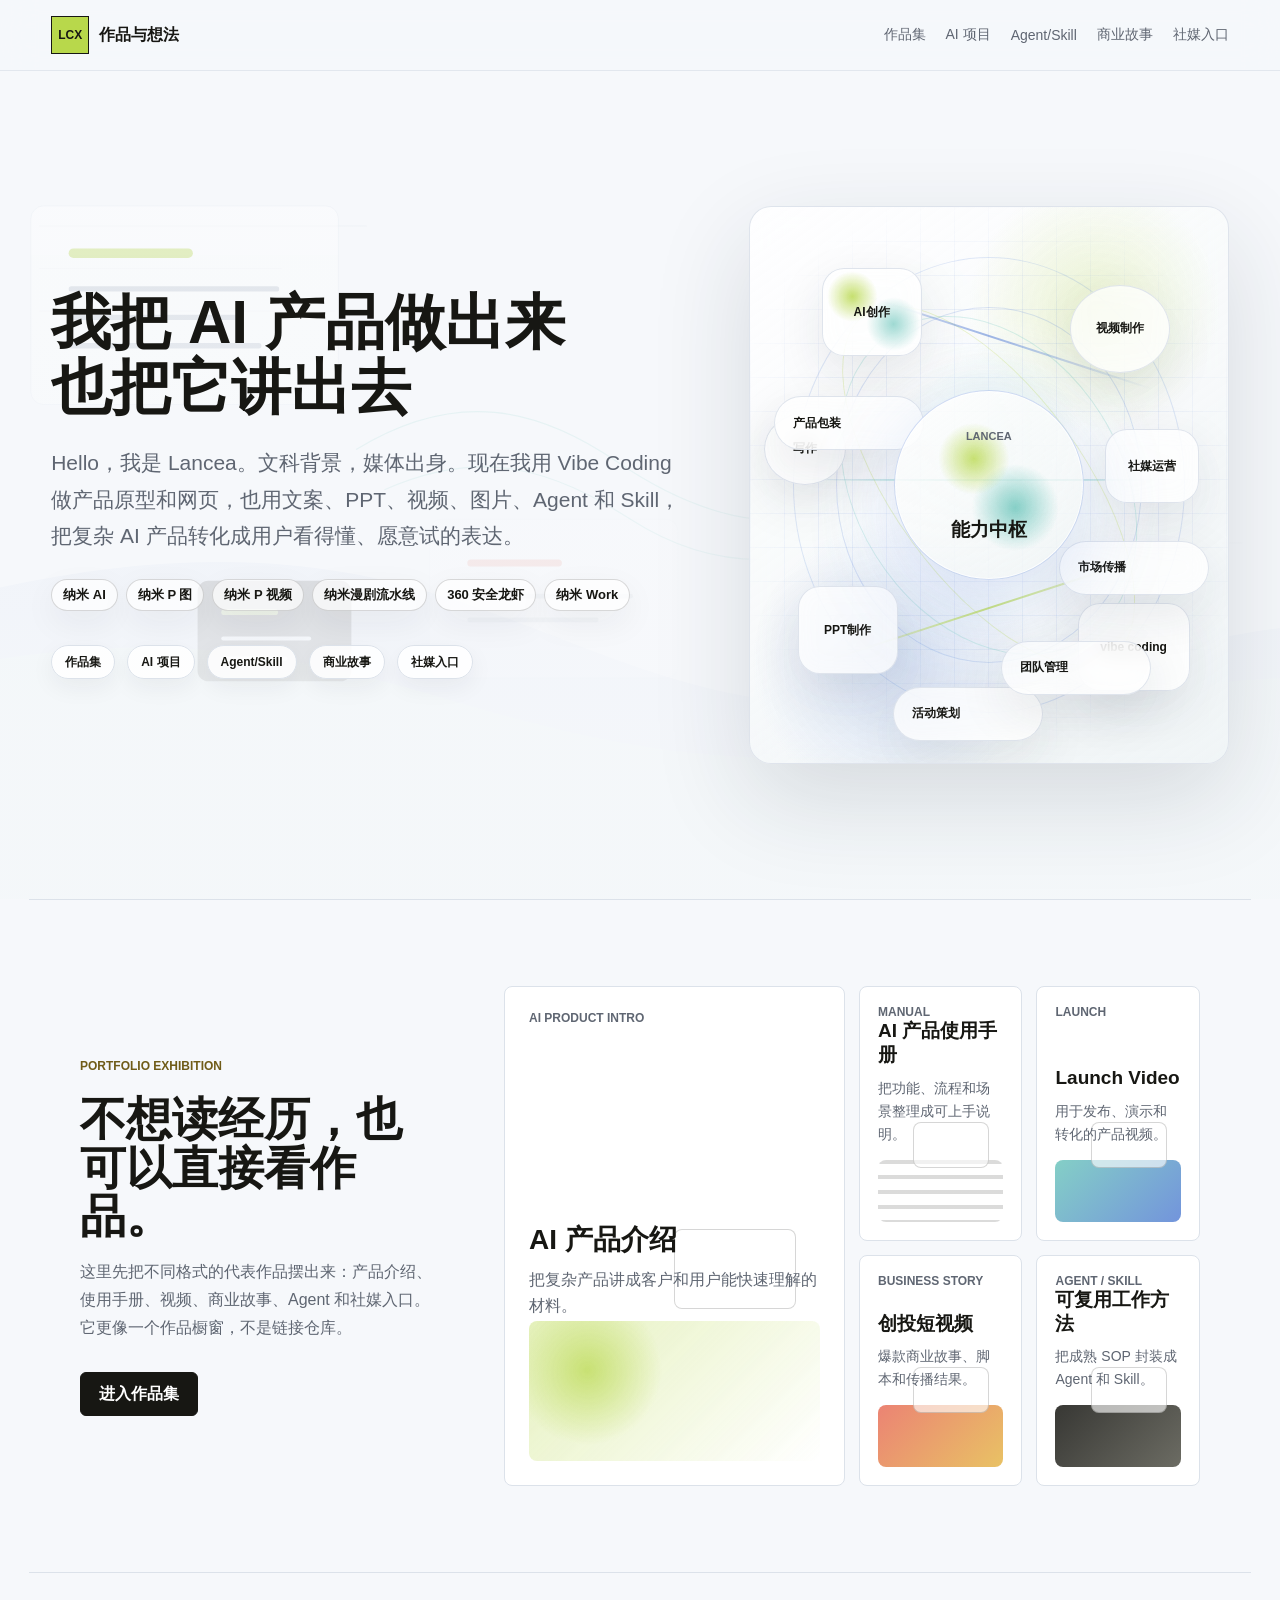
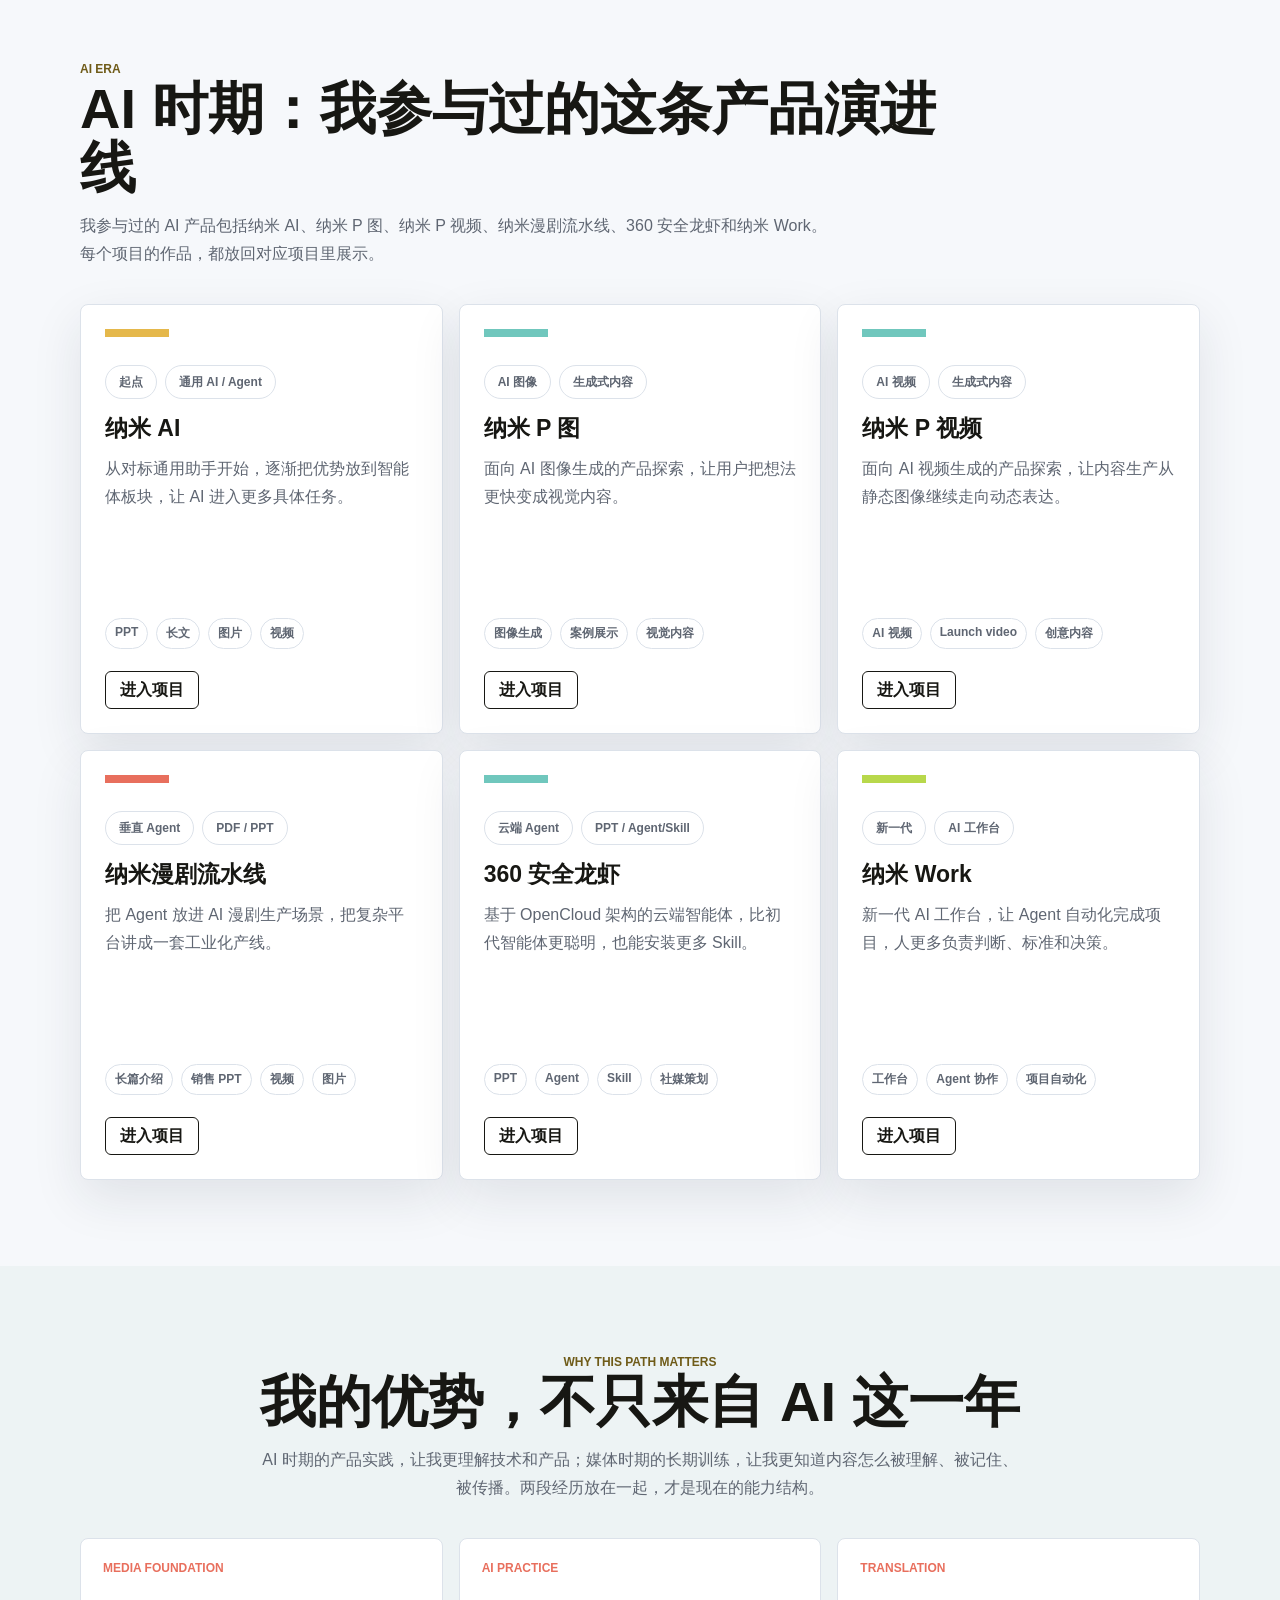
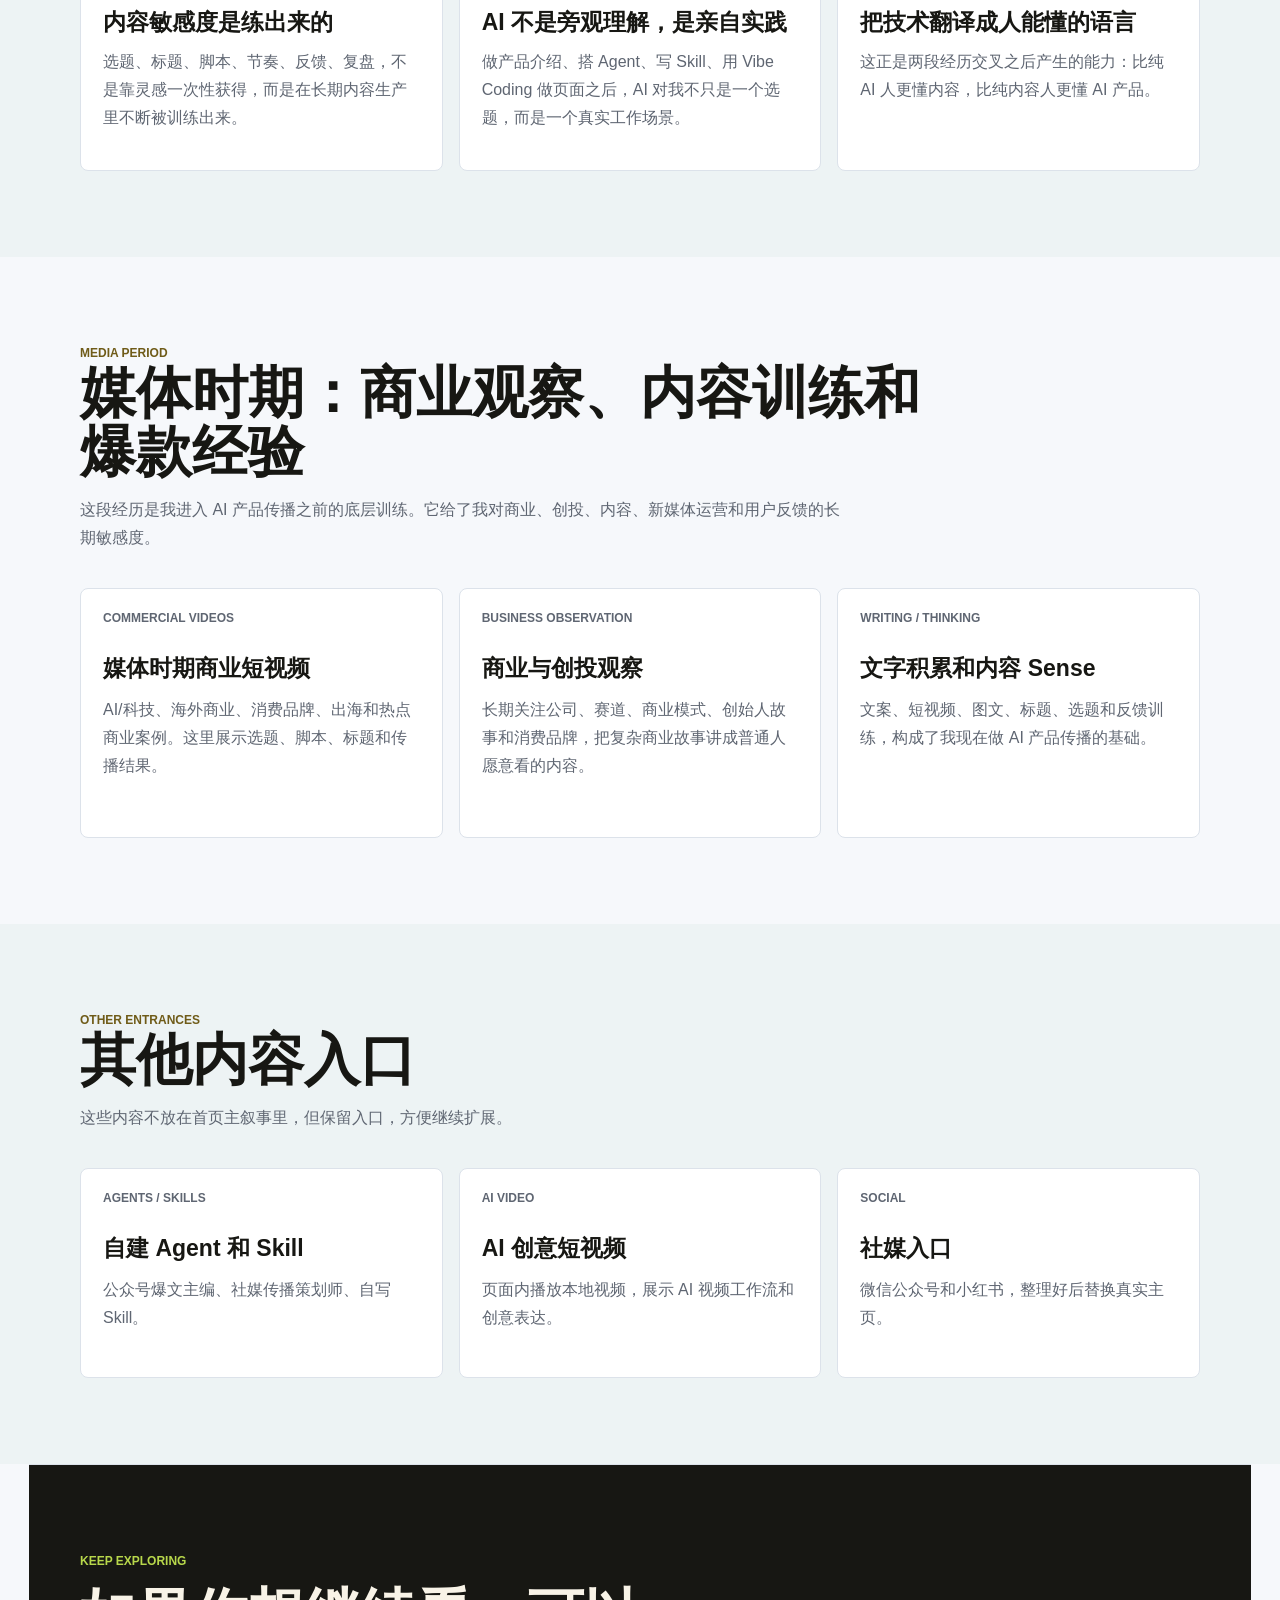
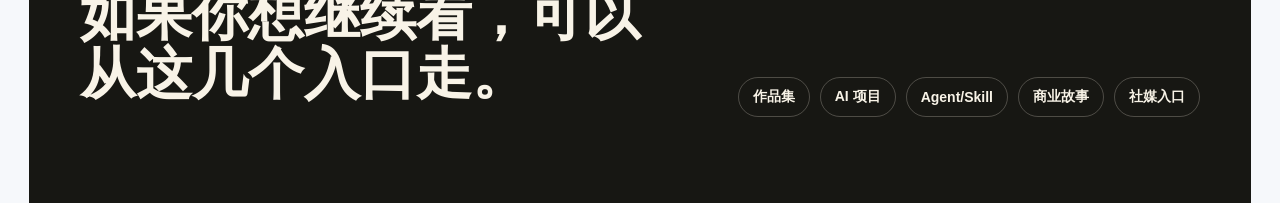
<file: index.html>
<!doctype html>
<html lang="zh-CN">
  <head>
    <meta charset="utf-8" />
    <meta name="viewport" content="width=device-width, initial-scale=1" />
    <title>作品与想法 | 我把 AI 产品做出来 也把它讲出去</title>
    <meta
      name="description"
      content="一个展示 AI 产品传播、Vibe Coding、短视频、文案、PPT、Agent、Skill 和个人想法的作品中枢。"
    />
    <meta property="og:type" content="website" />
    <meta property="og:title" content="作品与想法 | 我把 AI 产品做出来 也把它讲出去" />
    <meta property="og:description" content="AI 产品传播、Vibe Coding、商业短视频、Agent/Skill 和个人作品集。" />
    <meta property="og:image" content="./assets/images/og-card.svg" />
    <meta name="twitter:card" content="summary_large_image" />
    <meta name="twitter:title" content="作品与想法 | 我把 AI 产品做出来 也把它讲出去" />
    <meta name="twitter:description" content="AI 产品传播、Vibe Coding、商业短视频、Agent/Skill 和个人作品集。" />
    <meta name="twitter:image" content="./assets/images/og-card.svg" />
    <link rel="stylesheet" href="./styles.css?v=20260629-trim-video" />
  </head>
  <body>
    <header class="site-header">
      <a class="brand" href="./index.html" aria-label="回到首页">
        <span class="brand-mark">LCX</span>
        <span class="brand-text">作品与想法</span>
      </a>
      <nav class="nav" aria-label="主导航">
        <a href="./portfolio.html">作品集</a>
        <a href="#ai-era">AI 项目</a>
        <a href="./systems.html">Agent/Skill</a>
        <a href="#media-foundation">商业故事</a>
        <a href="./social.html">社媒入口</a>
      </nav>
    </header>

    <main id="top">
      <section class="hero section-band hero-simple" data-home-hero>
        <div class="hero-copy">
          <h1 data-title></h1>
          <p class="hero-subtitle" data-subtitle></p>
          <div class="hero-projects" aria-label="参与过的 AI 产品">
            <span>纳米 AI</span>
            <span>纳米 P 图</span>
            <span>纳米 P 视频</span>
            <span>纳米漫剧流水线</span>
            <span>360 安全龙虾</span>
            <span>纳米 Work</span>
          </div>
          <div class="signal-row" aria-label="能力标签" data-home-signals></div>
        </div>
        <aside class="hero-ai-motion" aria-label="AI 动态视觉背景">
          <div class="ai-orbit orbit-one"></div>
          <div class="ai-orbit orbit-two"></div>
          <div class="ai-orbit orbit-three"></div>
          <div class="ai-core">
            <span>LANCEA</span>
            <strong>能力中枢</strong>
          </div>
          <div class="ai-flow flow-one"></div>
          <div class="ai-flow flow-two"></div>
          <div class="ai-flow flow-three"></div>
          <div class="ai-node node-image"><span>AI创作</span></div>
          <div class="ai-node node-video"><span>视频制作</span></div>
          <div class="ai-node node-doc"><span>PPT制作</span></div>
          <div class="ai-node node-agent"><span>vibe coding</span></div>
          <div class="ai-node node-writing"><span>写作</span></div>
          <div class="ai-node node-social"><span>社媒运营</span></div>
          <div class="ai-panel panel-one"><span>产品包装</span></div>
          <div class="ai-panel panel-two"><span>市场传播</span></div>
          <div class="ai-panel panel-three"><span>活动策划</span></div>
          <div class="ai-panel panel-four"><span>团队管理</span></div>
        </aside>
      </section>

      <section class="section portfolio-callout" data-home-callout>
        <div class="callout-copy">
          <p class="eyebrow" data-eyebrow></p>
          <h2 data-title></h2>
          <p data-text></p>
          <a class="button primary" data-link href="./portfolio.html"></a>
        </div>
        <div class="portfolio-preview-grid" data-home-portfolio-visuals></div>
      </section>

      <section id="ai-era" class="section">
        <div class="section-heading" data-home-ai-heading>
          <p class="eyebrow" data-eyebrow></p>
          <h2 data-title></h2>
          <p data-text></p>
        </div>
        <div class="project-grid" data-home-ai-grid></div>
      </section>

      <section class="section section-band subtle bridge-section">
        <div class="section-heading split" data-home-bridge-heading>
          <div>
            <p class="eyebrow" data-eyebrow></p>
            <h2 data-title></h2>
          </div>
          <p data-text></p>
        </div>
        <div class="bridge-grid" data-home-bridge-grid></div>
      </section>

      <section id="media-foundation" class="section">
        <div class="section-heading" data-home-media-heading>
          <p class="eyebrow" data-eyebrow></p>
          <h2 data-title></h2>
          <p data-text></p>
        </div>
        <div class="entry-grid media-grid" data-home-media-grid></div>
      </section>

      <section class="section section-band subtle">
        <div class="section-heading" data-home-other-heading>
          <p class="eyebrow" data-eyebrow></p>
          <h2 data-title></h2>
          <p data-text></p>
        </div>
        <div class="entry-grid" data-home-other-grid></div>
      </section>
    </main>

    <script src="./content.js?v=20260629-trim-video"></script>
    <script src="./render.js?v=20260629-trim-video"></script>
  </body>
</html>
</file>
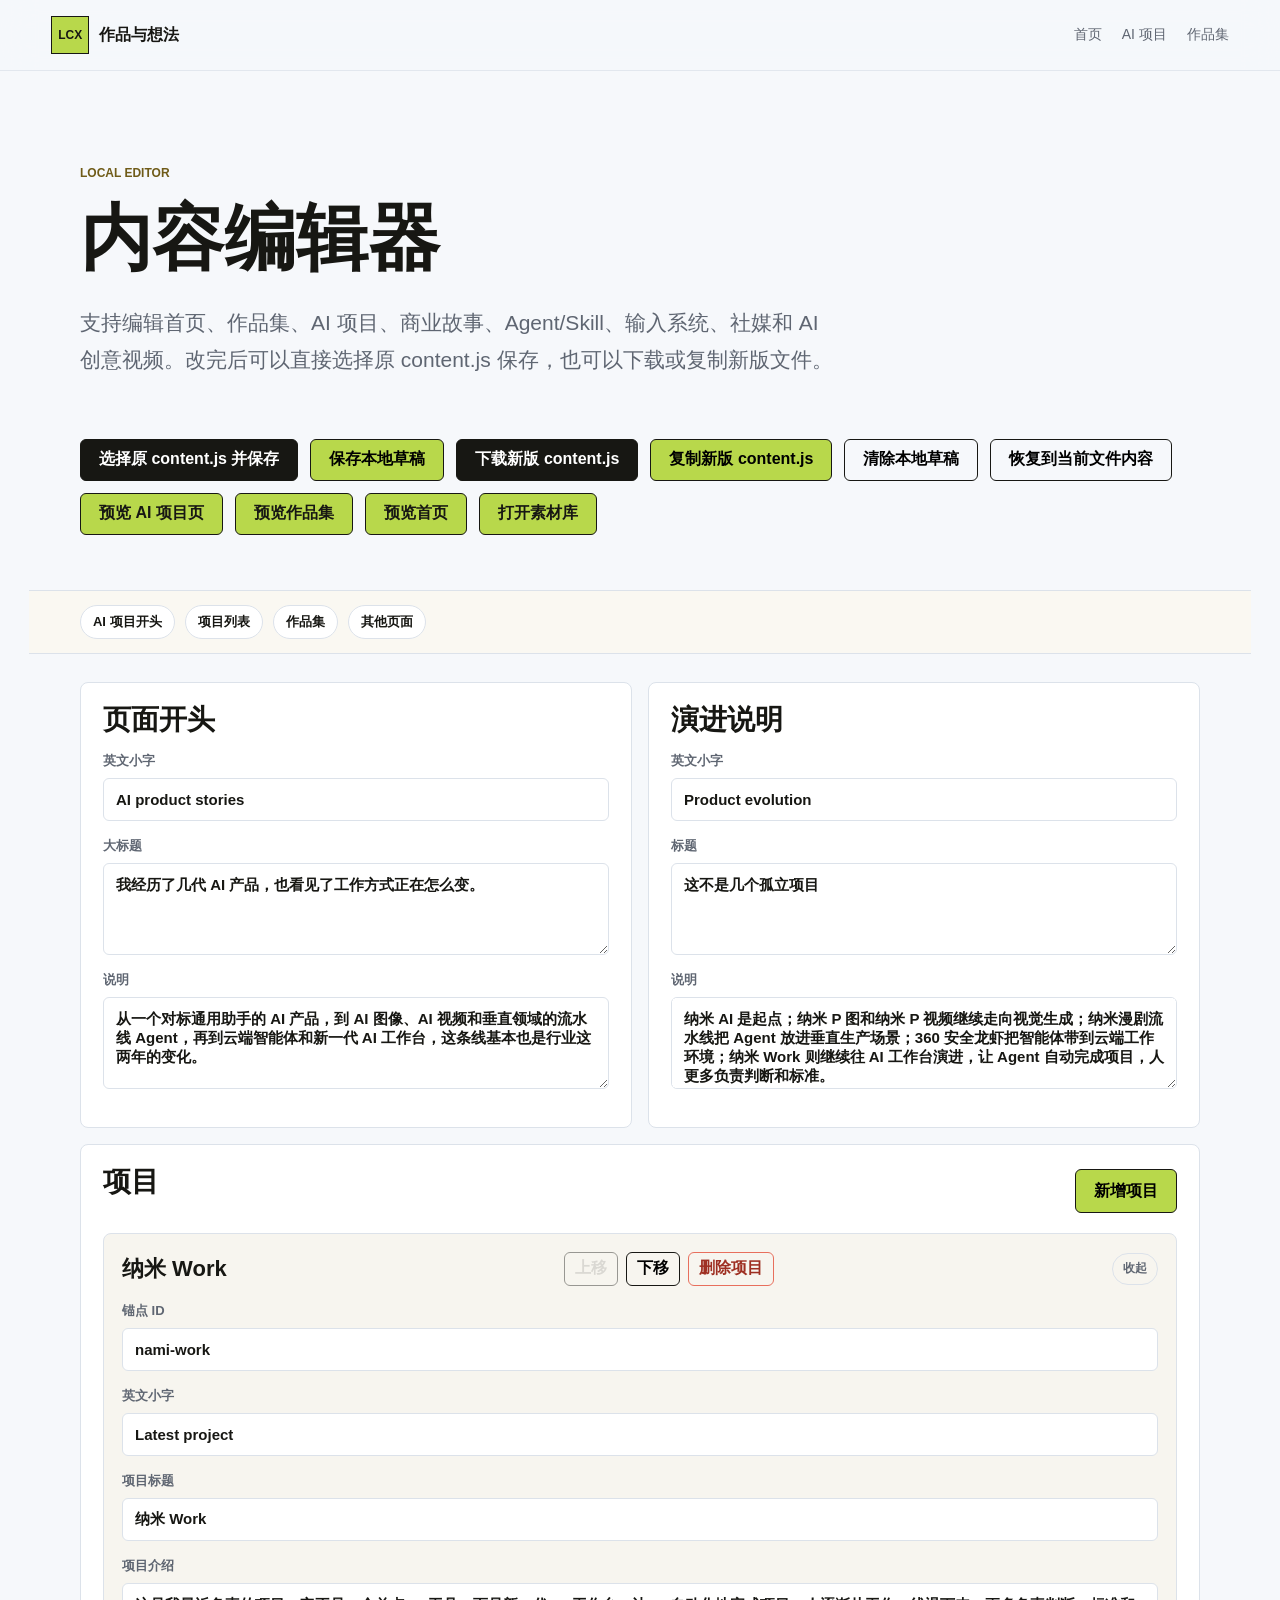
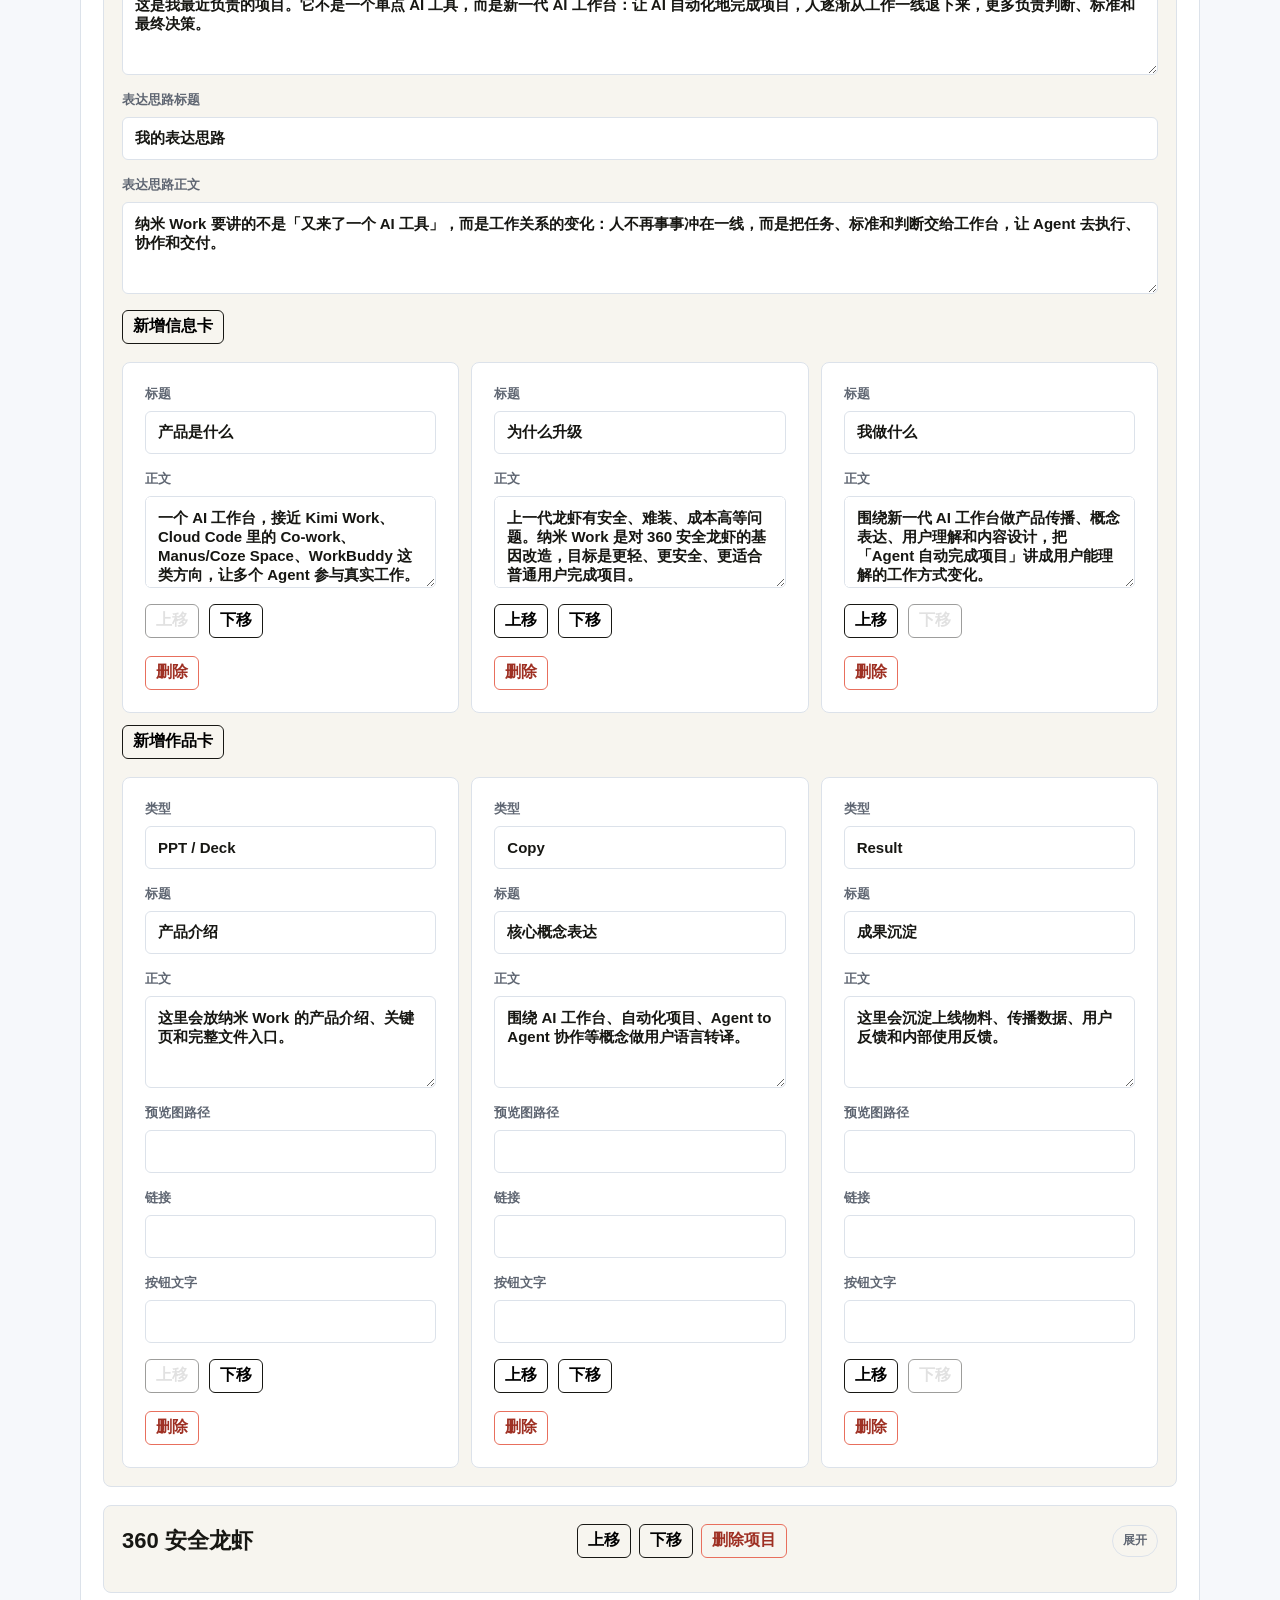
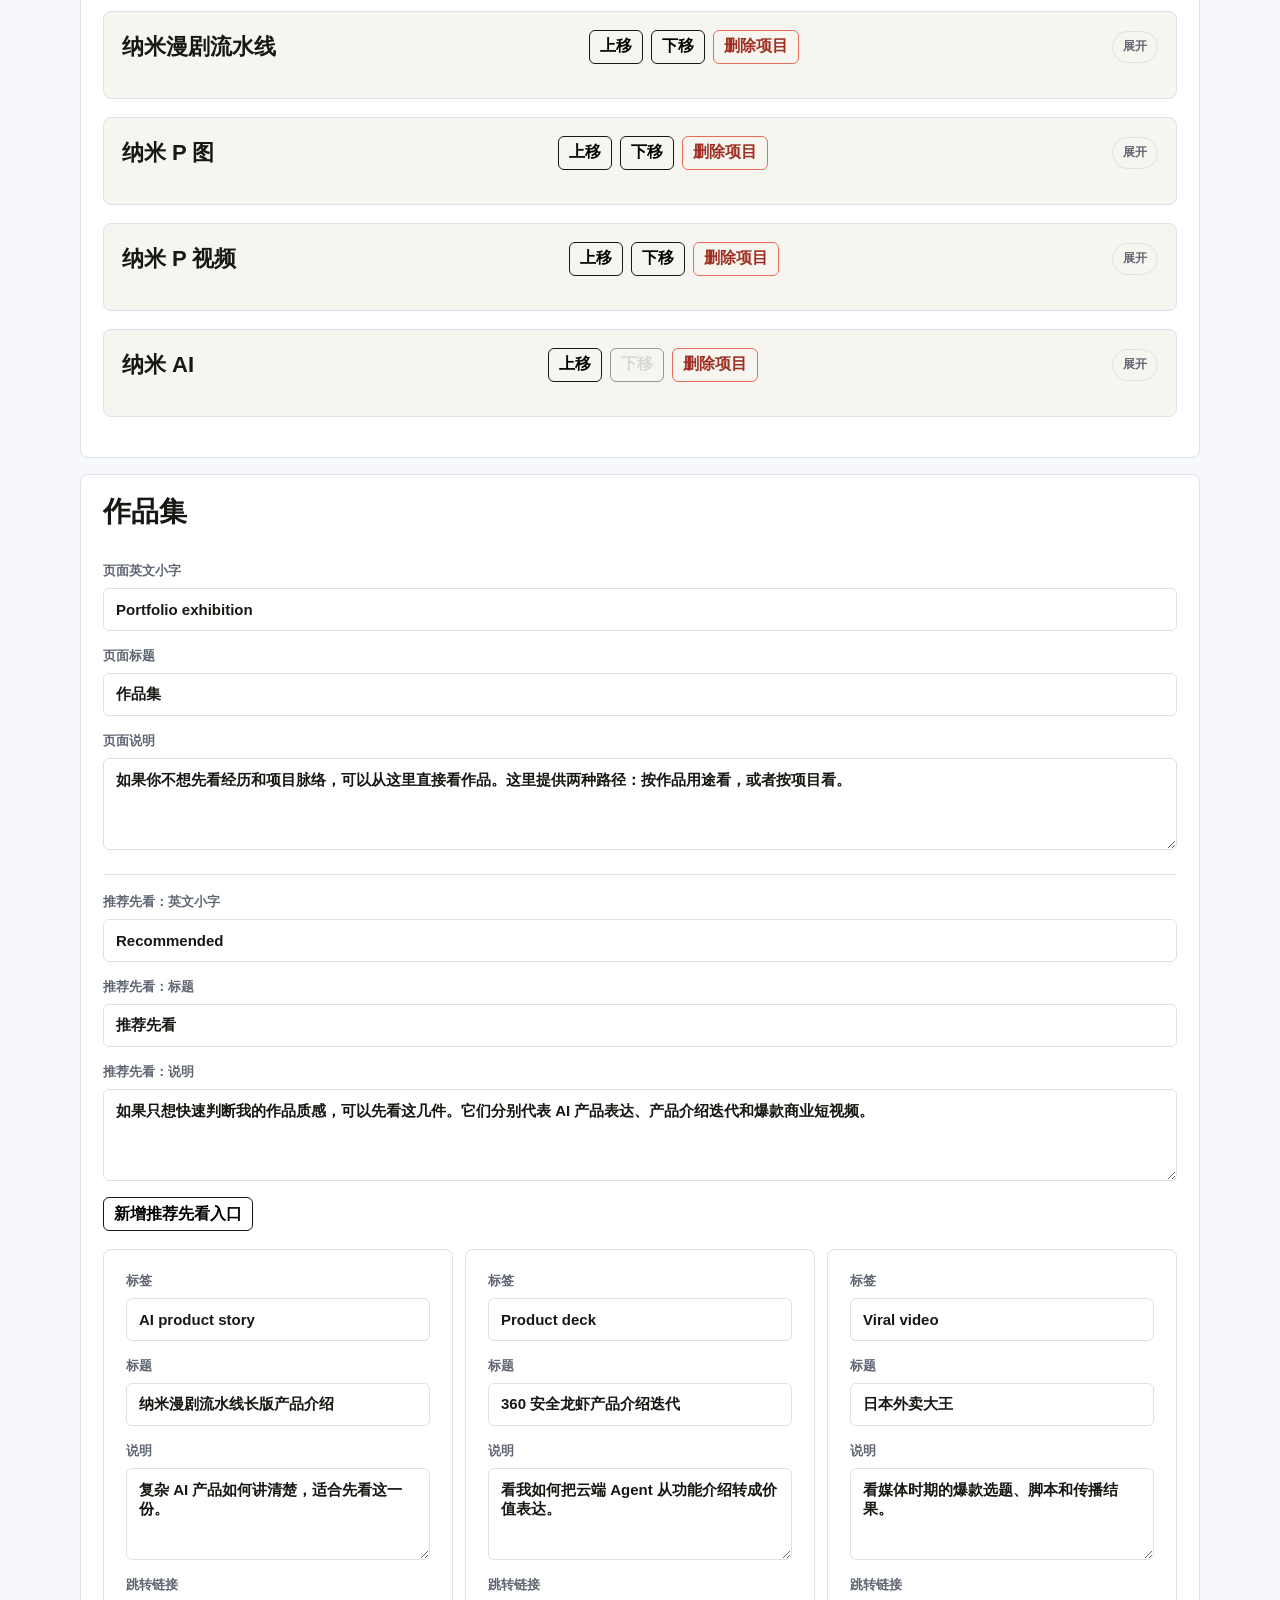
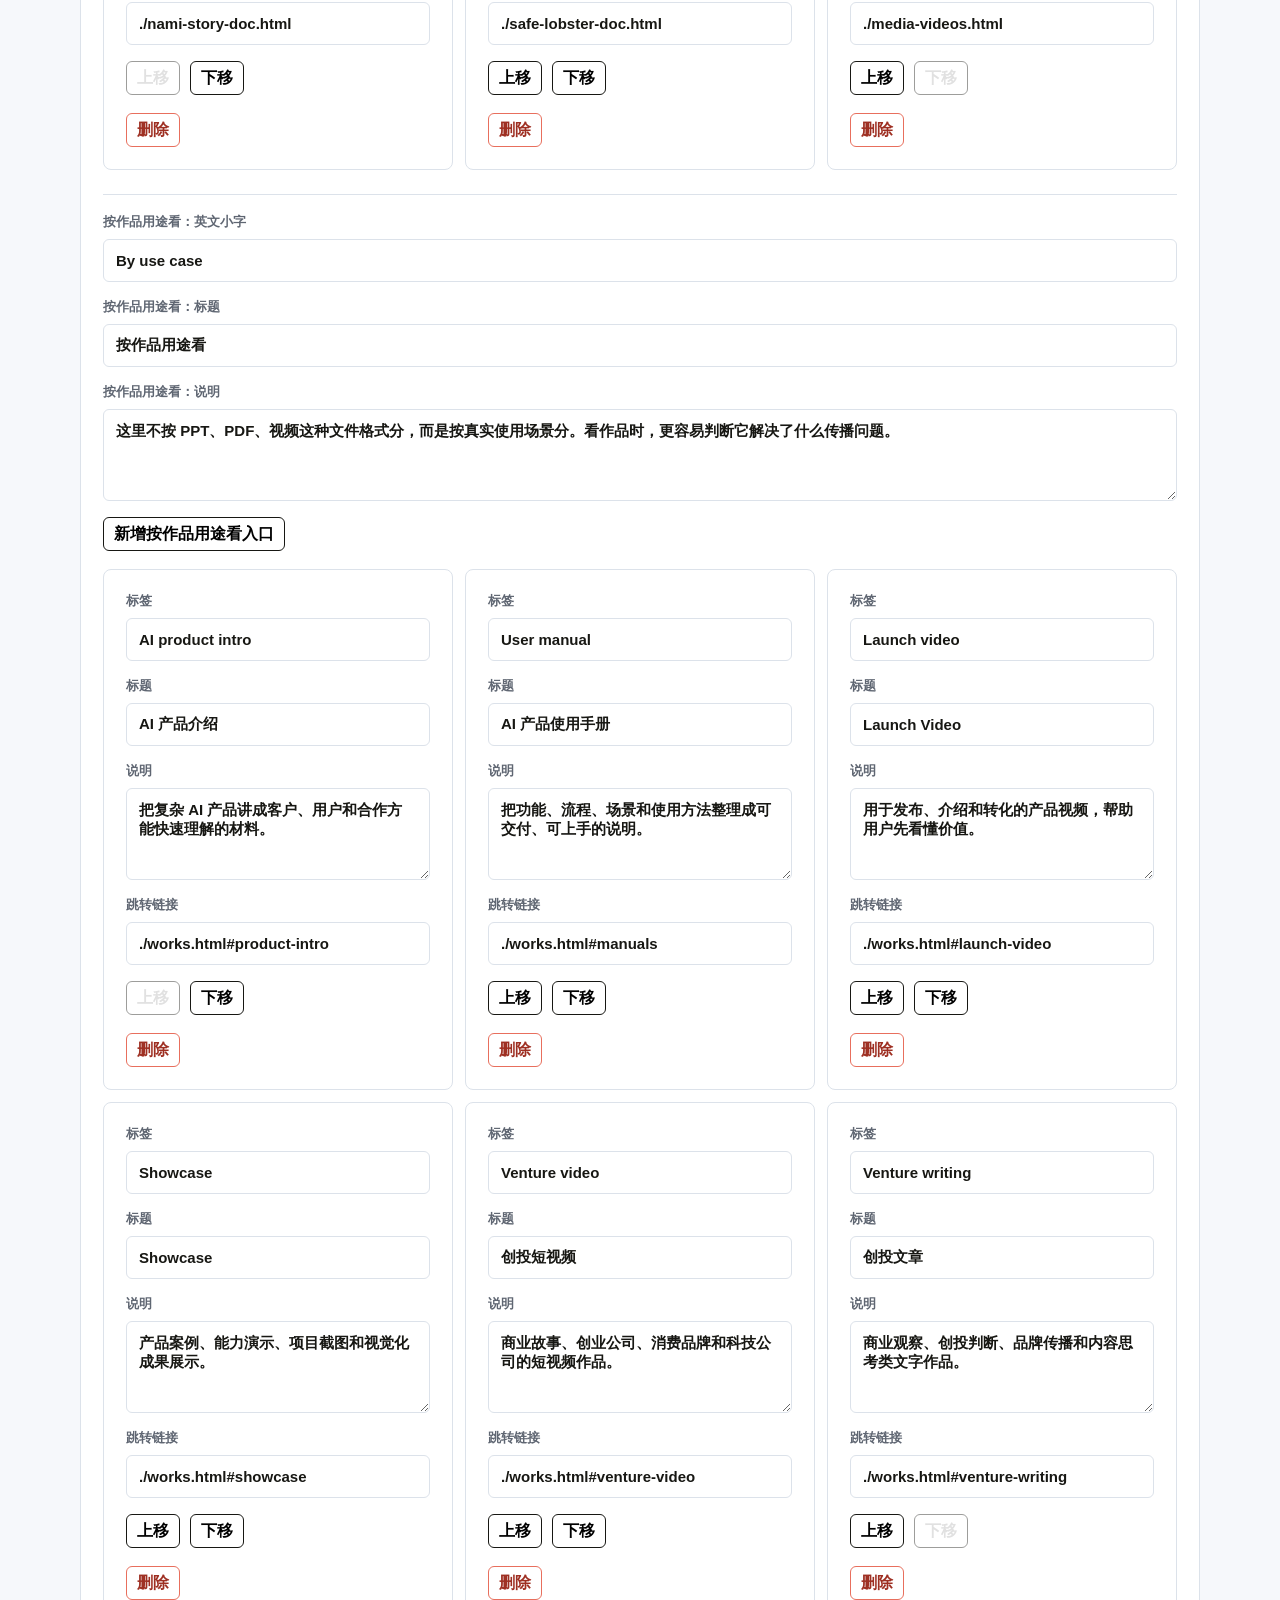
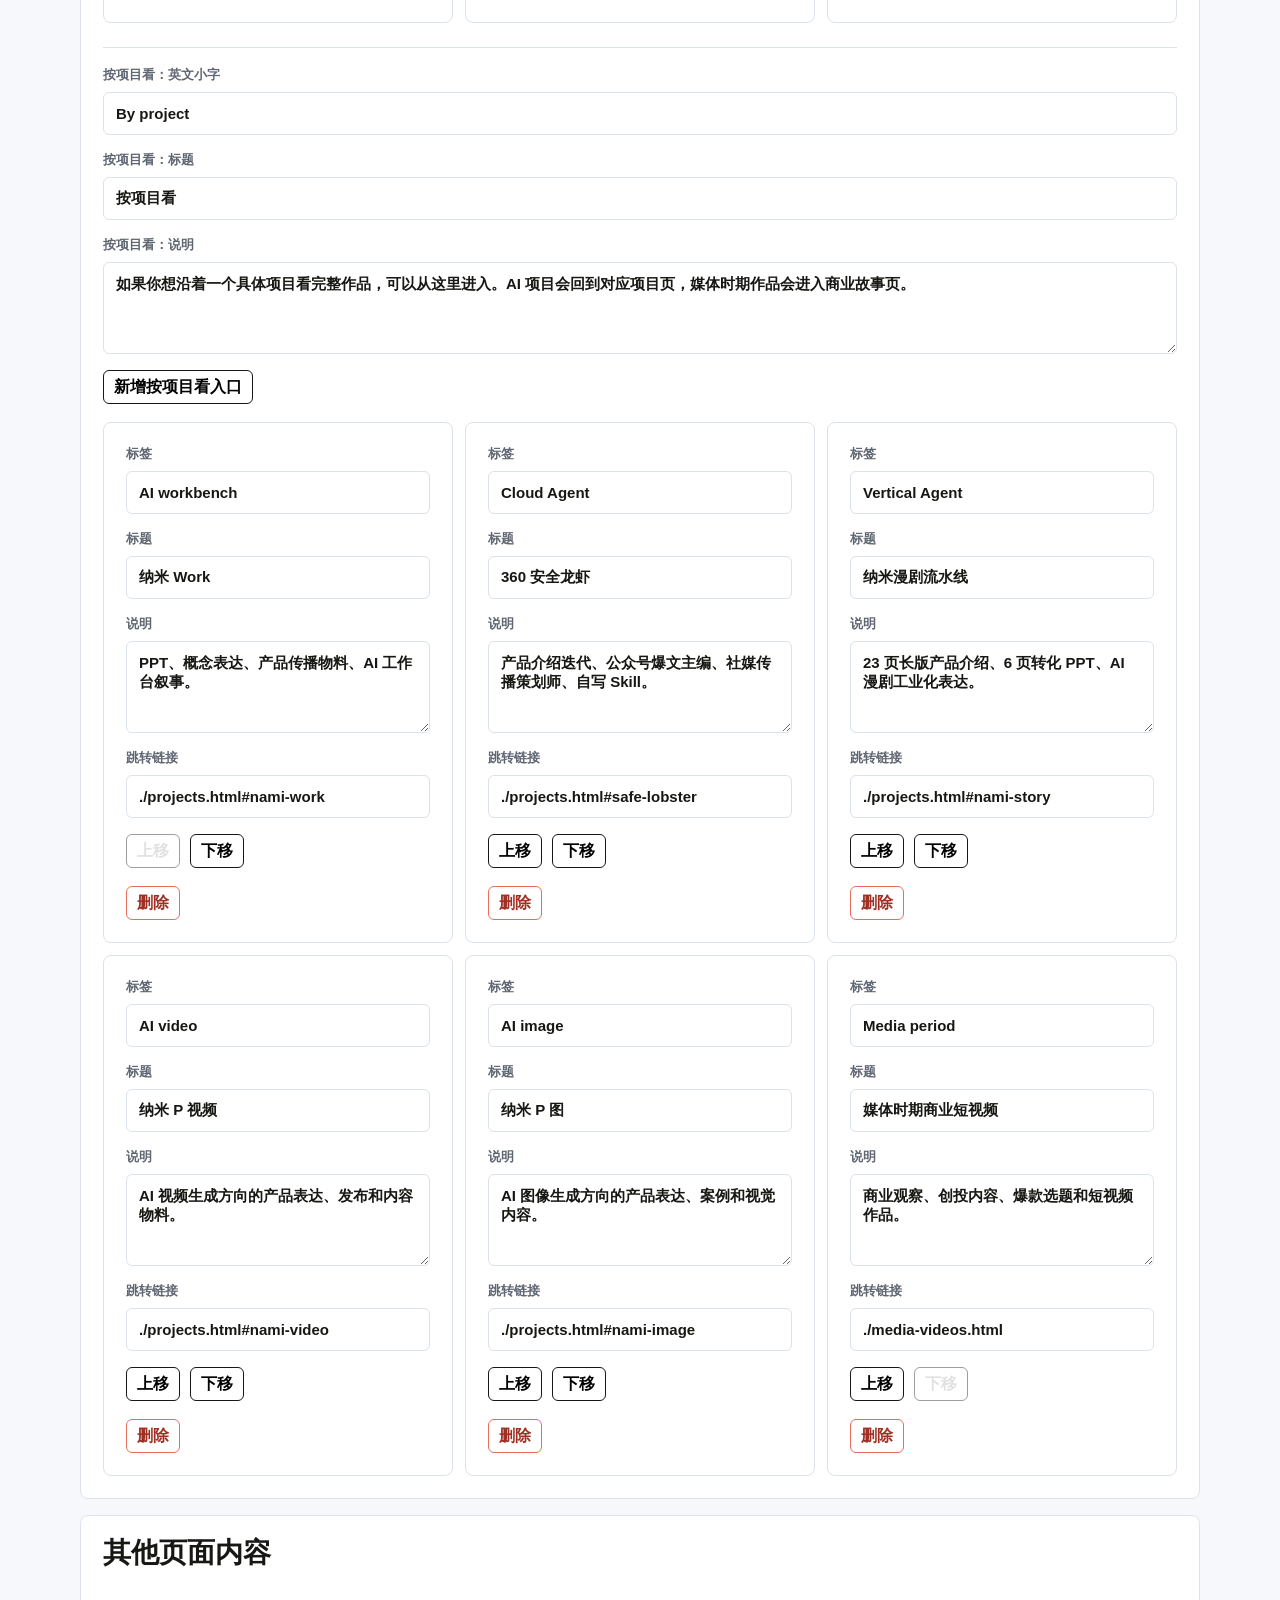
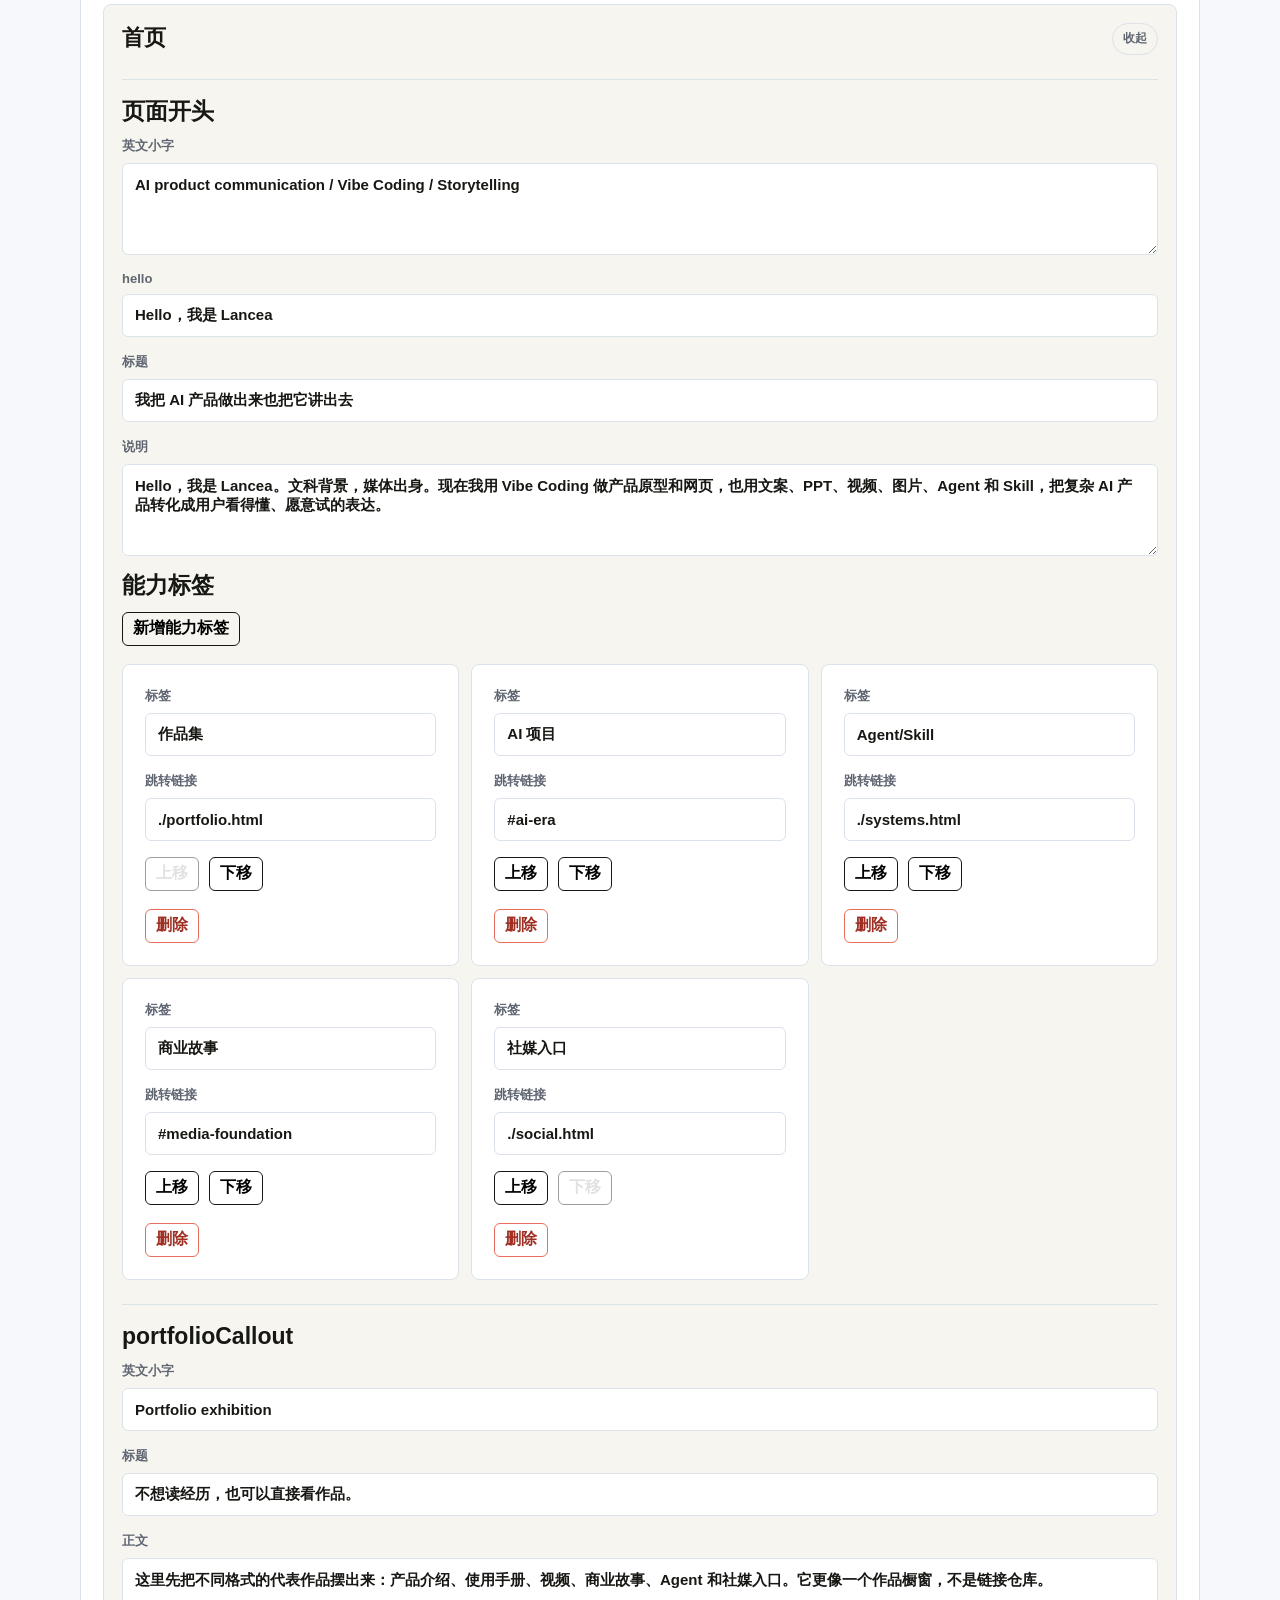
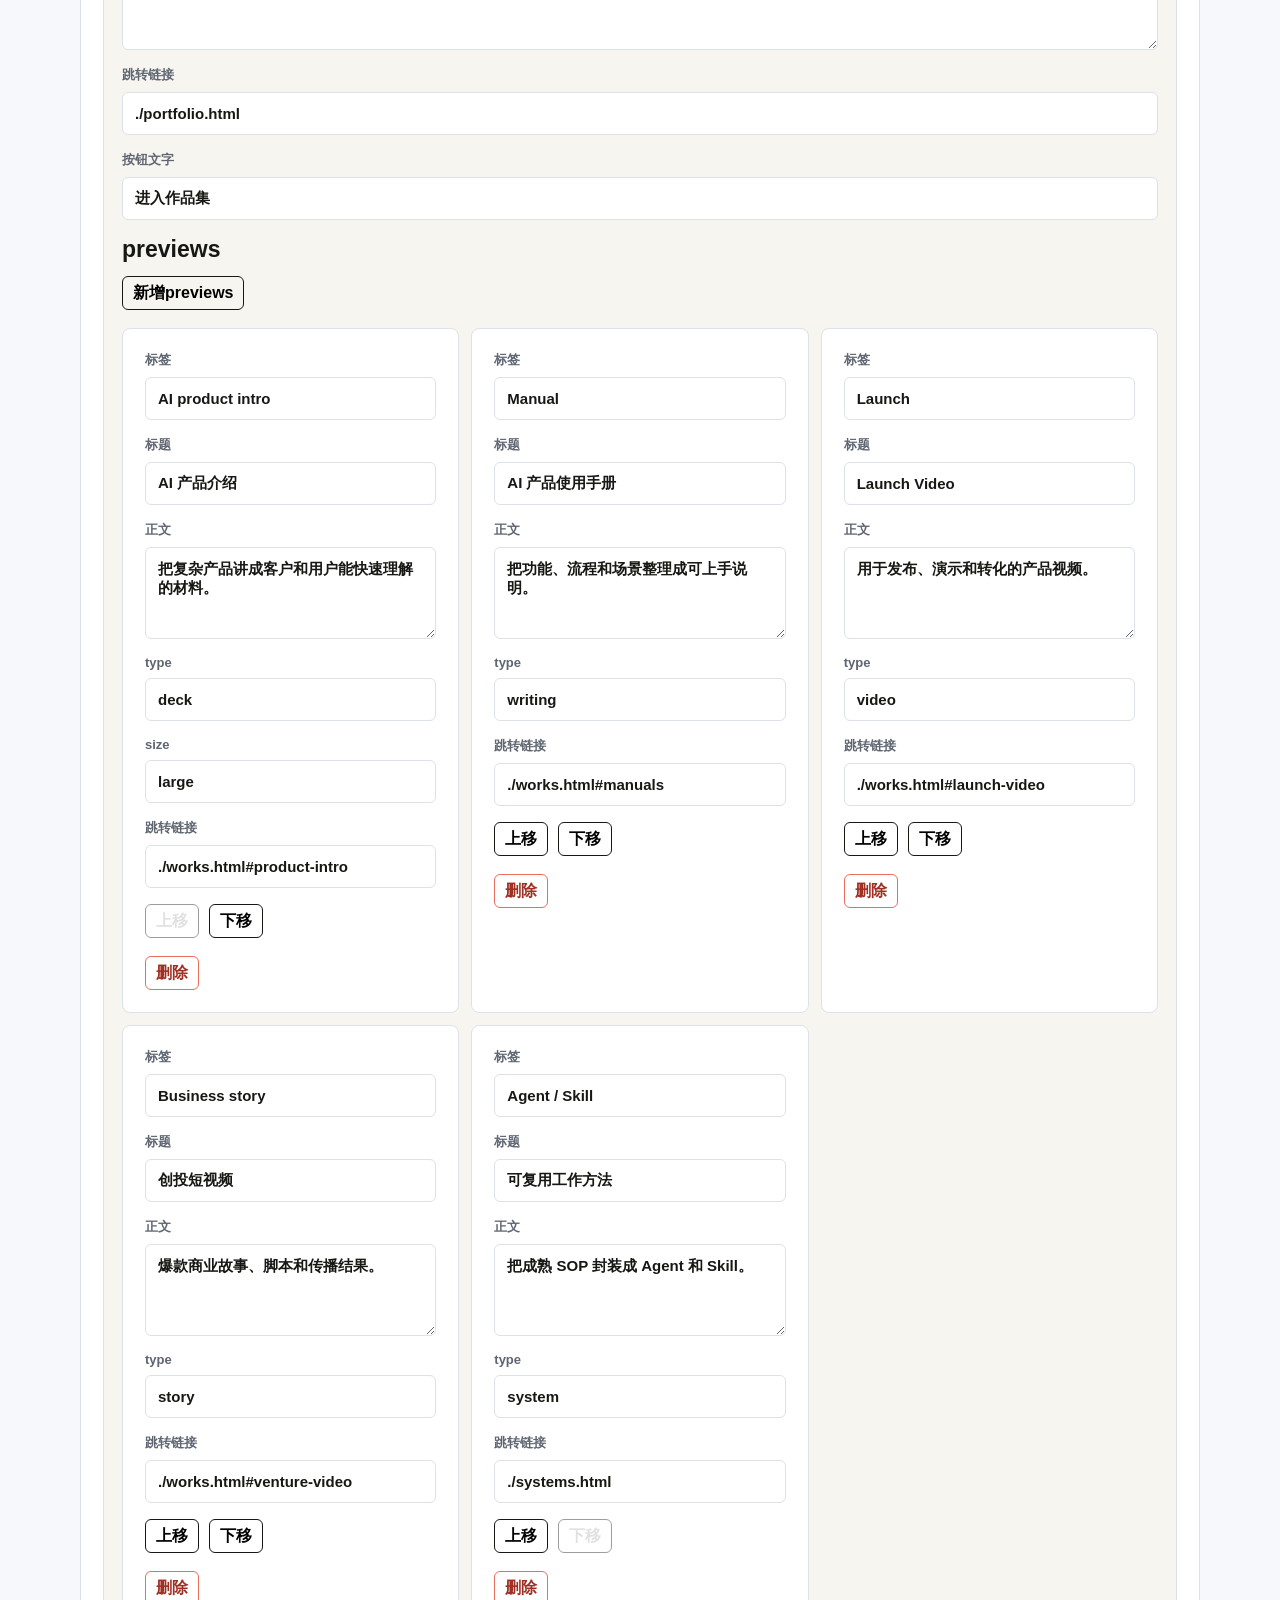
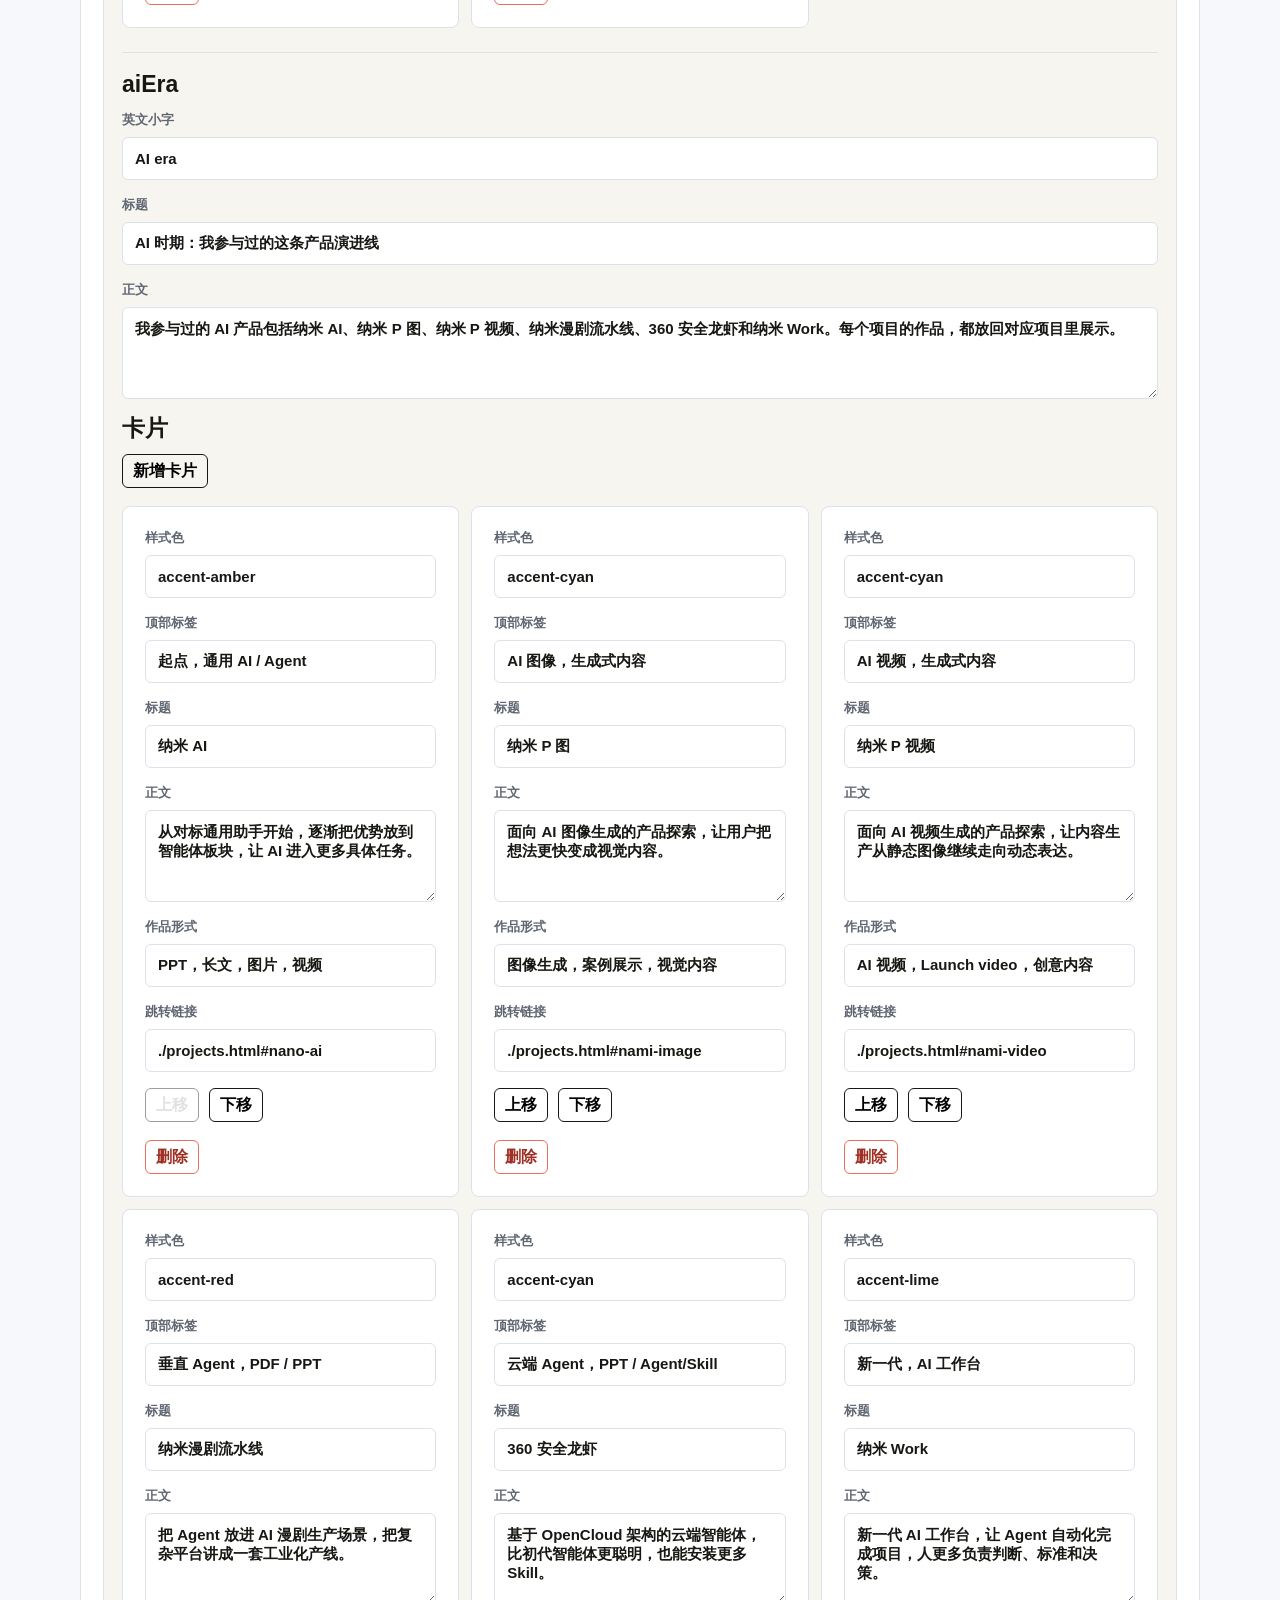
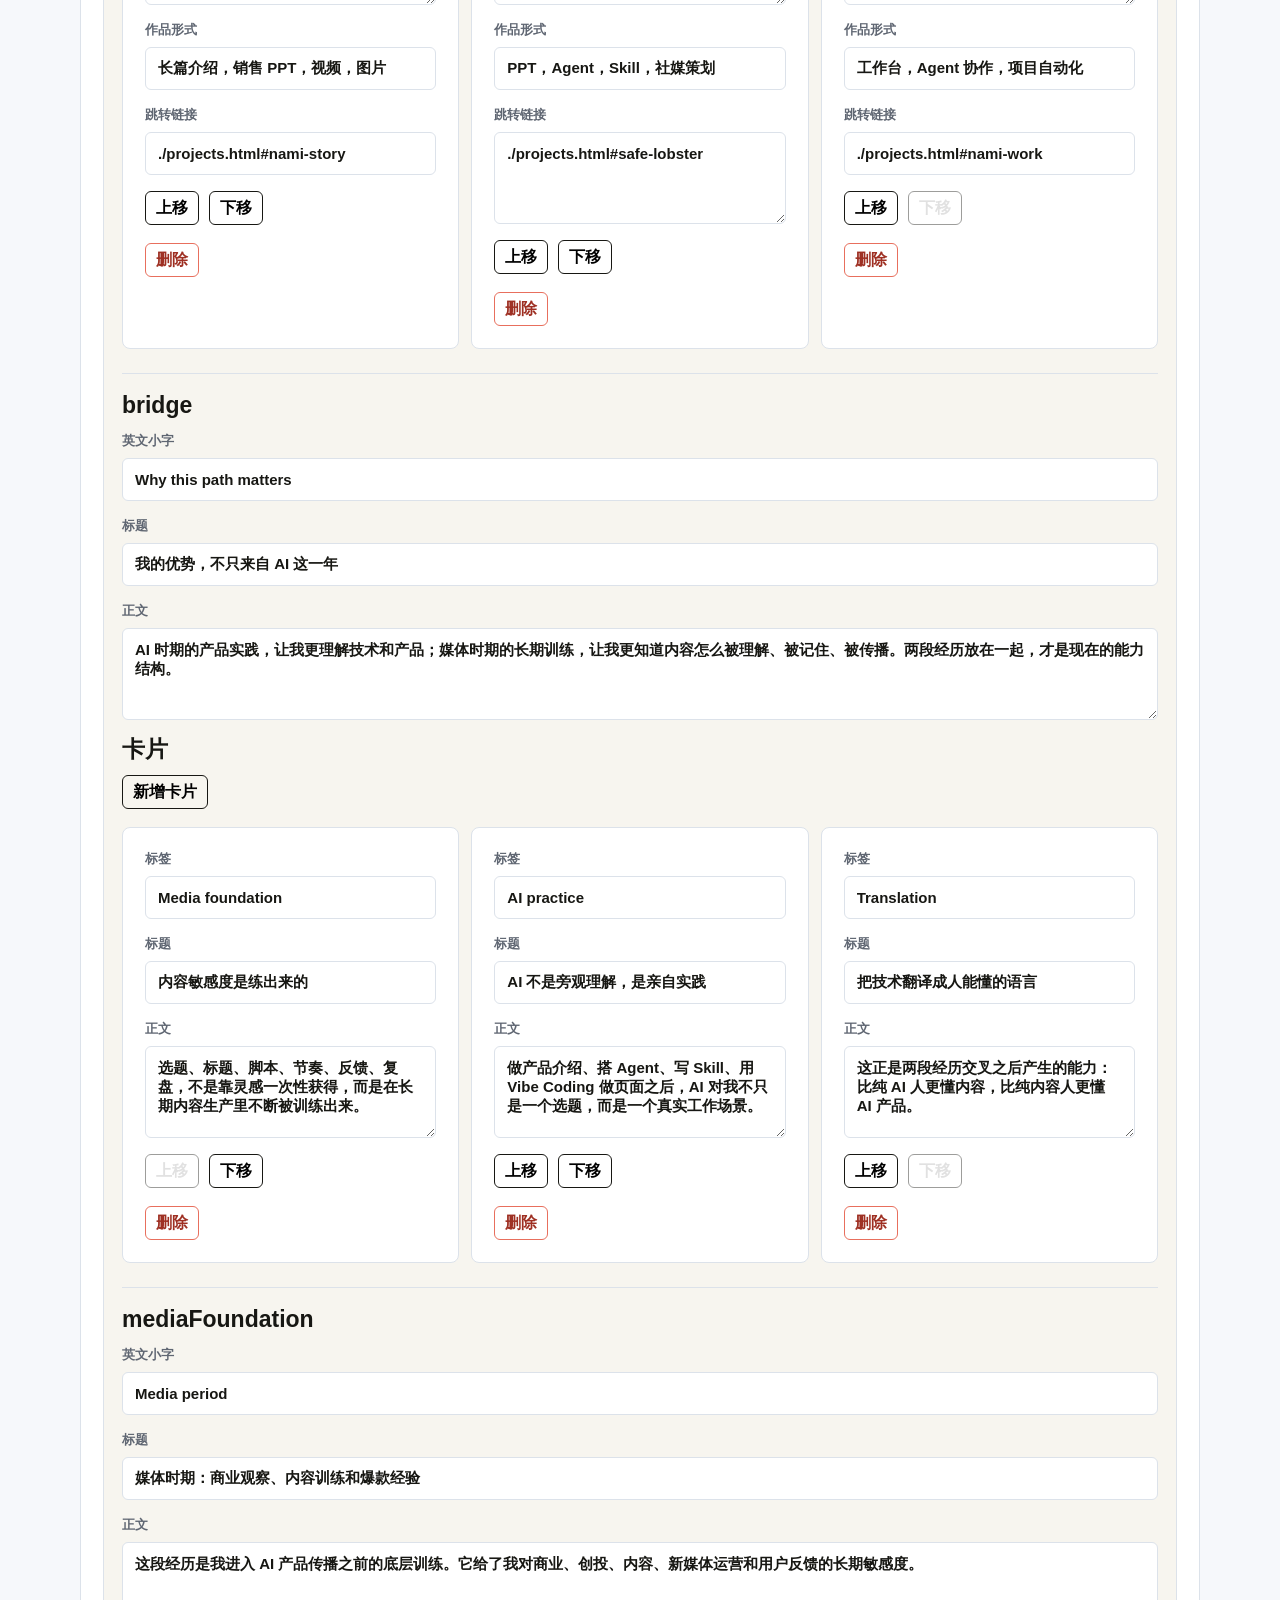
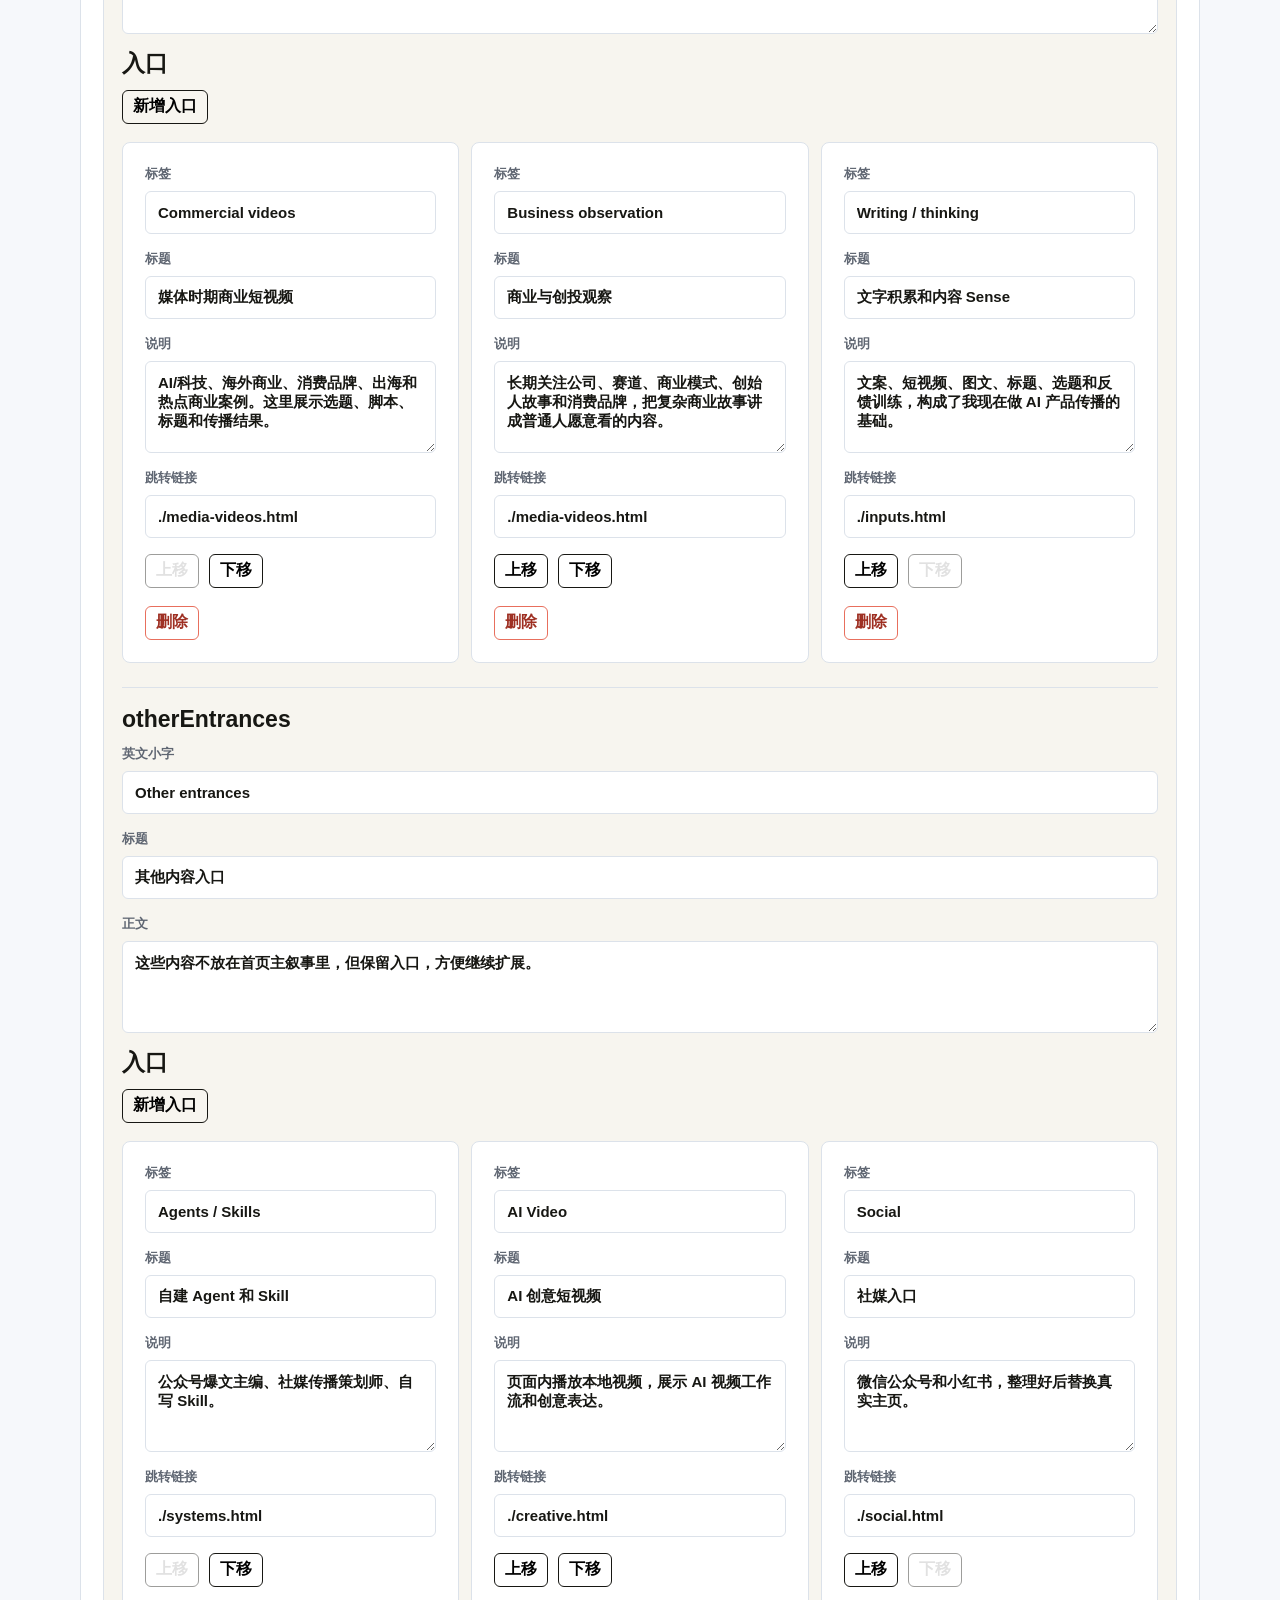
<file: admin.html>
<!doctype html>
<html lang="zh-CN">
  <head>
    <meta charset="utf-8" />
    <meta name="viewport" content="width=device-width, initial-scale=1" />
    <title>内容编辑器 | 作品与想法</title>
    <link rel="stylesheet" href="./styles.css?v=20260629-trim-video" />
    <link rel="stylesheet" href="./admin.css" />
  </head>
  <body>
    <header class="site-header">
      <a class="brand" href="./index.html"><span class="brand-mark">LCX</span><span class="brand-text">作品与想法</span></a>
      <nav class="nav"><a href="./index.html">首页</a><a href="./projects.html">AI 项目</a><a href="./portfolio.html">作品集</a></nav>
    </header>

    <main class="admin-shell">
      <section class="page-hero section">
        <p class="eyebrow">Local editor</p>
        <h1>内容编辑器</h1>
        <p class="hero-subtitle">支持编辑首页、作品集、AI 项目、商业故事、Agent/Skill、输入系统、社媒和 AI 创意视频。改完后可以直接选择原 content.js 保存，也可以下载或复制新版文件。</p>
      </section>

      <section class="section admin-actions">
        <button class="button primary" id="saveToContent">选择原 content.js 并保存</button>
        <button class="button secondary" id="saveDraft">保存本地草稿</button>
        <button class="button primary" id="downloadContent">下载新版 content.js</button>
        <button class="button secondary" id="copyContent">复制新版 content.js</button>
        <button class="button ghost" id="clearDraft">清除本地草稿</button>
        <button class="button ghost" id="resetContent">恢复到当前文件内容</button>
        <a class="button secondary" href="./projects.html" target="_blank" rel="noreferrer">预览 AI 项目页</a>
        <a class="button secondary" href="./portfolio.html" target="_blank" rel="noreferrer">预览作品集</a>
        <a class="button secondary" href="./index.html" target="_blank" rel="noreferrer">预览首页</a>
        <a class="button secondary" href="./assets.html" target="_blank" rel="noreferrer">打开素材库</a>
        <p id="adminStatus" class="admin-status"></p>
      </section>

      <section class="section admin-toc" aria-label="编辑区导航">
        <a href="#edit-project-hero">AI 项目开头</a>
        <a href="#edit-project-list">项目列表</a>
        <a href="#edit-portfolio">作品集</a>
        <a href="#edit-pages">其他页面</a>
      </section>

      <section class="section admin-editor">
        <div class="admin-panel" id="edit-project-hero">
          <h2>页面开头</h2>
          <label>英文小字<input data-path="projectsPage.hero.eyebrow" /></label>
          <label>大标题<textarea data-path="projectsPage.hero.title"></textarea></label>
          <label>说明<textarea data-path="projectsPage.hero.subtitle"></textarea></label>
        </div>

        <div class="admin-panel">
          <h2>演进说明</h2>
          <label>英文小字<input data-path="projectsPage.evolution.eyebrow" /></label>
          <label>标题<textarea data-path="projectsPage.evolution.title"></textarea></label>
          <label>说明<textarea data-path="projectsPage.evolution.description"></textarea></label>
        </div>

        <div class="admin-panel wide" id="edit-project-list">
          <div class="admin-panel-head">
            <h2>项目</h2>
            <button class="button secondary" id="addProject">新增项目</button>
          </div>
          <div id="projectEditor"></div>
        </div>

        <div class="admin-panel wide" id="edit-portfolio">
          <div class="admin-panel-head">
            <h2>作品集</h2>
          </div>
          <div id="portfolioEditor"></div>
        </div>

        <div class="admin-panel wide" id="edit-pages">
          <div class="admin-panel-head">
            <h2>其他页面内容</h2>
          </div>
          <div id="pageContentEditor"></div>
        </div>
      </section>
    </main>

    <script src="./content.js"></script>
    <script src="./admin.js"></script>
  </body>
</html>
</file>
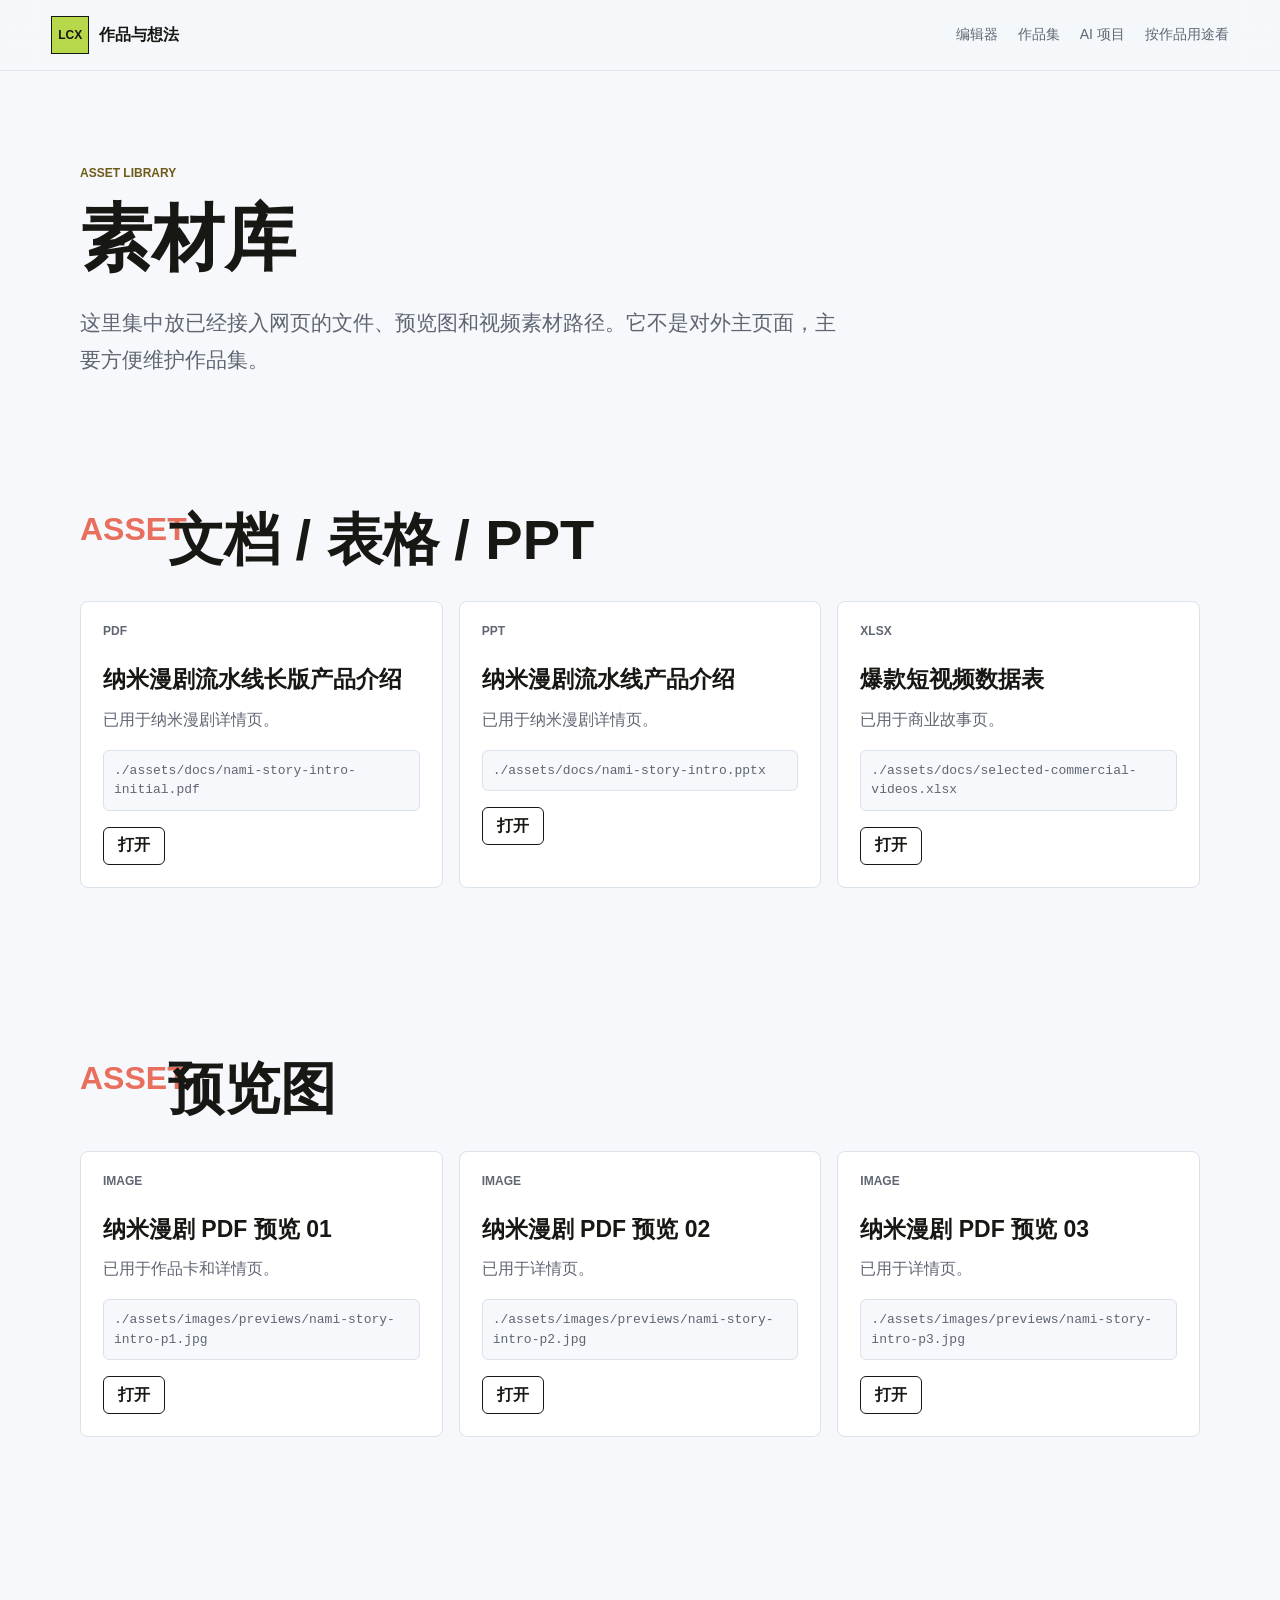
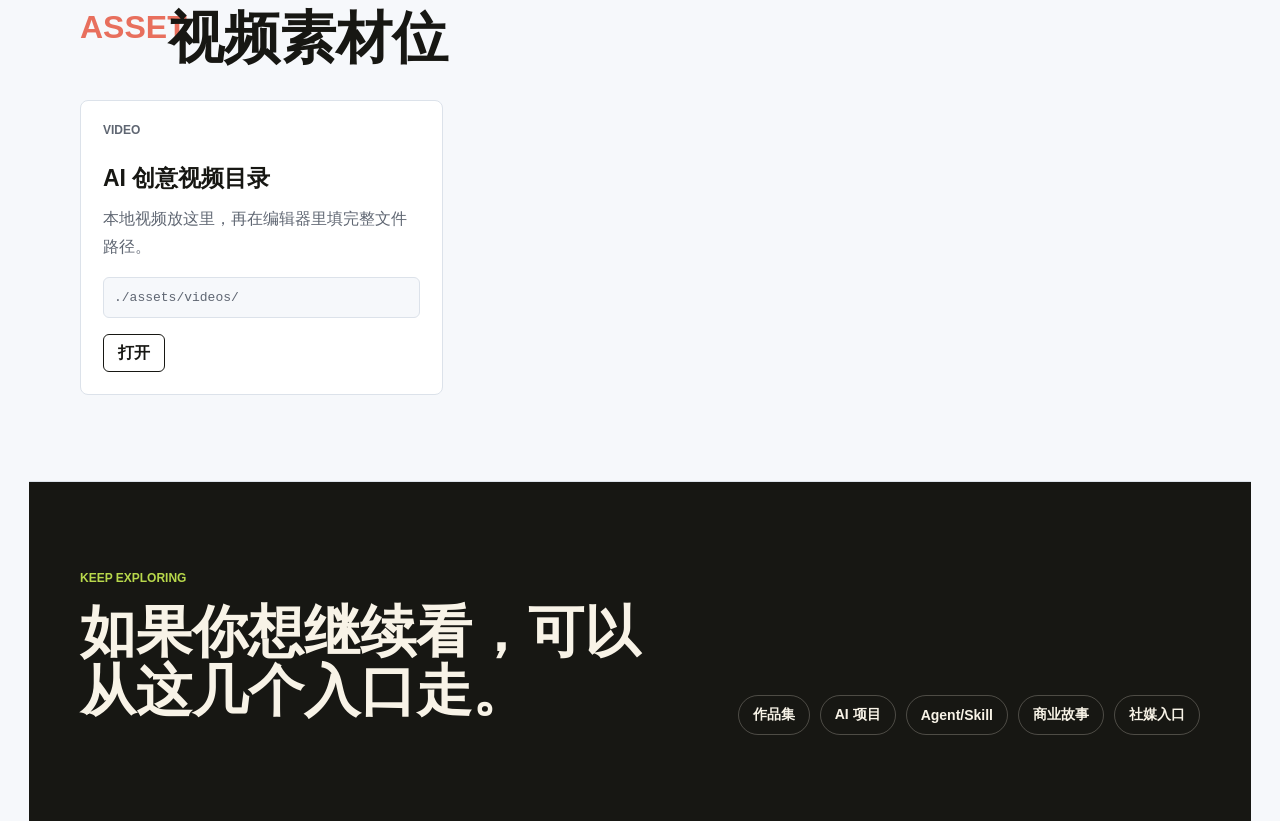
<file: assets.html>
<!doctype html>
<html lang="zh-CN">
  <head>
    <meta charset="utf-8" />
    <meta name="viewport" content="width=device-width, initial-scale=1" />
    <title>素材库 | 作品与想法</title>
    <link rel="stylesheet" href="./styles.css?v=20260629-trim-video" />
  </head>
  <body>
    <header class="site-header">
      <a class="brand" href="./index.html"><span class="brand-mark">LCX</span><span class="brand-text">作品与想法</span></a>
      <nav class="nav"><a href="./admin.html">编辑器</a><a href="./portfolio.html">作品集</a><a href="./projects.html">AI 项目</a><a href="./works.html">按作品用途看</a></nav>
    </header>

    <main>
      <section class="page-hero section" data-assets-hero>
        <p class="eyebrow" data-eyebrow></p>
        <h1 data-title></h1>
        <p class="hero-subtitle" data-subtitle></p>
      </section>

      <div data-assets-list></div>
    </main>
    <script src="./content.js?v=20260629-trim-video"></script>
    <script src="./render.js?v=20260629-trim-video"></script>
  </body>
</html>
</file>
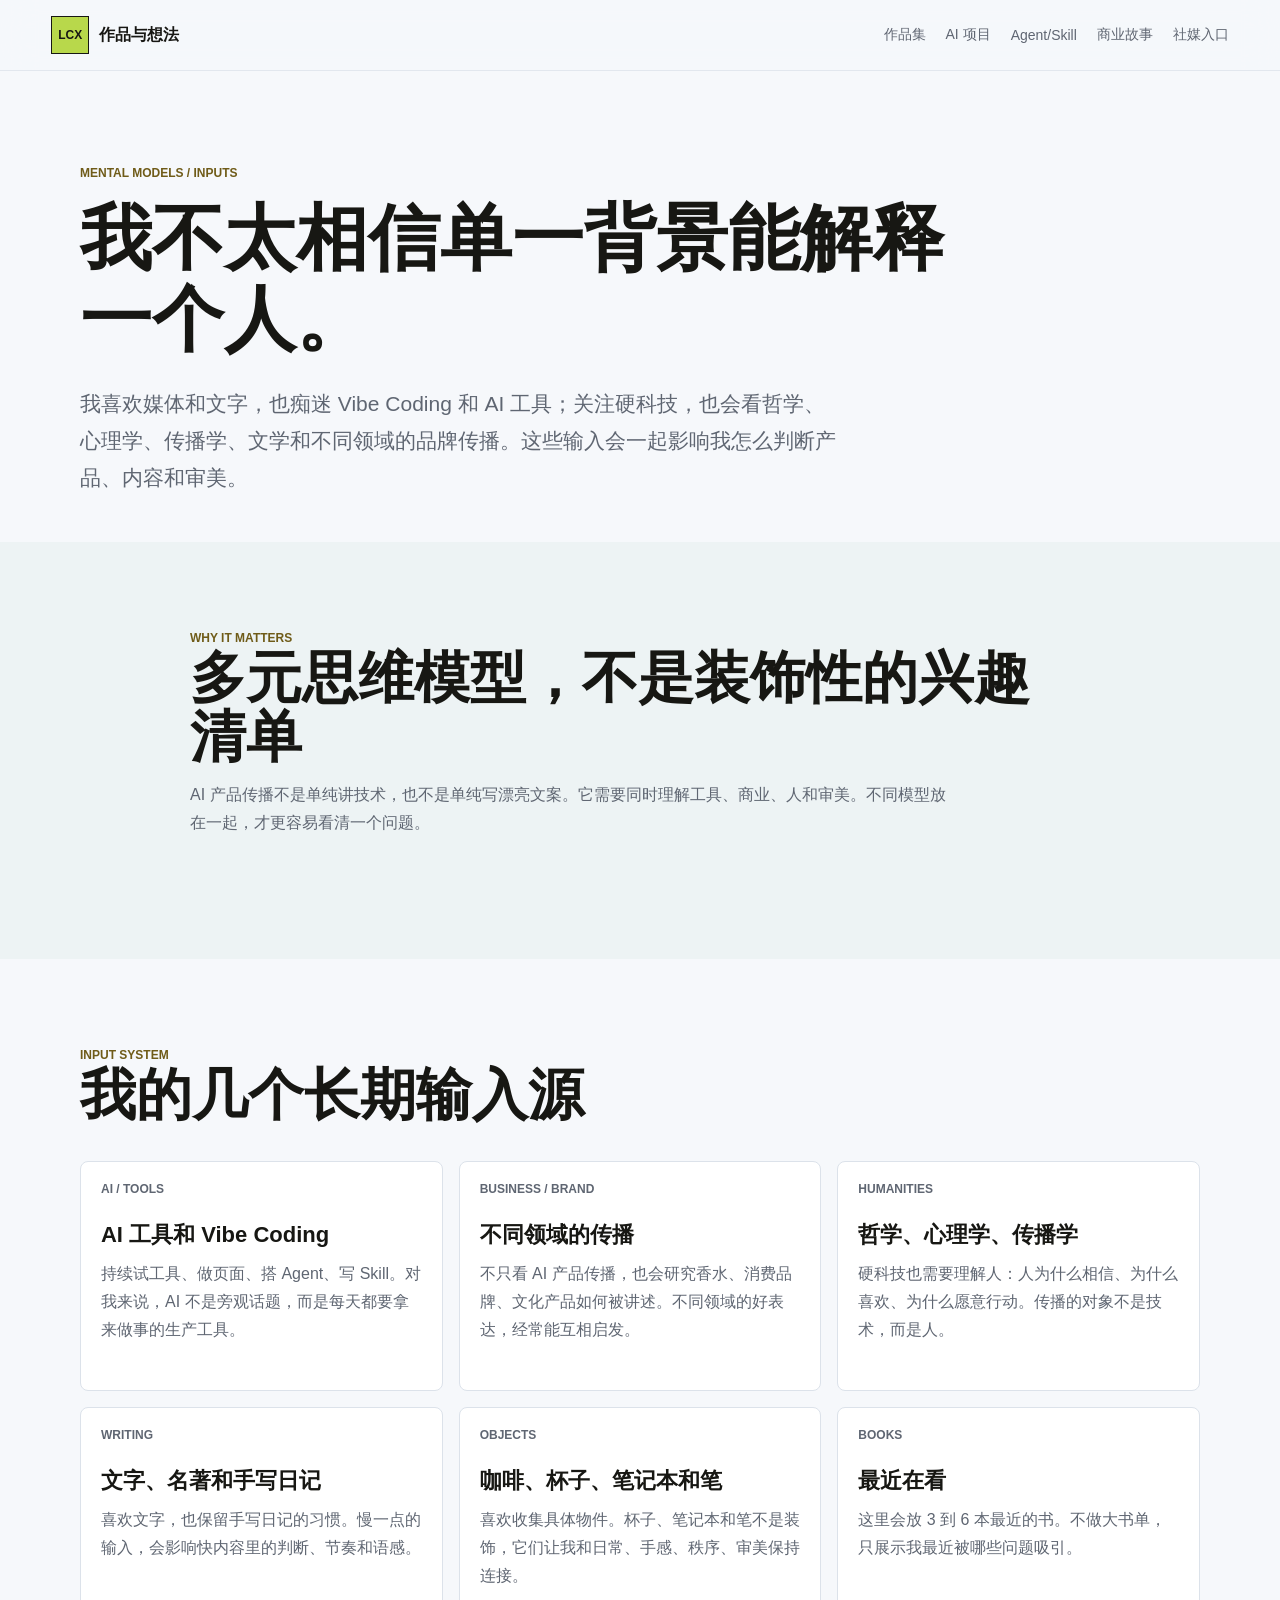
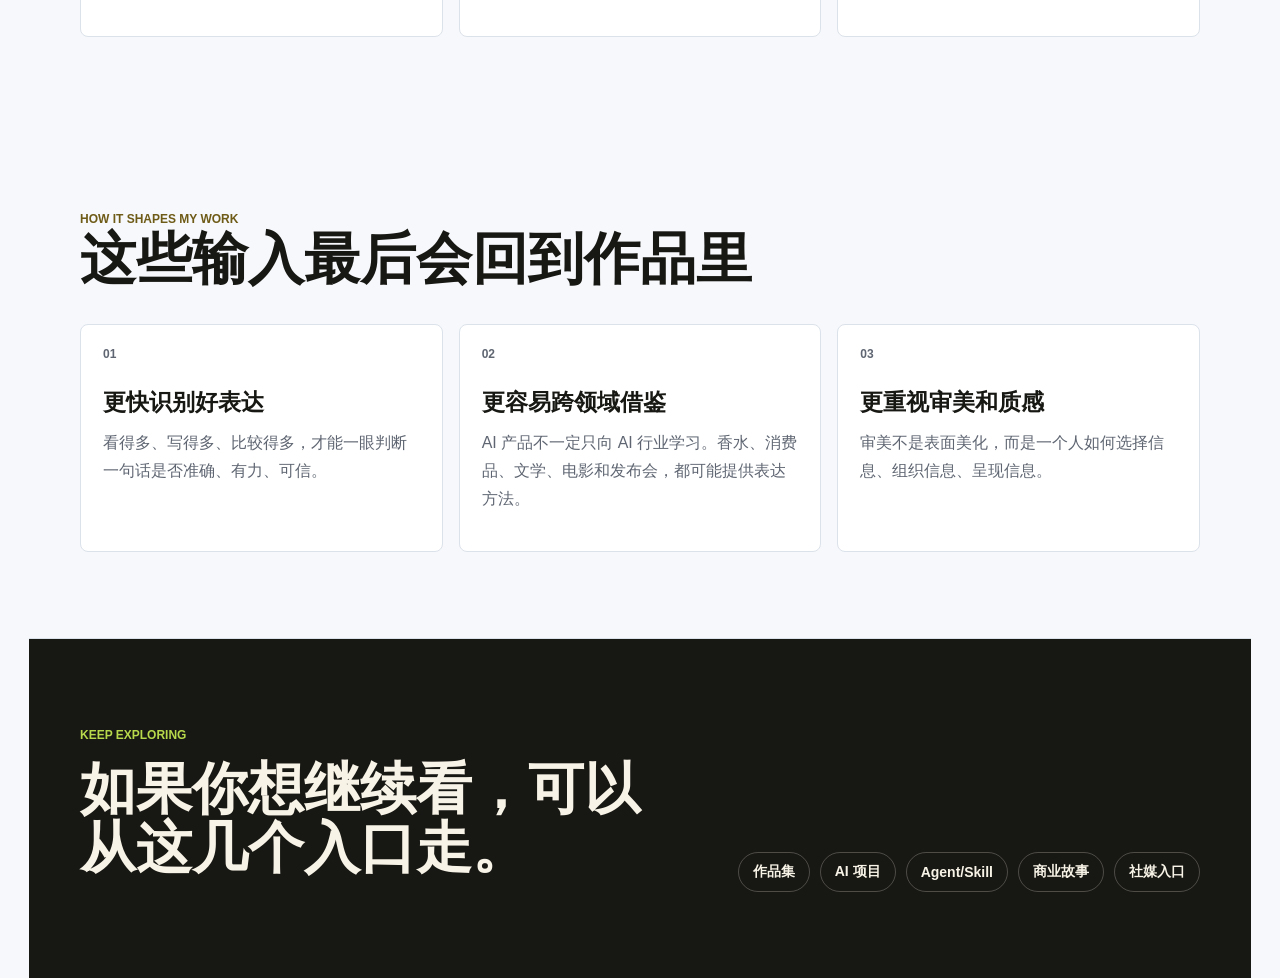
<file: inputs.html>
<!doctype html>
<html lang="zh-CN">
  <head>
    <meta charset="utf-8" />
    <meta name="viewport" content="width=device-width, initial-scale=1" />
    <title>多元思维模型和审美系统 | 作品与想法</title>
    <link rel="stylesheet" href="./styles.css?v=20260629-trim-video" />
  </head>
  <body>
    <header class="site-header">
      <a class="brand" href="./index.html"><span class="brand-mark">LCX</span><span class="brand-text">作品与想法</span></a>
      <nav class="nav"><a href="./portfolio.html">作品集</a><a href="./projects.html">AI 项目</a><a href="./systems.html">Agent/Skill</a><a href="./media-videos.html">商业故事</a><a href="./social.html">社媒入口</a></nav>
    </header>

    <main>
      <section class="page-hero section" data-inputs-hero>
        <p class="eyebrow" data-eyebrow></p>
        <h1 data-title></h1>
        <p class="hero-subtitle" data-subtitle></p>
      </section>

      <section class="section section-band subtle">
        <div class="section-heading split" data-inputs-why-heading>
          <div>
            <p class="eyebrow" data-eyebrow></p>
            <h2 data-title></h2>
          </div>
          <p data-text></p>
        </div>
      </section>

      <section class="section">
        <div class="section-heading" data-inputs-sources-heading>
          <p class="eyebrow" data-eyebrow></p>
          <h2 data-title></h2>
        </div>
        <div class="cross-grid" data-inputs-sources-grid></div>
      </section>

      <section class="section">
        <div class="section-heading" data-inputs-impact-heading>
          <p class="eyebrow" data-eyebrow></p>
          <h2 data-title></h2>
        </div>
        <div class="format-grid" data-inputs-impact-grid></div>
      </section>
    </main>
    <script src="./content.js?v=20260629-trim-video"></script>
    <script src="./render.js?v=20260629-trim-video"></script>
  </body>
</html>
</file>
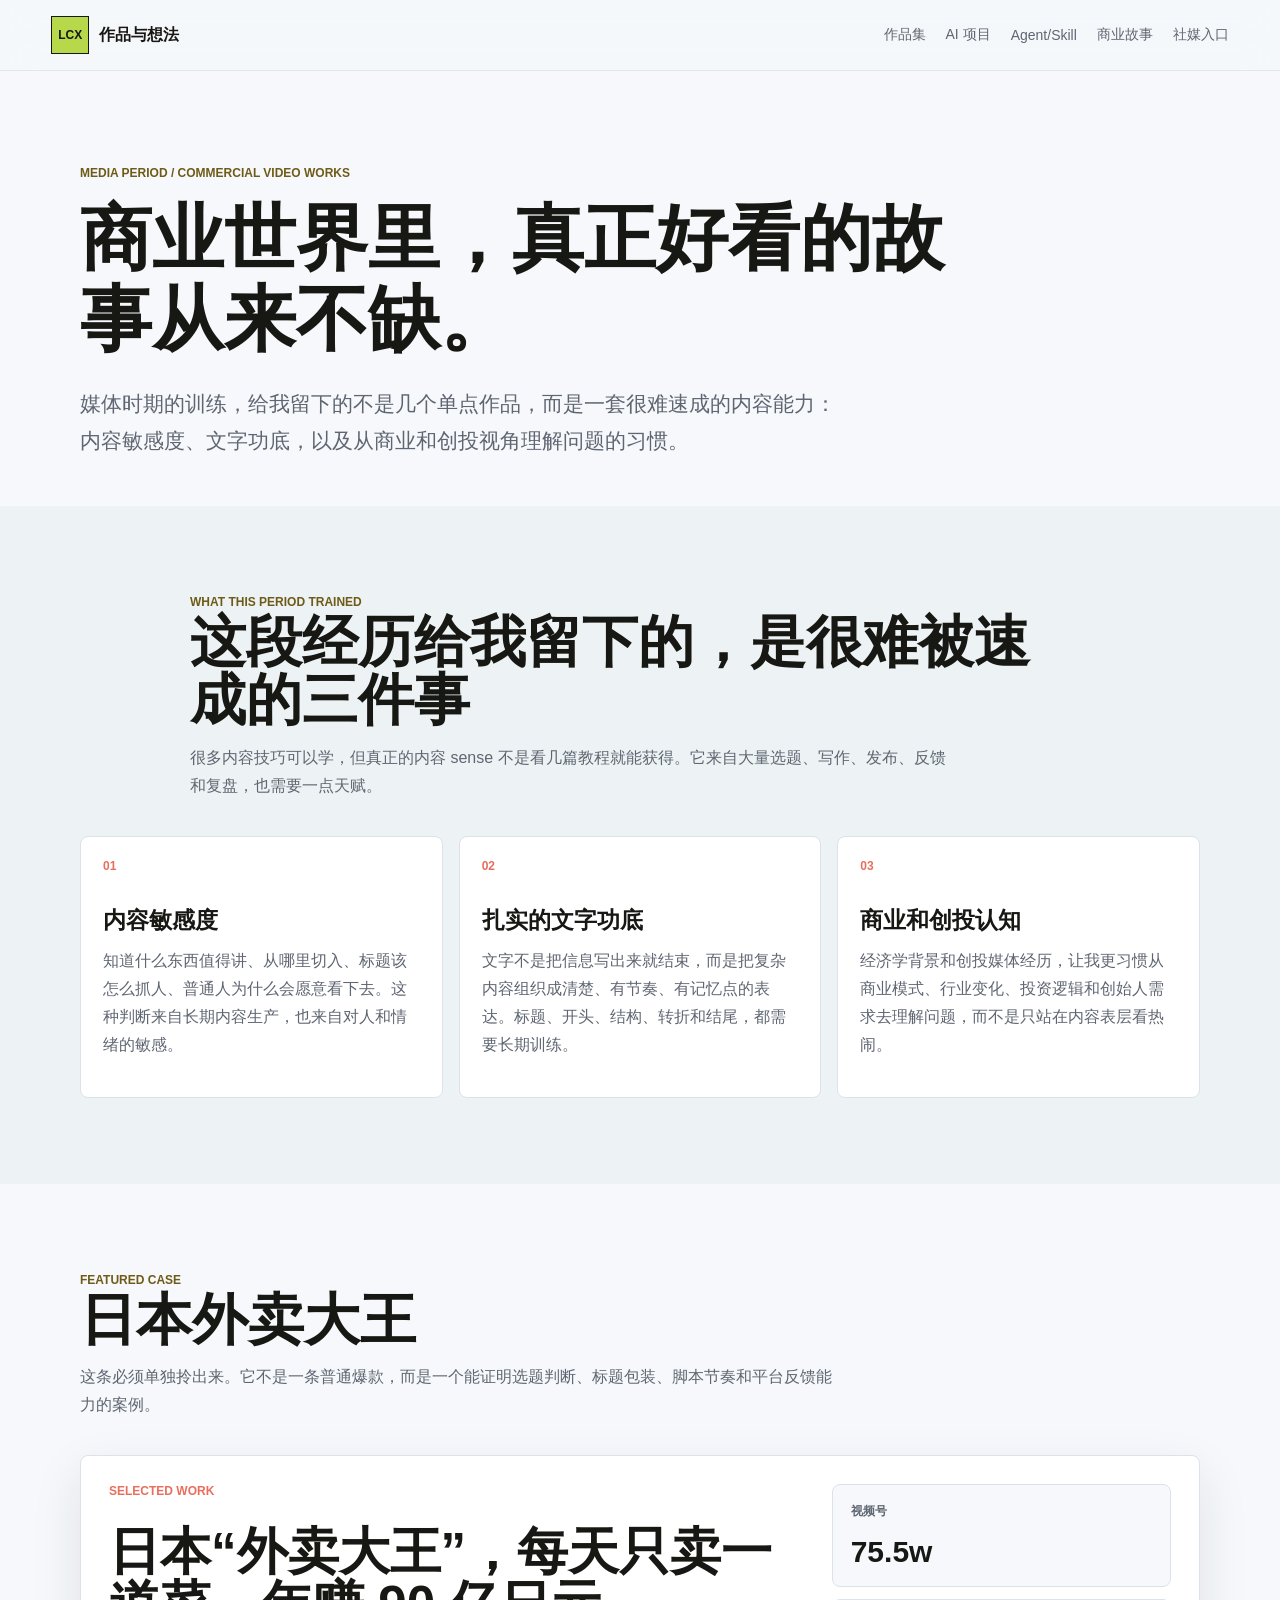
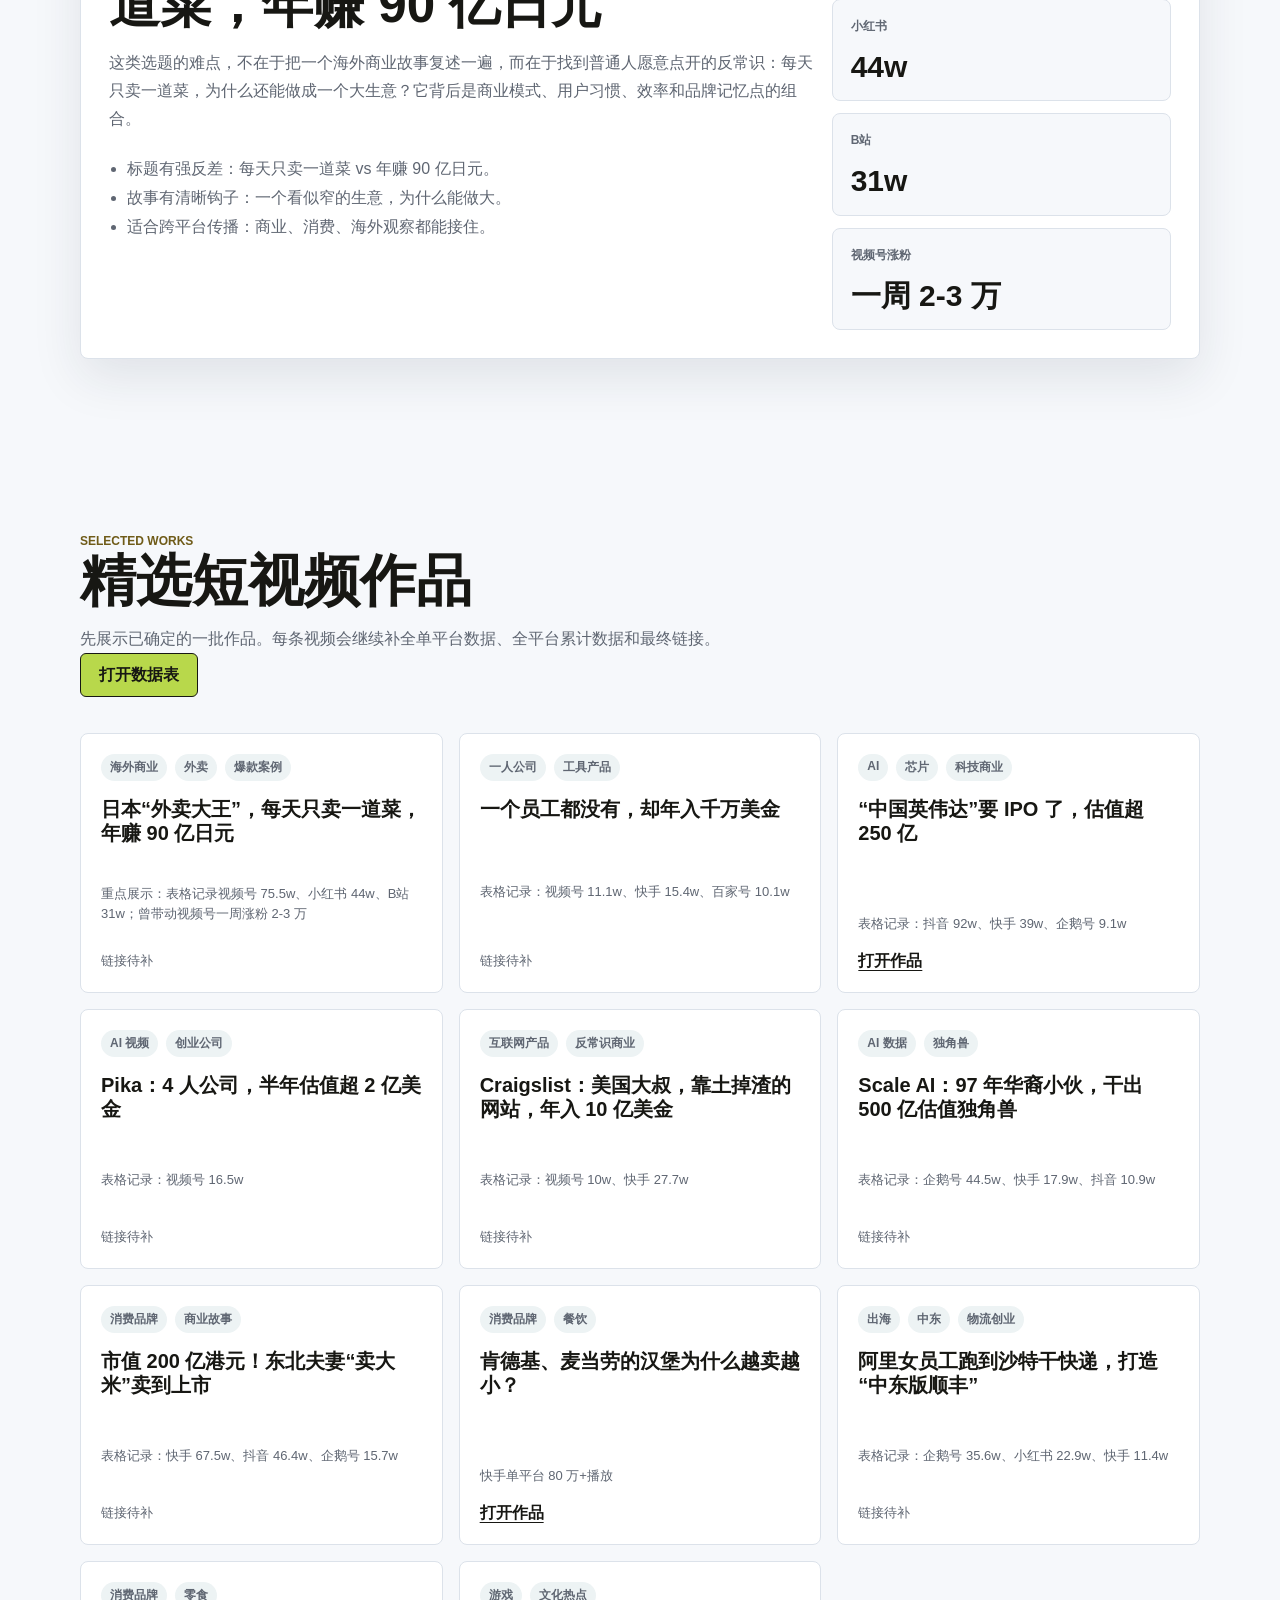
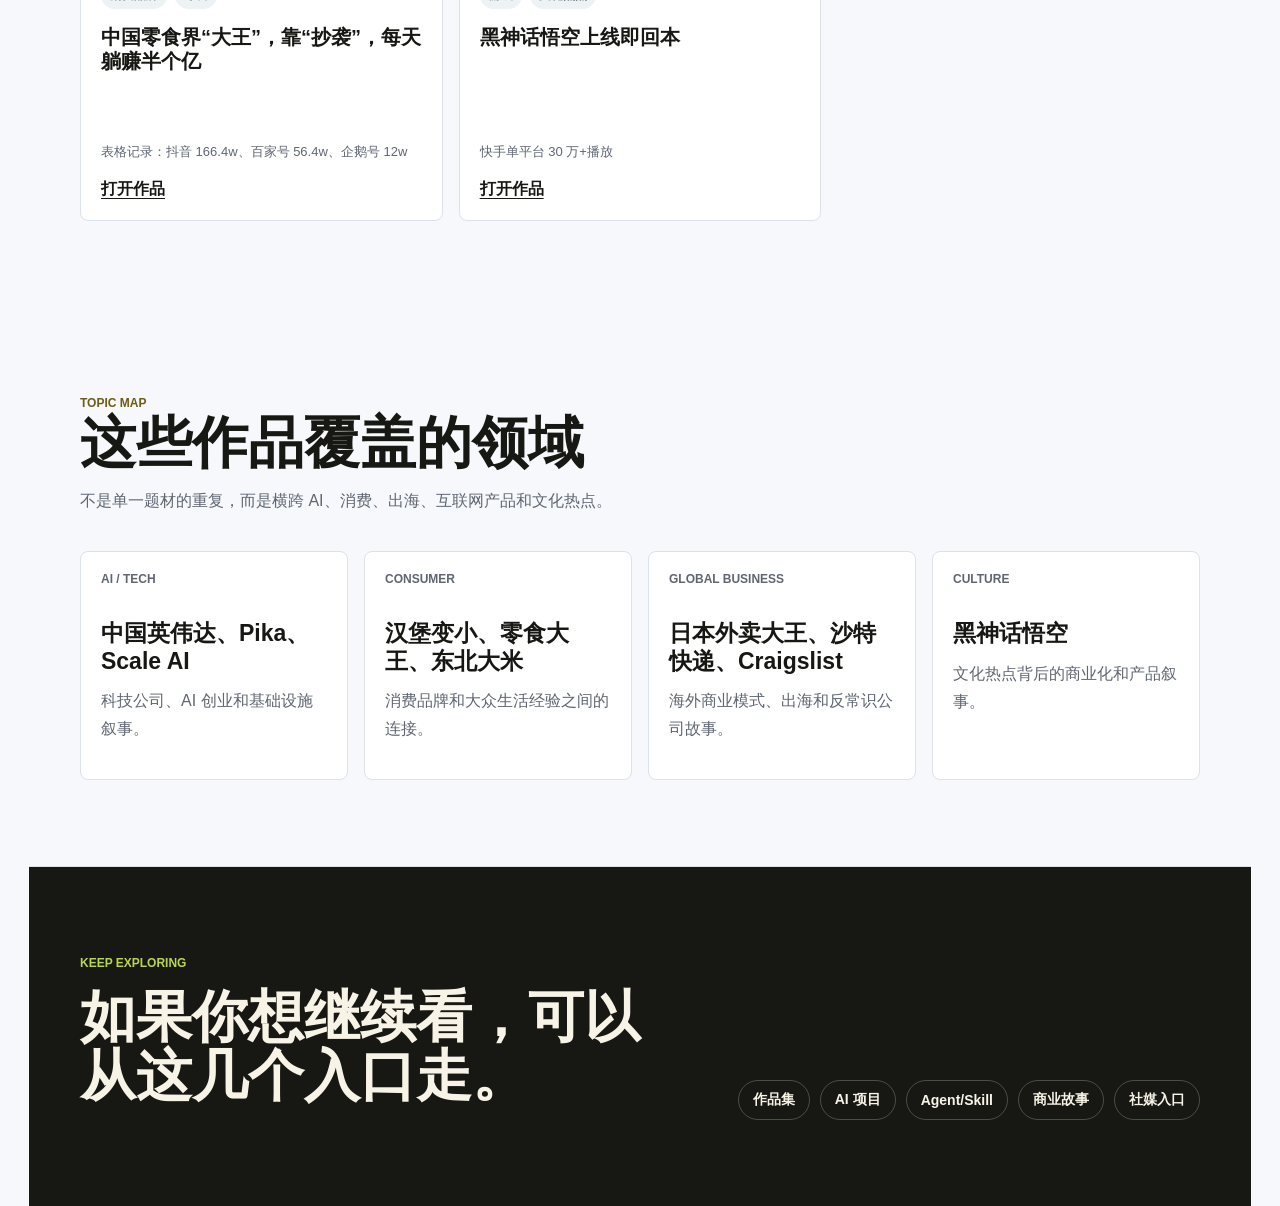
<file: media-videos.html>
<!doctype html>
<html lang="zh-CN">
  <head>
    <meta charset="utf-8" />
    <meta name="viewport" content="width=device-width, initial-scale=1" />
    <title>媒体时期商业短视频 | 作品与想法</title>
    <link rel="stylesheet" href="./styles.css?v=20260629-trim-video" />
  </head>
  <body>
    <header class="site-header">
      <a class="brand" href="./index.html"><span class="brand-mark">LCX</span><span class="brand-text">作品与想法</span></a>
      <nav class="nav"><a href="./portfolio.html">作品集</a><a href="./projects.html">AI 项目</a><a href="./systems.html">Agent/Skill</a><a href="./media-videos.html">商业故事</a><a href="./social.html">社媒入口</a></nav>
    </header>

    <main>
      <section class="page-hero section" data-media-hero>
        <p class="eyebrow" data-eyebrow></p>
        <h1 data-title></h1>
        <p class="hero-subtitle" data-subtitle></p>
      </section>

      <section class="section section-band subtle">
        <div class="section-heading split" data-media-training-heading>
          <div>
            <p class="eyebrow" data-eyebrow></p>
            <h2 data-title></h2>
          </div>
          <p data-text></p>
        </div>
        <div class="bridge-grid" data-media-training-grid></div>
      </section>

      <section class="section featured-case" data-media-featured>
        <div class="section-heading split">
          <div>
            <p class="eyebrow" data-eyebrow></p>
            <h2 data-title></h2>
          </div>
          <p data-subtitle></p>
        </div>
        <div class="featured-case-panel">
          <div>
            <span class="case-label">Selected work</span>
            <h3 data-case-title></h3>
            <p data-case-text></p>
            <ul data-case-notes></ul>
          </div>
          <div class="case-metrics" data-case-metrics></div>
        </div>
      </section>

      <section class="section">
        <div class="section-heading" data-media-selected-heading>
          <p class="eyebrow" data-eyebrow></p>
          <h2 data-title></h2>
          <p data-text></p>
          <a class="button secondary" href="./assets/docs/selected-commercial-videos.xlsx" target="_blank" rel="noreferrer" data-media-data-link hidden>打开数据表</a>
        </div>
        <div class="video-grid" id="videoGrid"></div>
      </section>

      <section class="section">
        <div class="section-heading" data-media-topic-heading>
          <p class="eyebrow" data-eyebrow></p>
          <h2 data-title></h2>
          <p data-text></p>
        </div>
        <div class="topic-grid" data-media-topic-grid></div>
      </section>
    </main>
    <script src="./content.js?v=20260629-trim-video"></script>
    <script src="./render.js?v=20260629-trim-video"></script>
  </body>
</html>
</file>
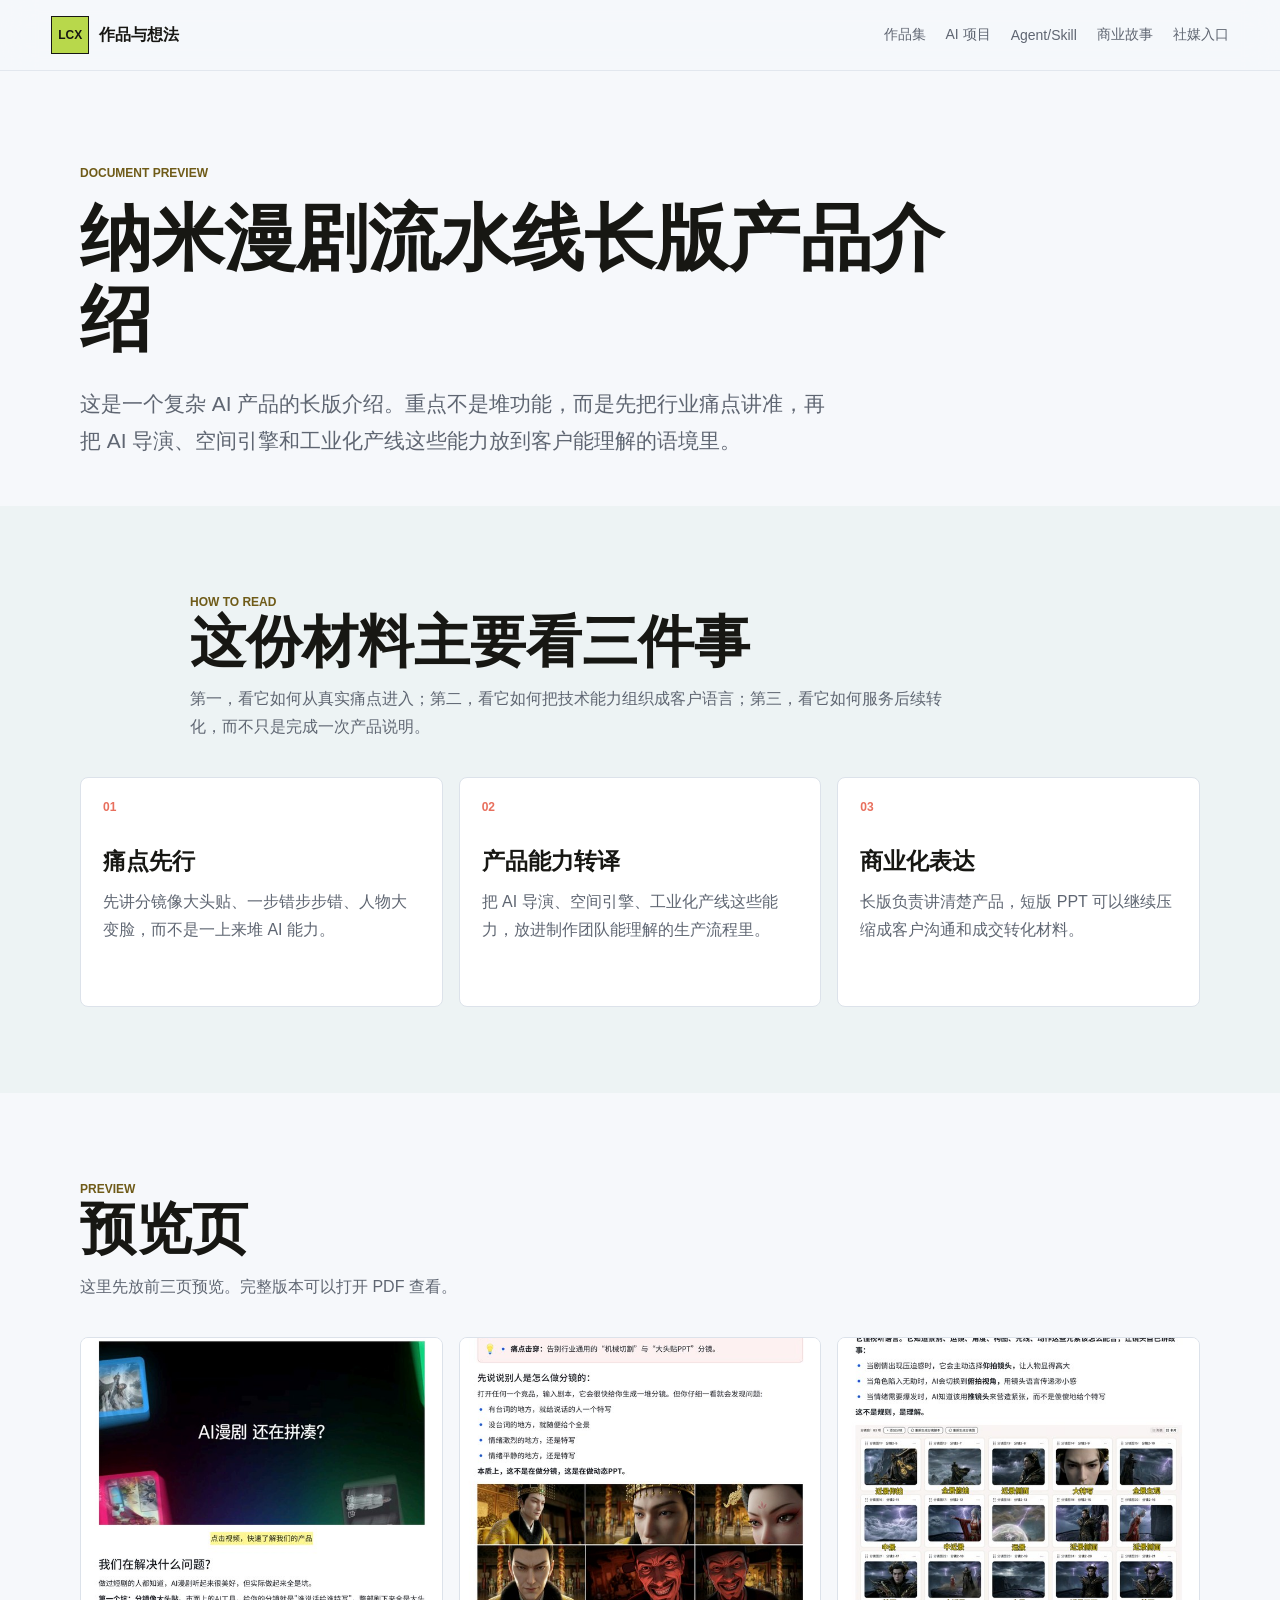
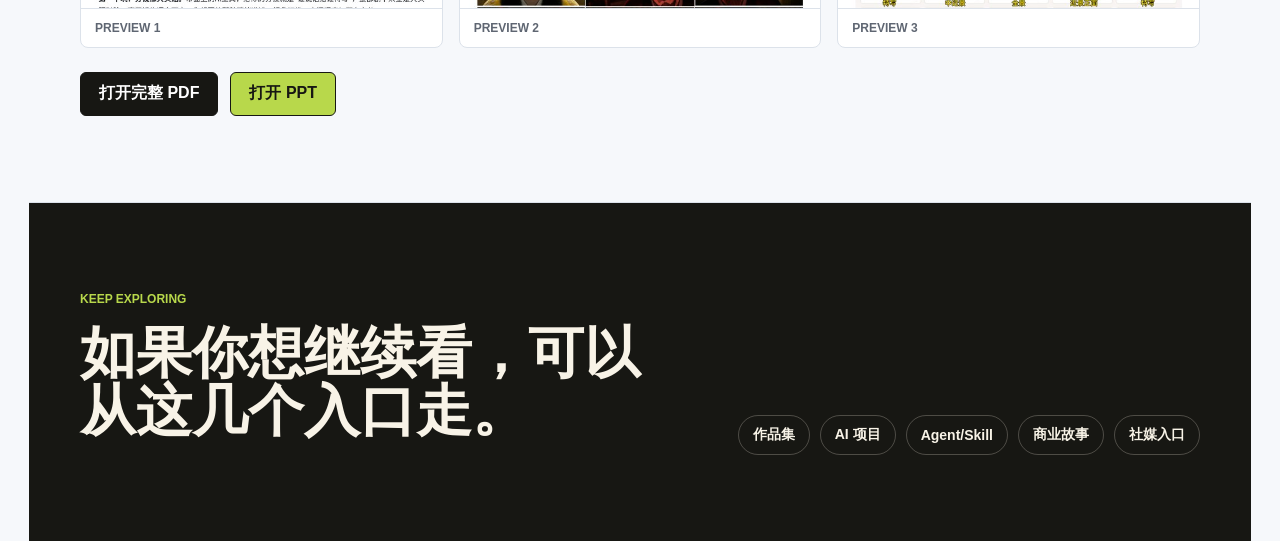
<file: nami-story-doc.html>
<!doctype html>
<html lang="zh-CN">
  <head>
    <meta charset="utf-8" />
    <meta name="viewport" content="width=device-width, initial-scale=1" />
    <title>纳米漫剧流水线长版产品介绍 | 作品与想法</title>
    <link rel="stylesheet" href="./styles.css?v=20260629-trim-video" />
  </head>
  <body data-doc-page="namiStoryDocPage">
    <header class="site-header">
      <a class="brand" href="./index.html"><span class="brand-mark">LCX</span><span class="brand-text">作品与想法</span></a>
      <nav class="nav"><a href="./portfolio.html">作品集</a><a href="./projects.html">AI 项目</a><a href="./systems.html">Agent/Skill</a><a href="./media-videos.html">商业故事</a><a href="./social.html">社媒入口</a></nav>
    </header>

    <main>
      <section class="page-hero section" data-doc-hero>
        <p class="eyebrow" data-eyebrow></p>
        <h1 data-title></h1>
        <p class="hero-subtitle" data-subtitle></p>
      </section>

      <section class="section section-band subtle">
        <div class="section-heading split" data-doc-overview-heading>
          <div>
            <p class="eyebrow" data-eyebrow></p>
            <h2 data-title></h2>
          </div>
          <p data-text></p>
        </div>
        <div class="bridge-grid" data-doc-overview-grid></div>
      </section>

      <section class="section">
        <div class="section-heading" data-doc-preview-heading>
          <p class="eyebrow" data-eyebrow></p>
          <h2 data-title></h2>
          <p data-text></p>
        </div>
        <div class="doc-preview-grid" data-doc-preview-grid></div>
        <div class="hero-actions">
          <a class="button primary" href="./assets/docs/nami-story-intro-initial.pdf" target="_blank" rel="noreferrer" data-doc-preview-link>打开完整 PDF</a>
          <a class="button secondary" href="./assets/docs/nami-story-intro.pptx" target="_blank" rel="noreferrer" data-doc-ppt-link hidden>打开 PPT</a>
        </div>
      </section>
    </main>
    <script src="./content.js?v=20260629-trim-video"></script>
    <script src="./render.js?v=20260629-trim-video"></script>
  </body>
</html>
</file>
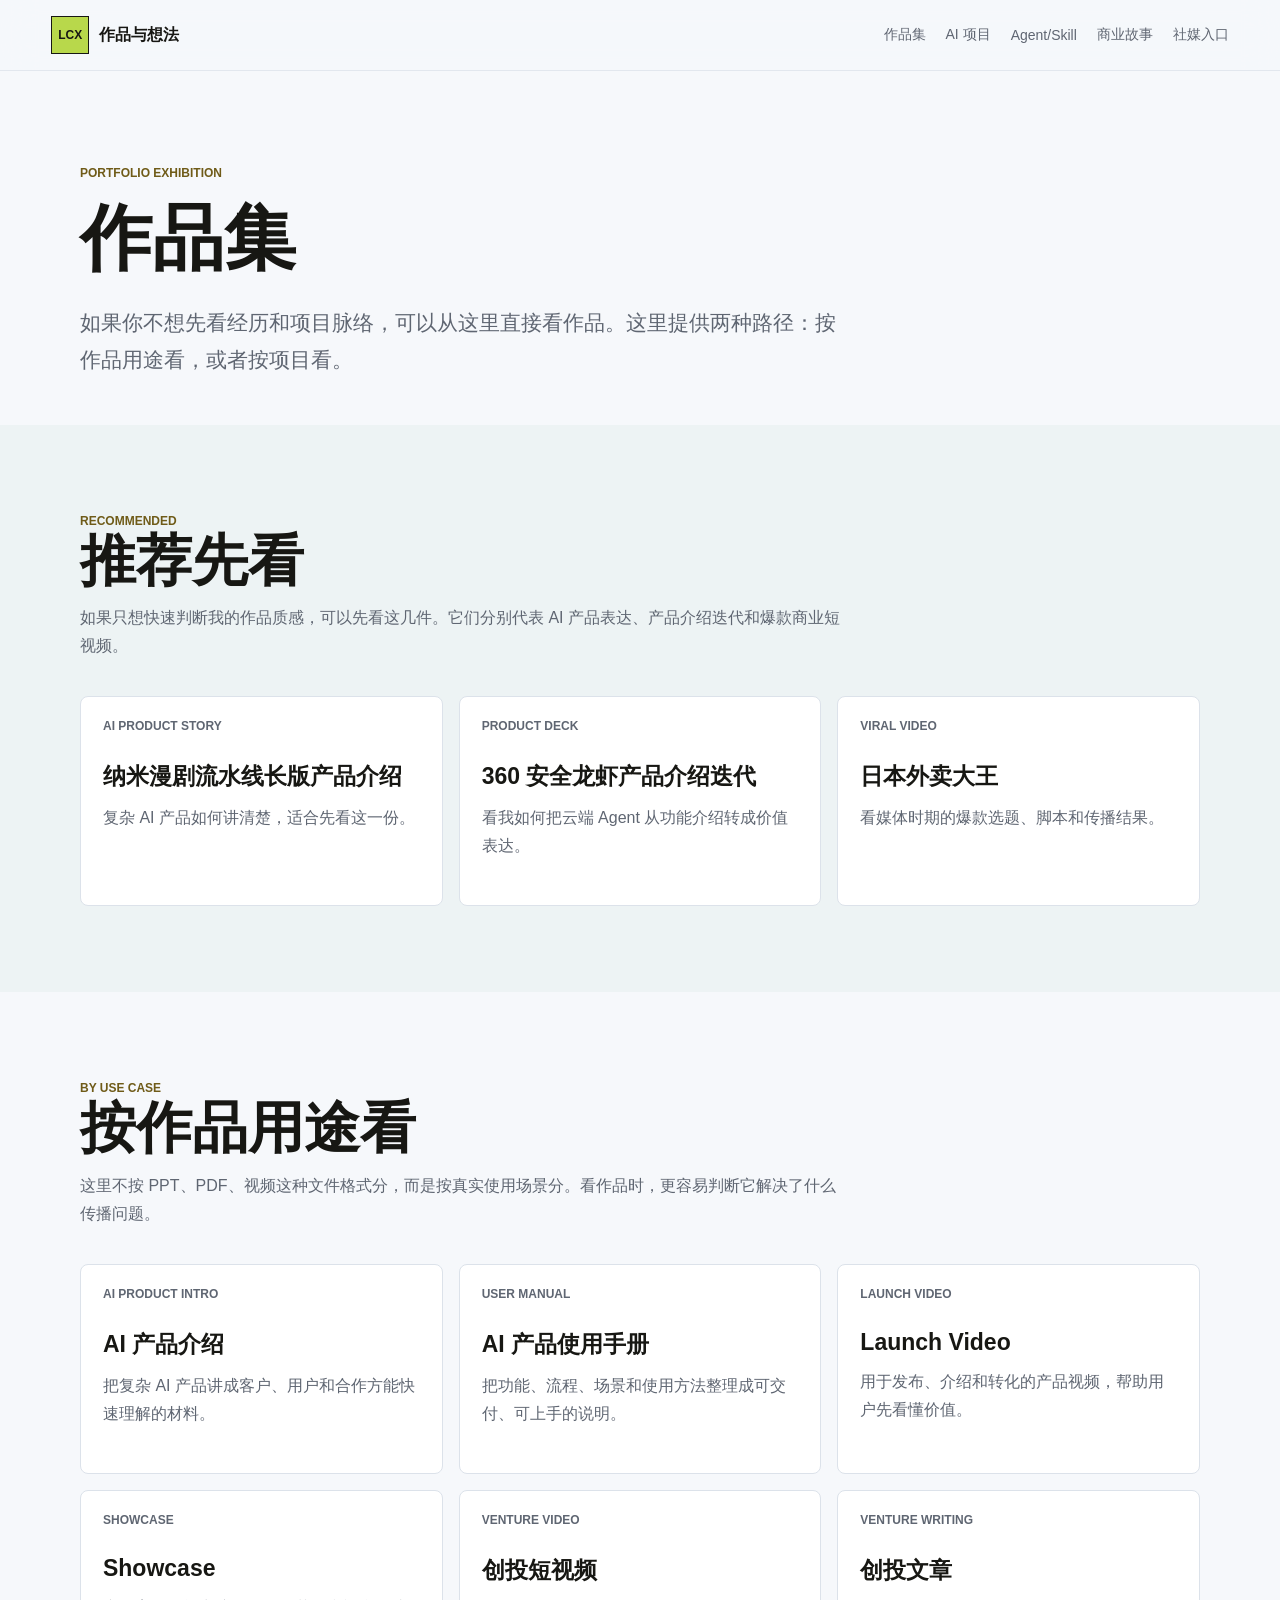
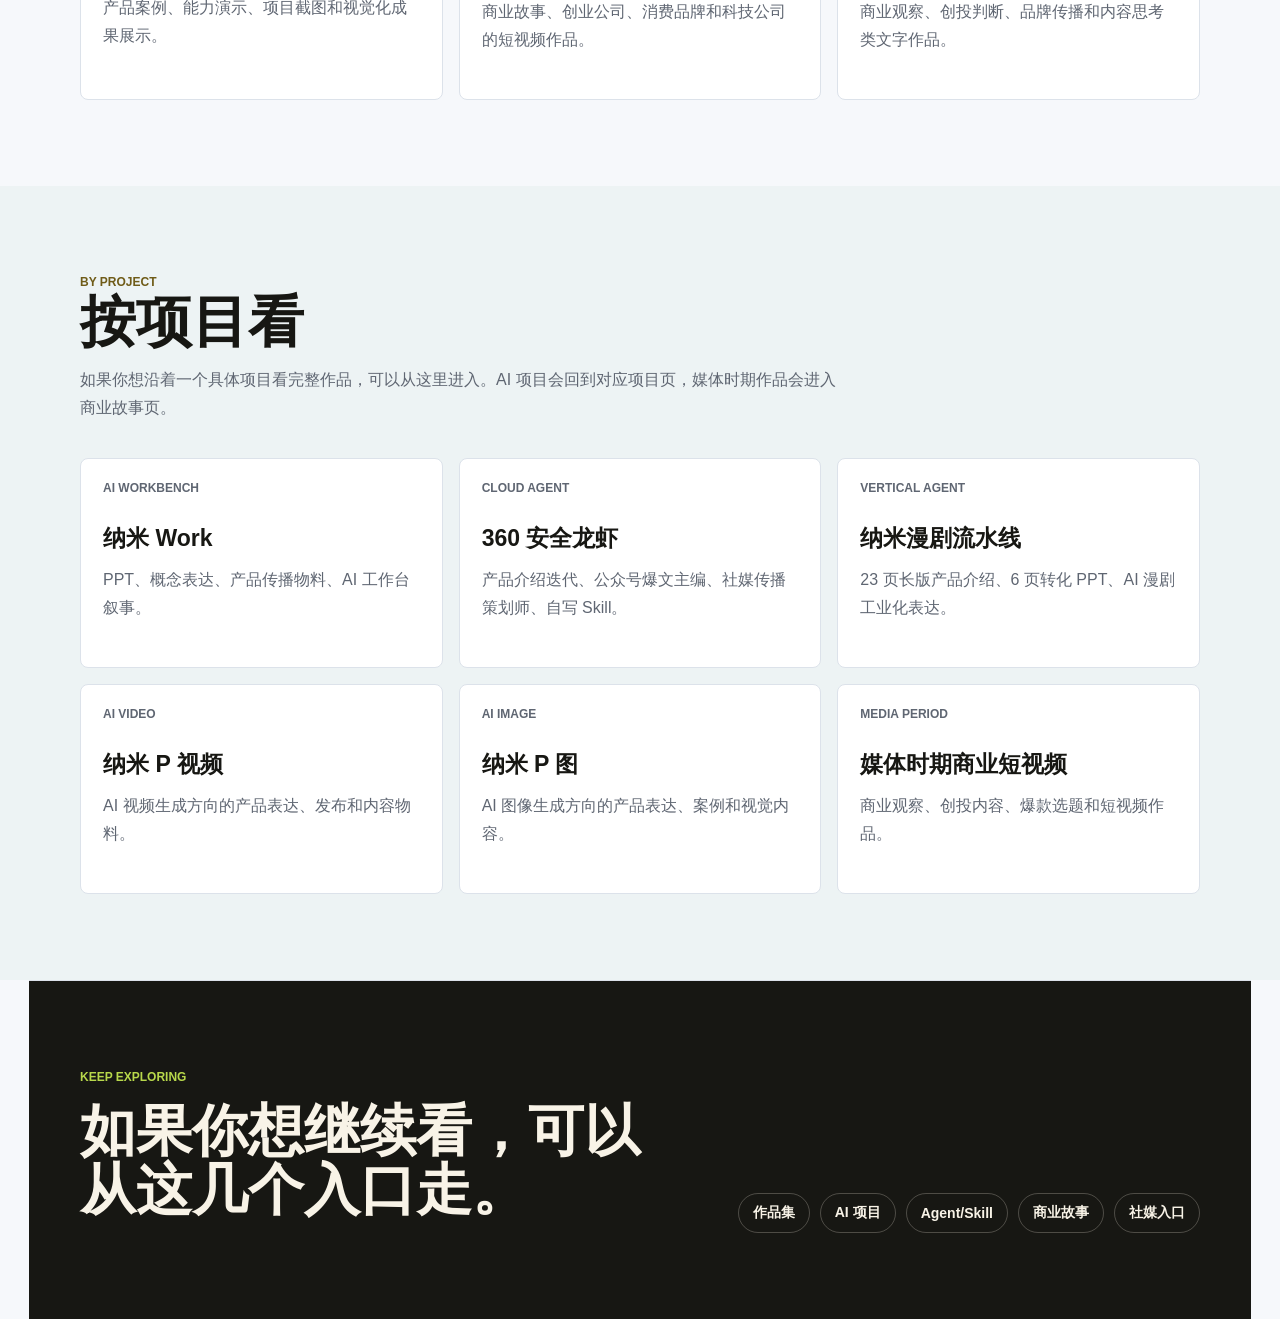
<file: portfolio.html>
<!doctype html>
<html lang="zh-CN">
  <head>
    <meta charset="utf-8" />
    <meta name="viewport" content="width=device-width, initial-scale=1" />
    <title>作品集 | 作品与想法</title>
    <link rel="stylesheet" href="./styles.css?v=20260629-trim-video" />
  </head>
  <body>
    <header class="site-header">
      <a class="brand" href="./index.html"><span class="brand-mark">LCX</span><span class="brand-text">作品与想法</span></a>
      <nav class="nav"><a href="./portfolio.html">作品集</a><a href="./projects.html">AI 项目</a><a href="./systems.html">Agent/Skill</a><a href="./media-videos.html">商业故事</a><a href="./social.html">社媒入口</a></nav>
    </header>

    <main>
      <section class="page-hero section" data-portfolio-hero>
        <p class="eyebrow" data-eyebrow></p>
        <h1 data-title></h1>
        <p class="hero-subtitle" data-subtitle></p>
      </section>

      <section class="section section-band subtle" data-section="recommended">
        <div class="section-heading">
          <p class="eyebrow" data-eyebrow></p>
          <h2 data-title></h2>
          <p data-text></p>
        </div>
        <div class="entry-grid" data-grid></div>
      </section>

      <section class="section" data-section="by-use-case">
        <div class="section-heading">
          <p class="eyebrow" data-eyebrow></p>
          <h2 data-title></h2>
          <p data-text></p>
        </div>
        <div class="entry-grid" data-grid></div>
      </section>

      <section class="section section-band subtle" data-section="by-project">
        <div class="section-heading">
          <p class="eyebrow" data-eyebrow></p>
          <h2 data-title></h2>
          <p data-text></p>
        </div>
        <div class="entry-grid" data-grid></div>
      </section>
    </main>
    <script src="./content.js?v=20260629-trim-video"></script>
    <script src="./render.js?v=20260629-trim-video"></script>
  </body>
</html>
</file>
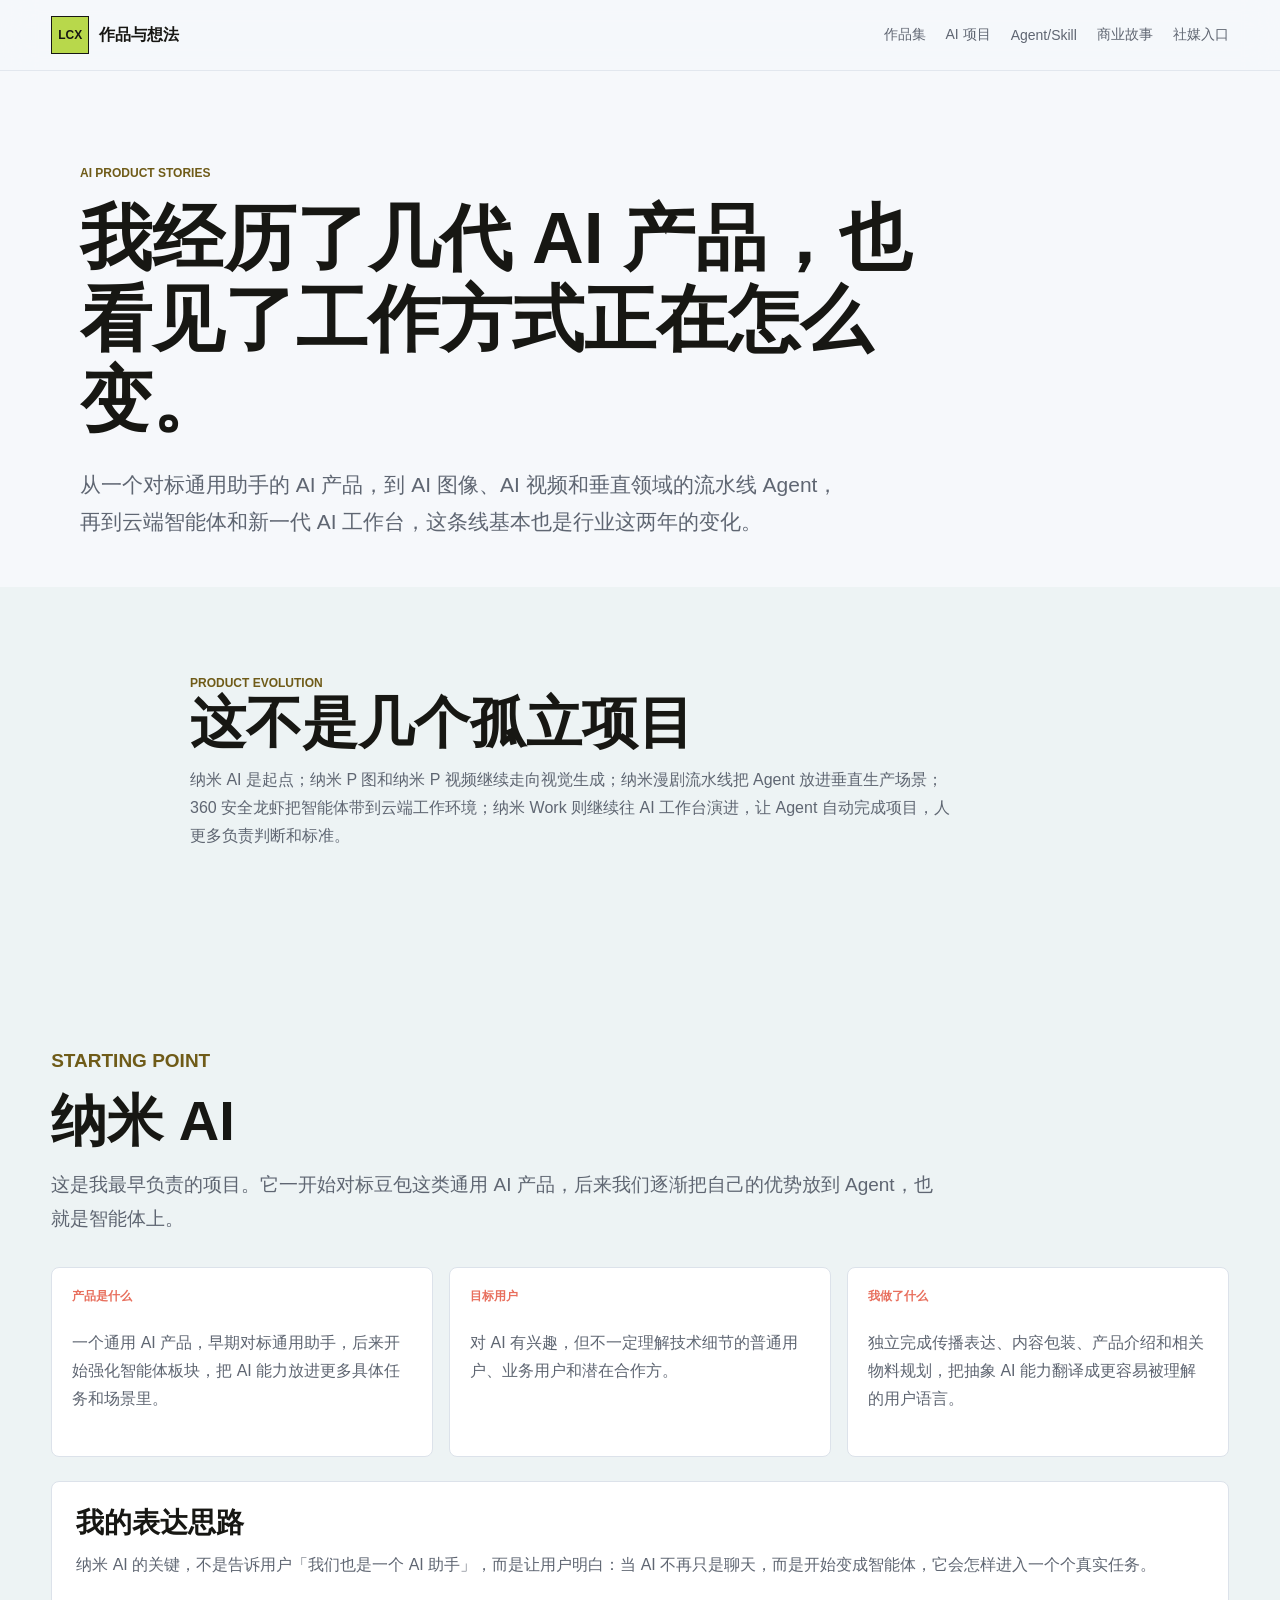
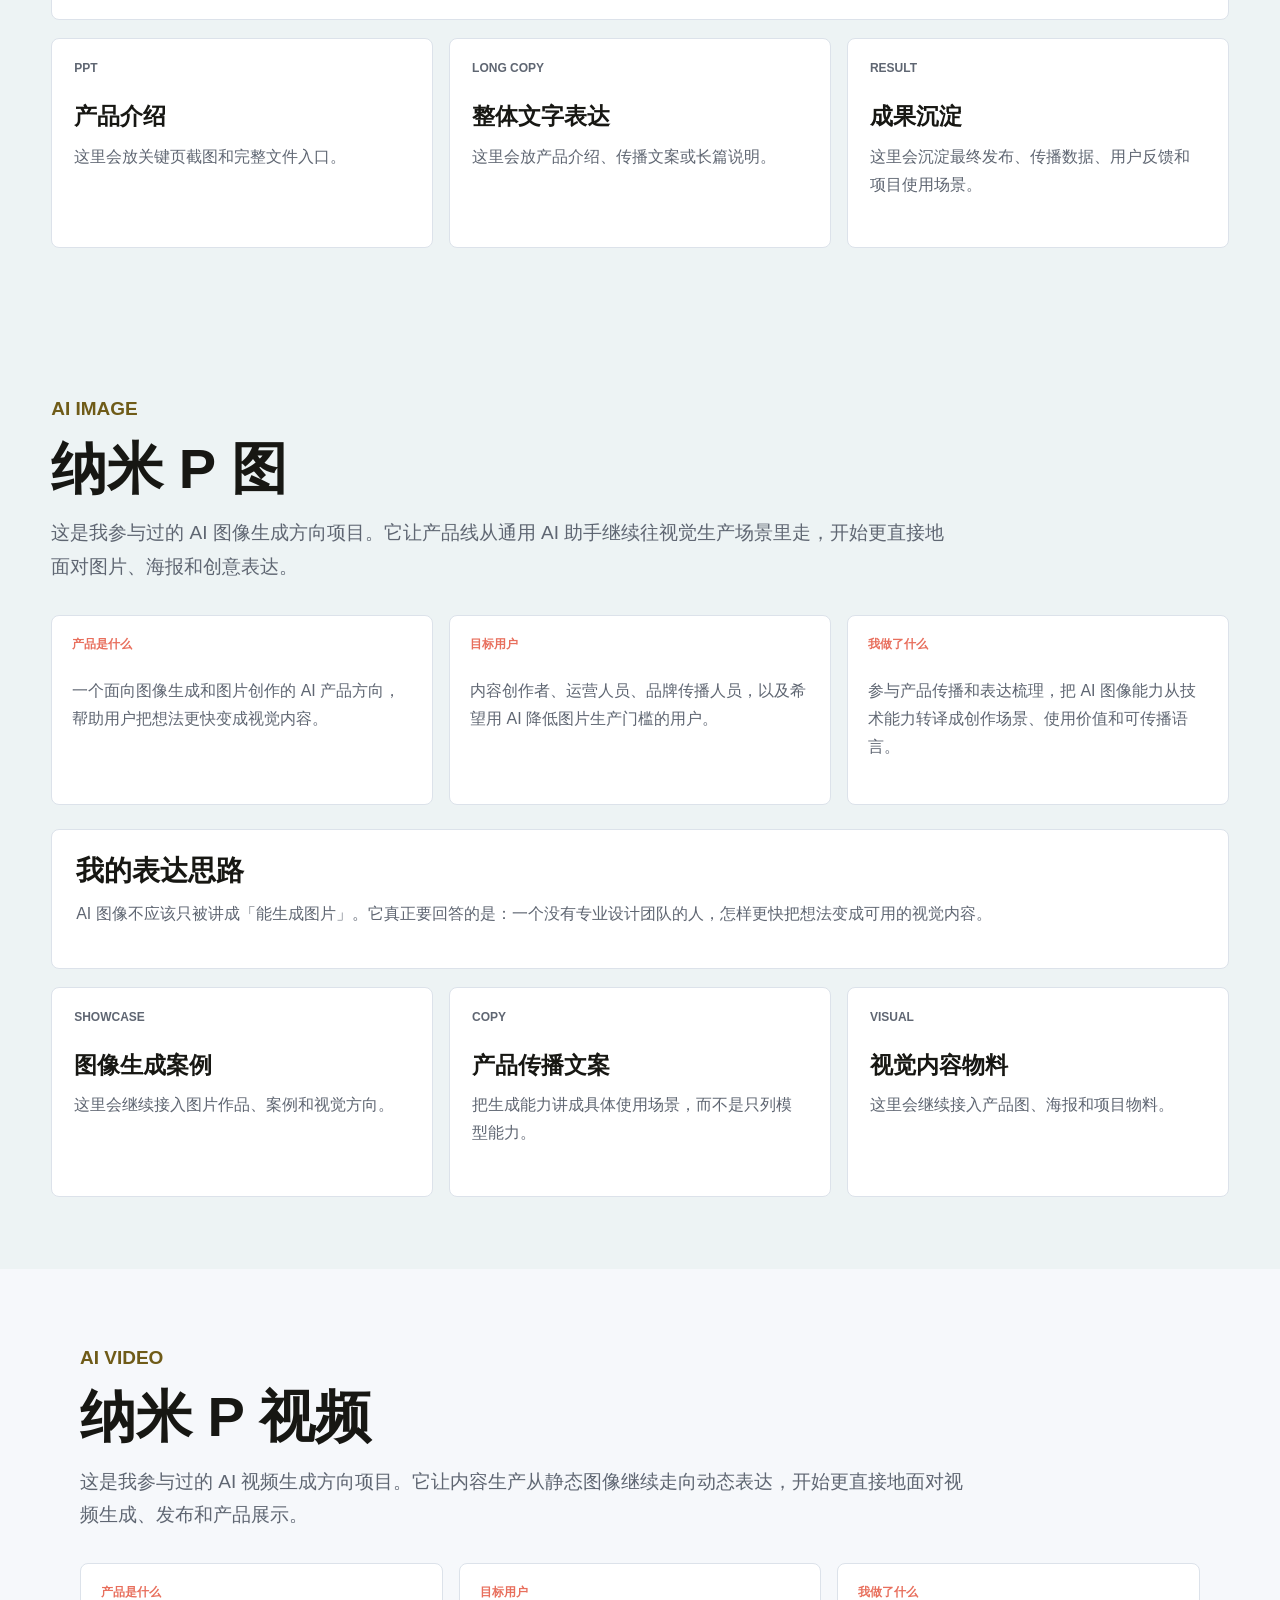
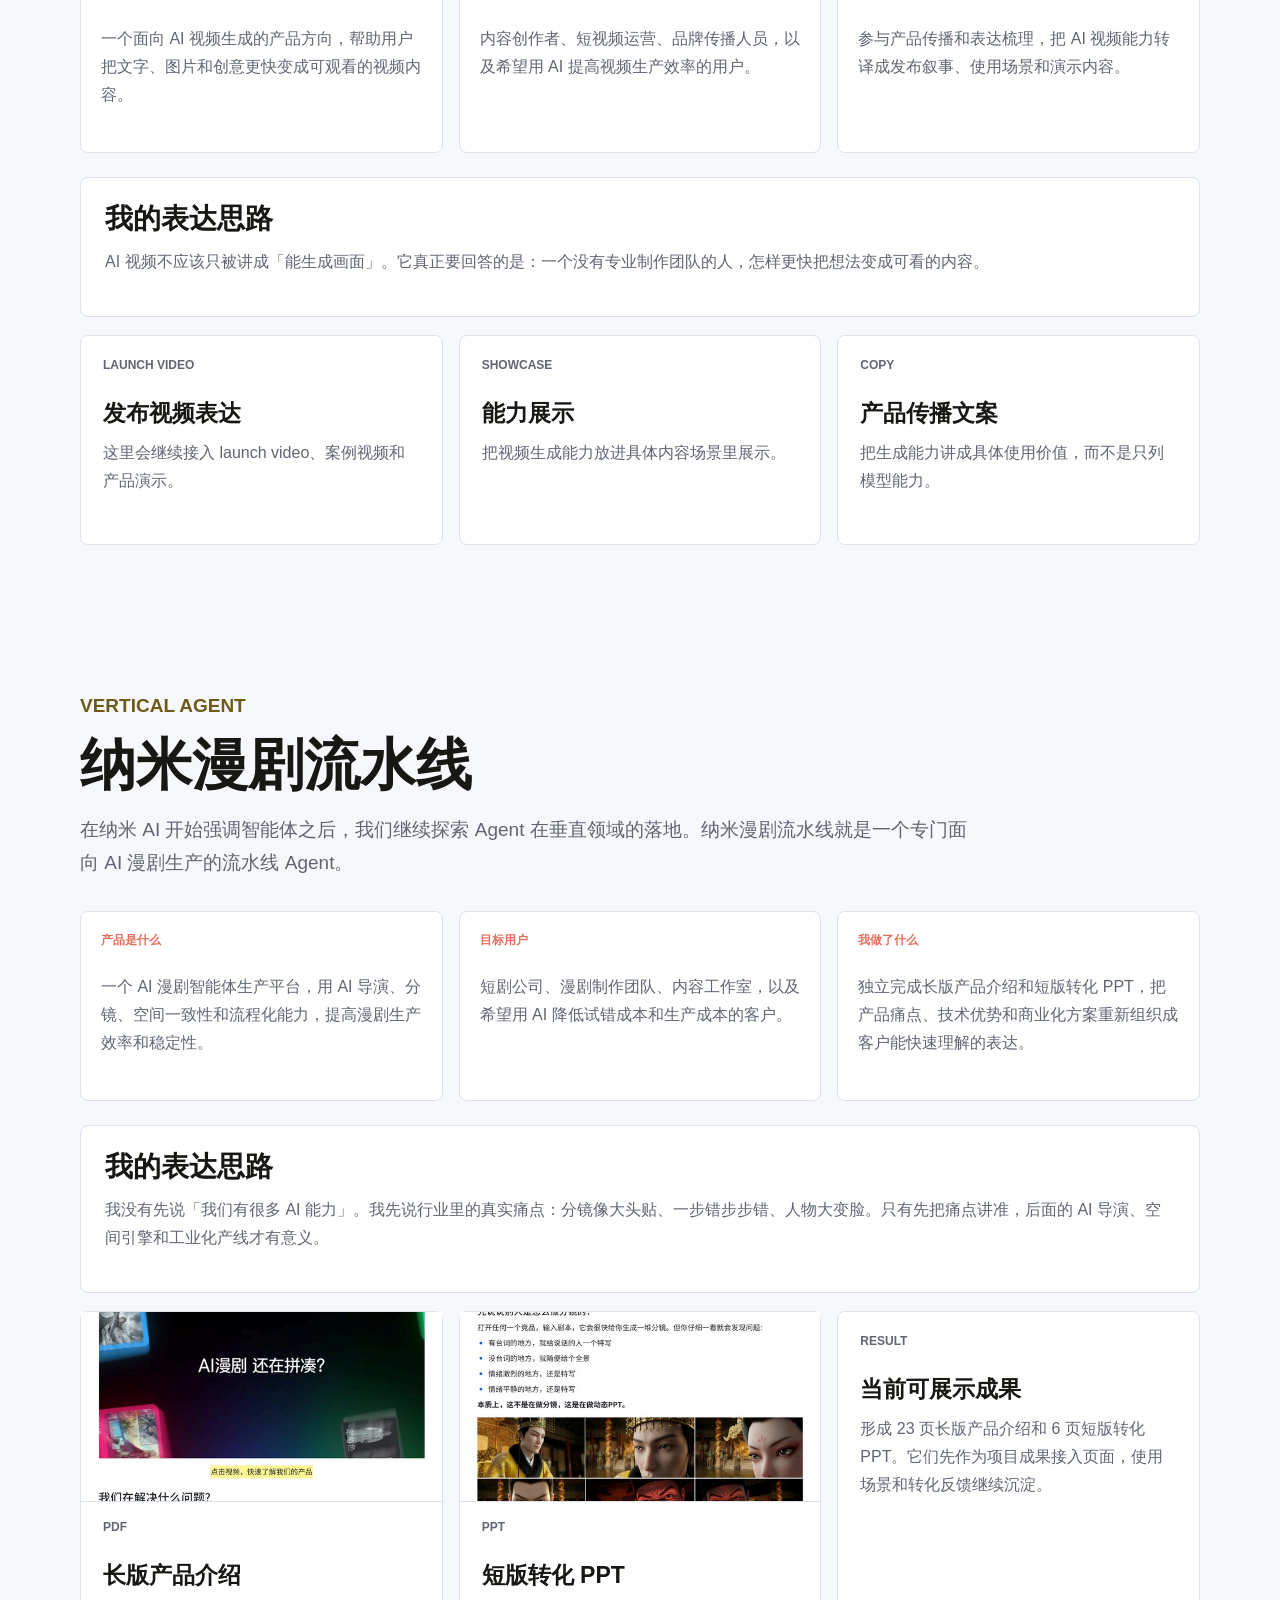
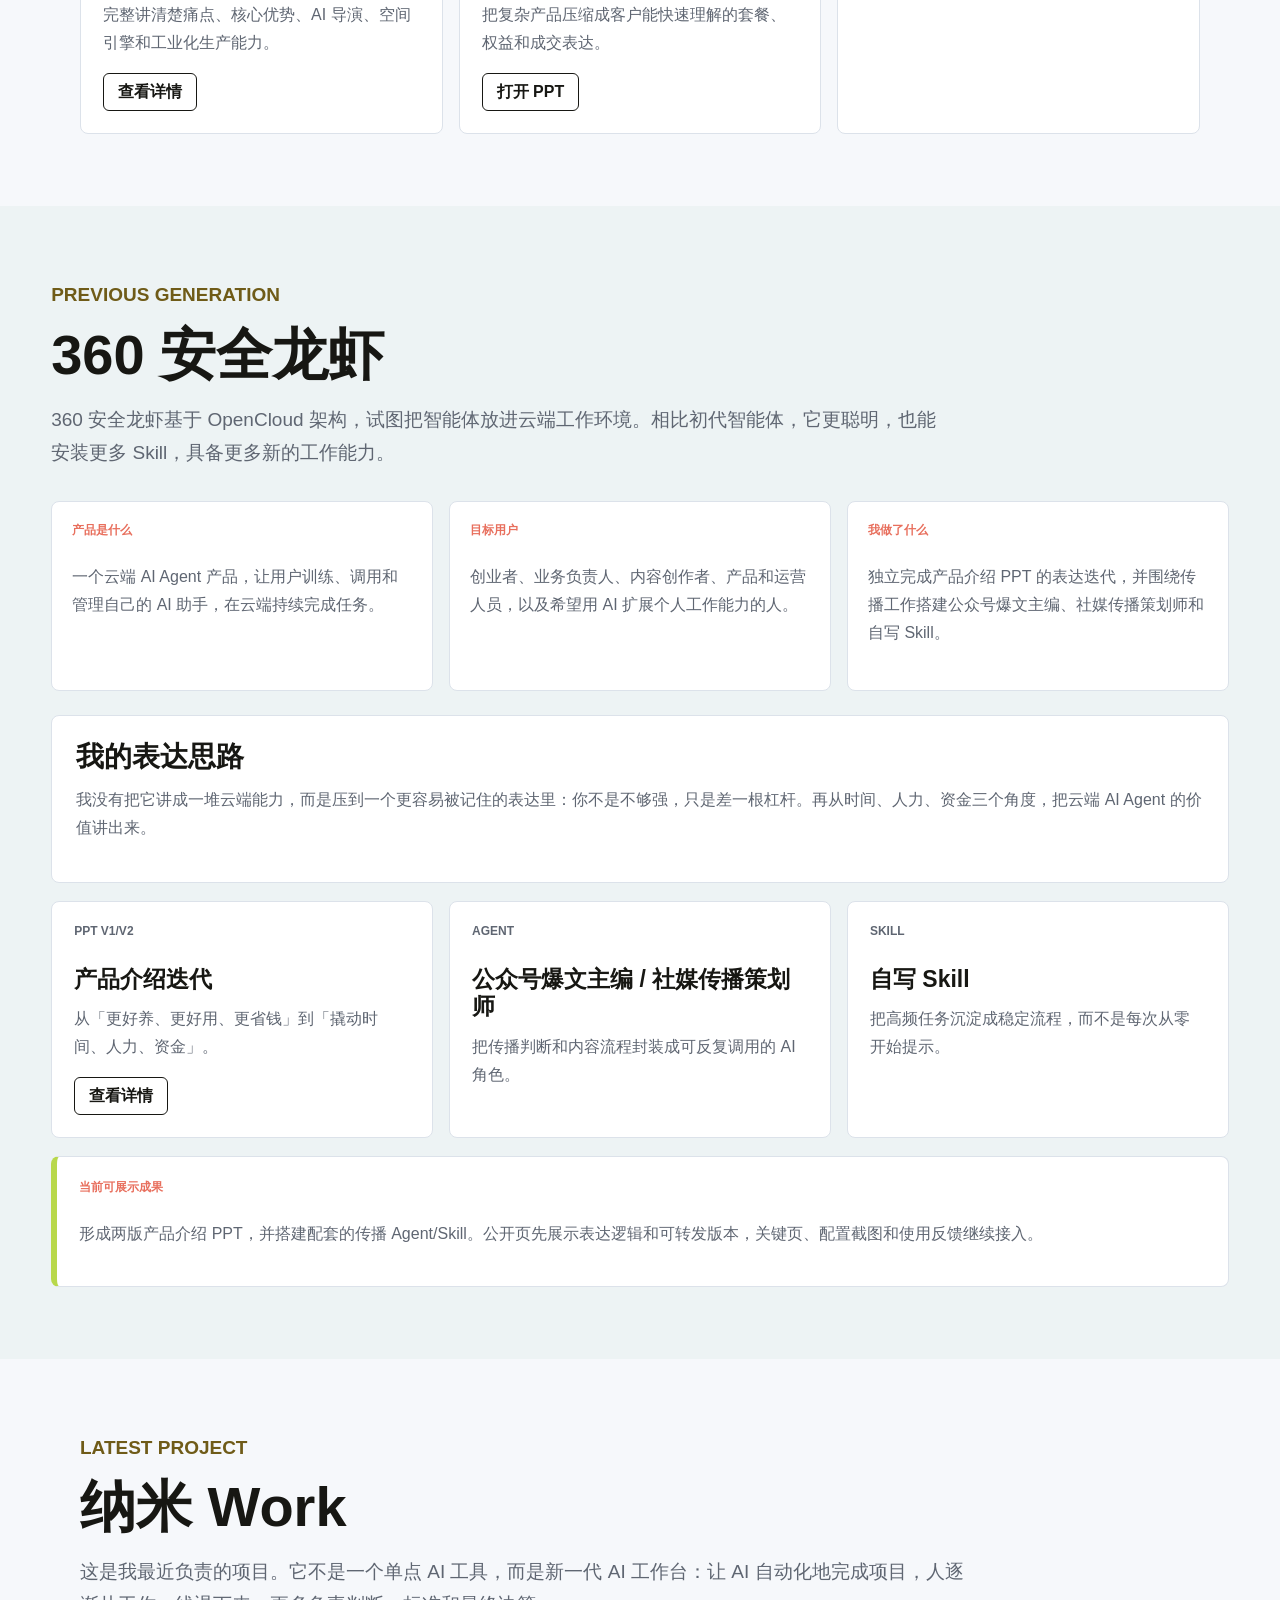
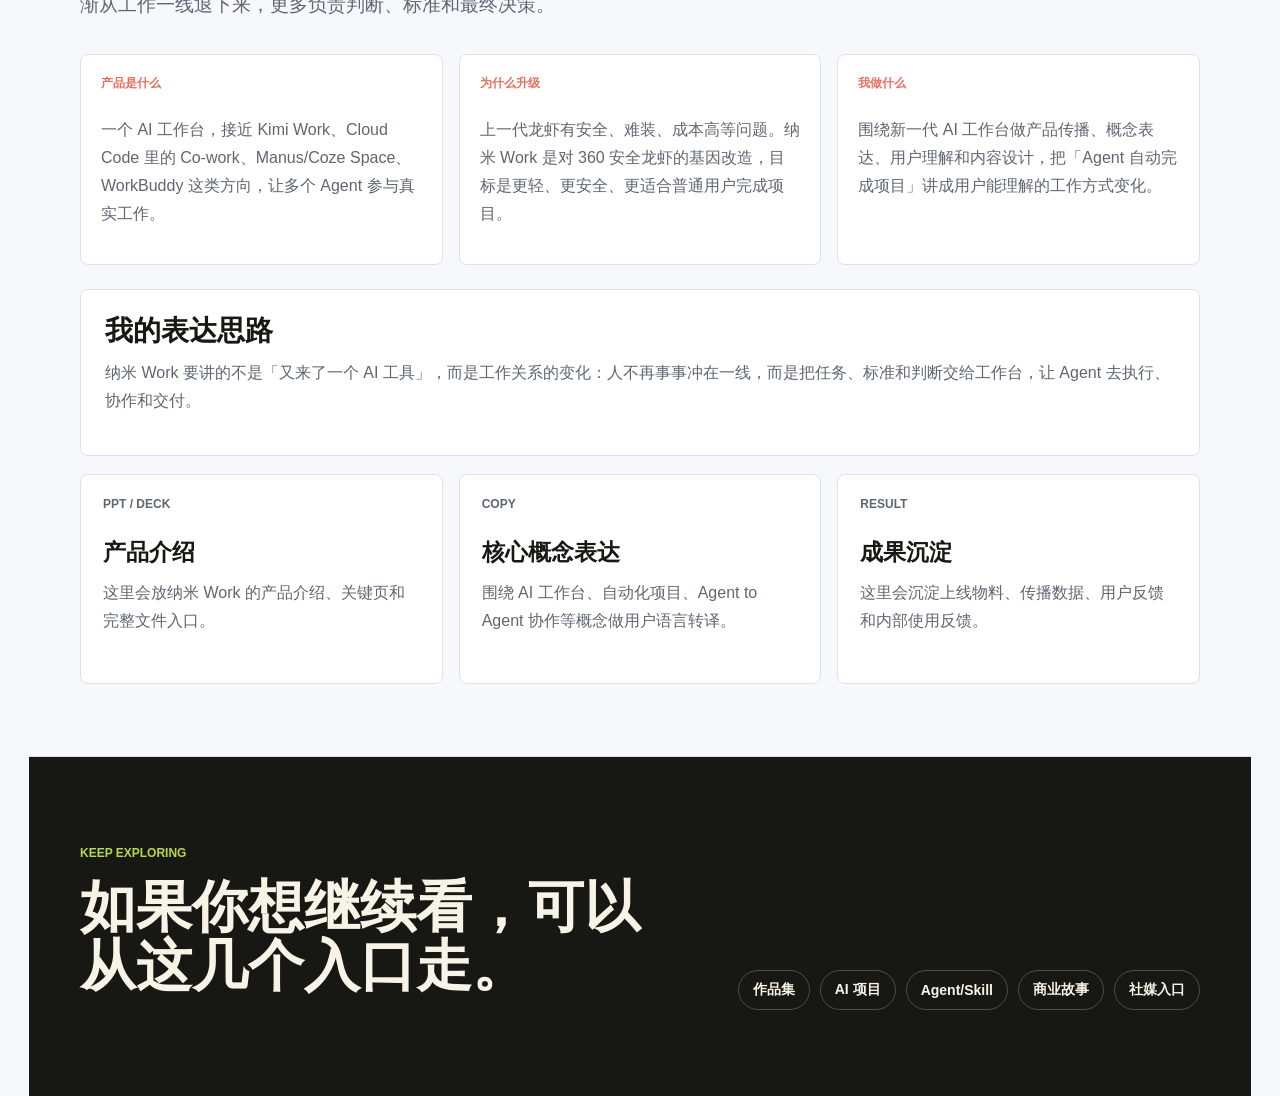
<file: projects.html>
<!doctype html>
<html lang="zh-CN">
  <head>
    <meta charset="utf-8" />
    <meta name="viewport" content="width=device-width, initial-scale=1" />
    <title>AI 产品项目 | 作品与想法</title>
    <link rel="stylesheet" href="./styles.css?v=20260629-trim-video" />
  </head>
  <body>
    <header class="site-header">
      <a class="brand" href="./index.html"><span class="brand-mark">LCX</span><span class="brand-text">作品与想法</span></a>
      <nav class="nav"><a href="./portfolio.html">作品集</a><a href="./projects.html">AI 项目</a><a href="./systems.html">Agent/Skill</a><a href="./media-videos.html">商业故事</a><a href="./social.html">社媒入口</a></nav>
    </header>

    <main>
      <section class="page-hero section" data-projects-hero>
        <p class="eyebrow" data-eyebrow></p>
        <h1 data-title></h1>
        <p class="hero-subtitle" data-subtitle></p>
      </section>

      <section class="section section-band subtle" data-projects-evolution>
        <div class="section-heading split">
          <div>
            <p class="eyebrow" data-eyebrow></p>
            <h2 data-title></h2>
          </div>
          <p data-description></p>
        </div>
      </section>

      <div data-projects-list></div>
    </main>
    <script src="./content.js?v=20260629-trim-video"></script>
    <script src="./render.js?v=20260629-trim-video"></script>
  </body>
</html>
</file>
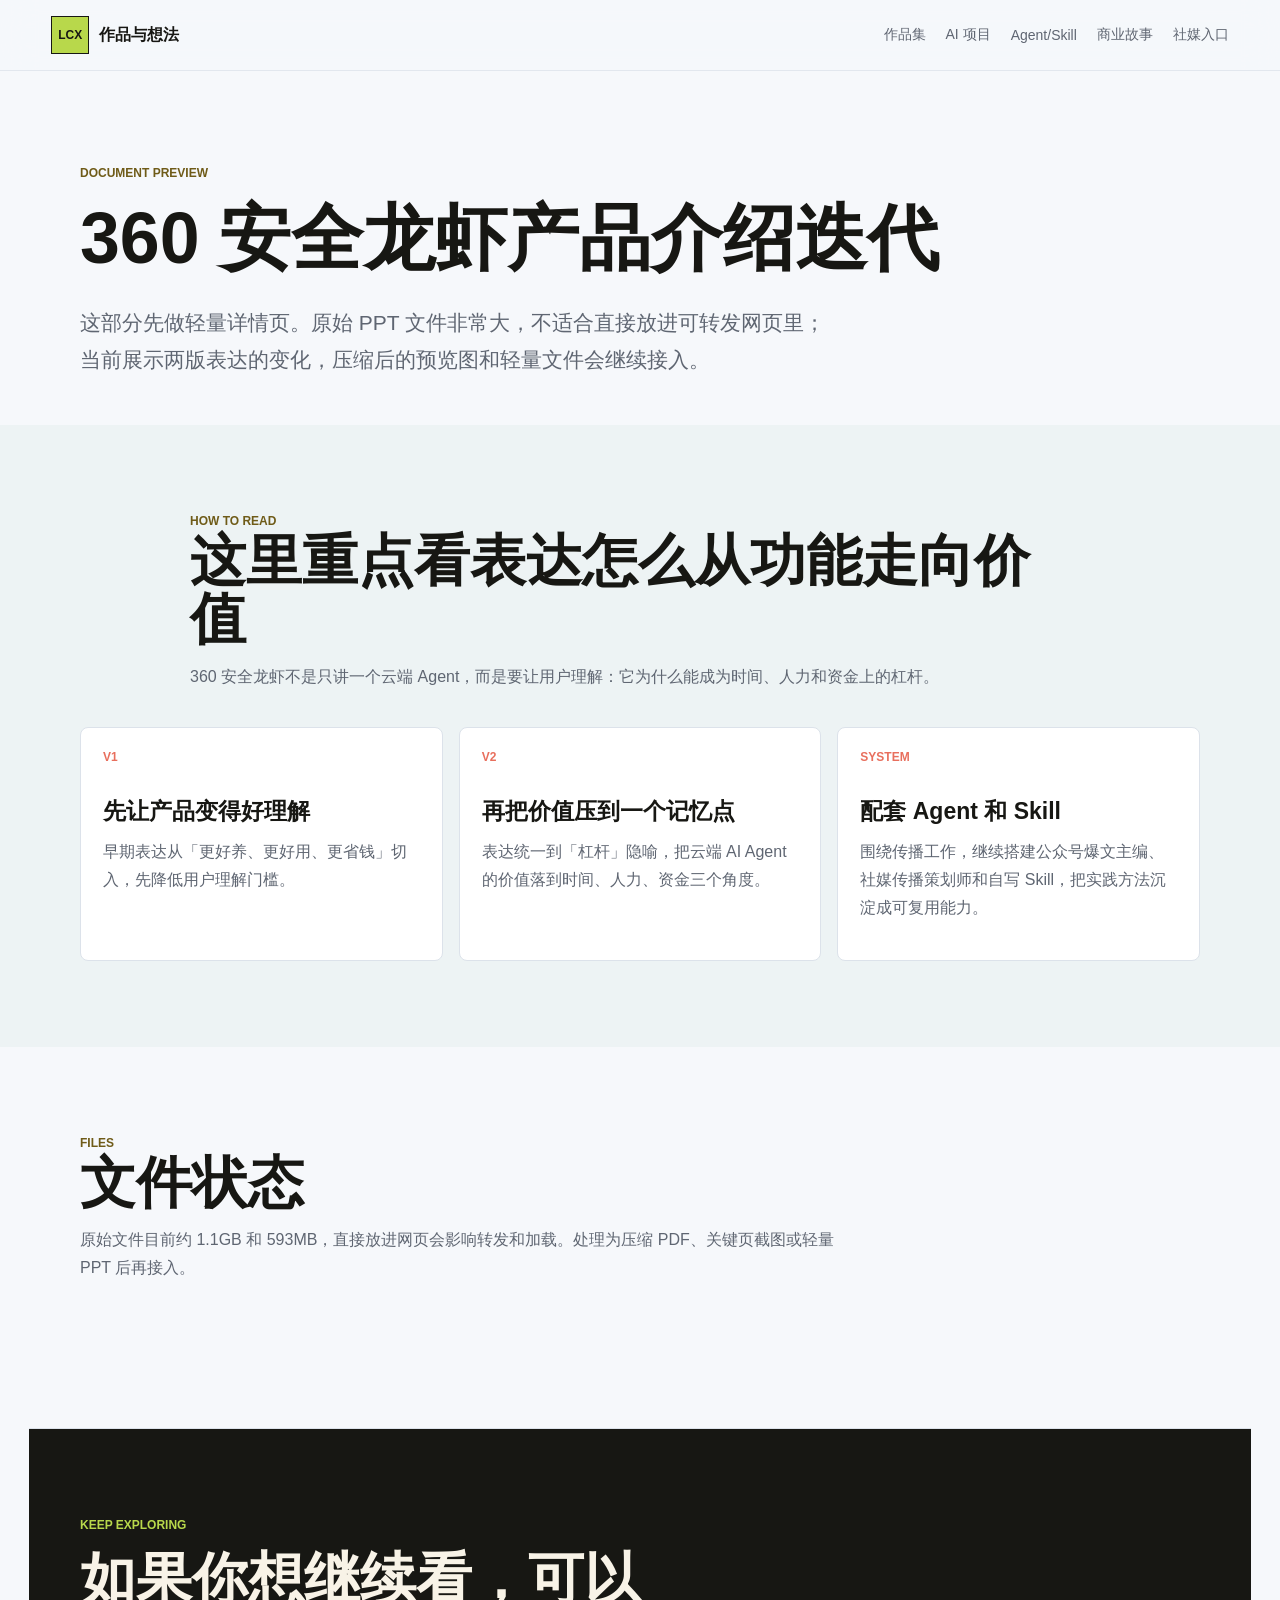
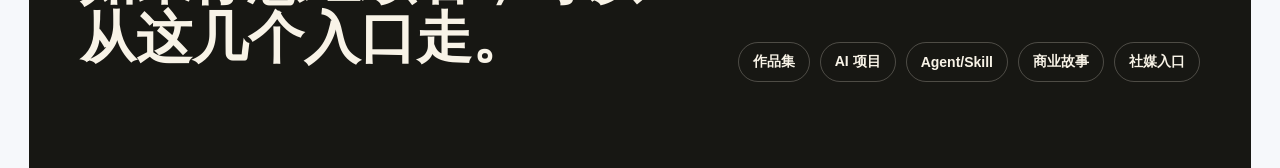
<file: safe-lobster-doc.html>
<!doctype html>
<html lang="zh-CN">
  <head>
    <meta charset="utf-8" />
    <meta name="viewport" content="width=device-width, initial-scale=1" />
    <title>360 安全龙虾产品介绍迭代 | 作品与想法</title>
    <link rel="stylesheet" href="./styles.css?v=20260629-trim-video" />
  </head>
  <body data-doc-page="safeLobsterDocPage">
    <header class="site-header">
      <a class="brand" href="./index.html"><span class="brand-mark">LCX</span><span class="brand-text">作品与想法</span></a>
      <nav class="nav"><a href="./portfolio.html">作品集</a><a href="./projects.html">AI 项目</a><a href="./systems.html">Agent/Skill</a><a href="./media-videos.html">商业故事</a><a href="./social.html">社媒入口</a></nav>
    </header>

    <main>
      <section class="page-hero section" data-doc-hero>
        <p class="eyebrow" data-eyebrow></p>
        <h1 data-title></h1>
        <p class="hero-subtitle" data-subtitle></p>
      </section>

      <section class="section section-band subtle">
        <div class="section-heading split" data-doc-overview-heading>
          <div>
            <p class="eyebrow" data-eyebrow></p>
            <h2 data-title></h2>
          </div>
          <p data-text></p>
        </div>
        <div class="bridge-grid" data-doc-overview-grid></div>
      </section>

      <section class="section">
        <div class="section-heading" data-doc-preview-heading>
          <p class="eyebrow" data-eyebrow></p>
          <h2 data-title></h2>
          <p data-text></p>
        </div>
        <div class="doc-preview-grid" data-doc-preview-grid></div>
      </section>
    </main>
    <script src="./content.js?v=20260629-trim-video"></script>
    <script src="./render.js?v=20260629-trim-video"></script>
  </body>
</html>
</file>
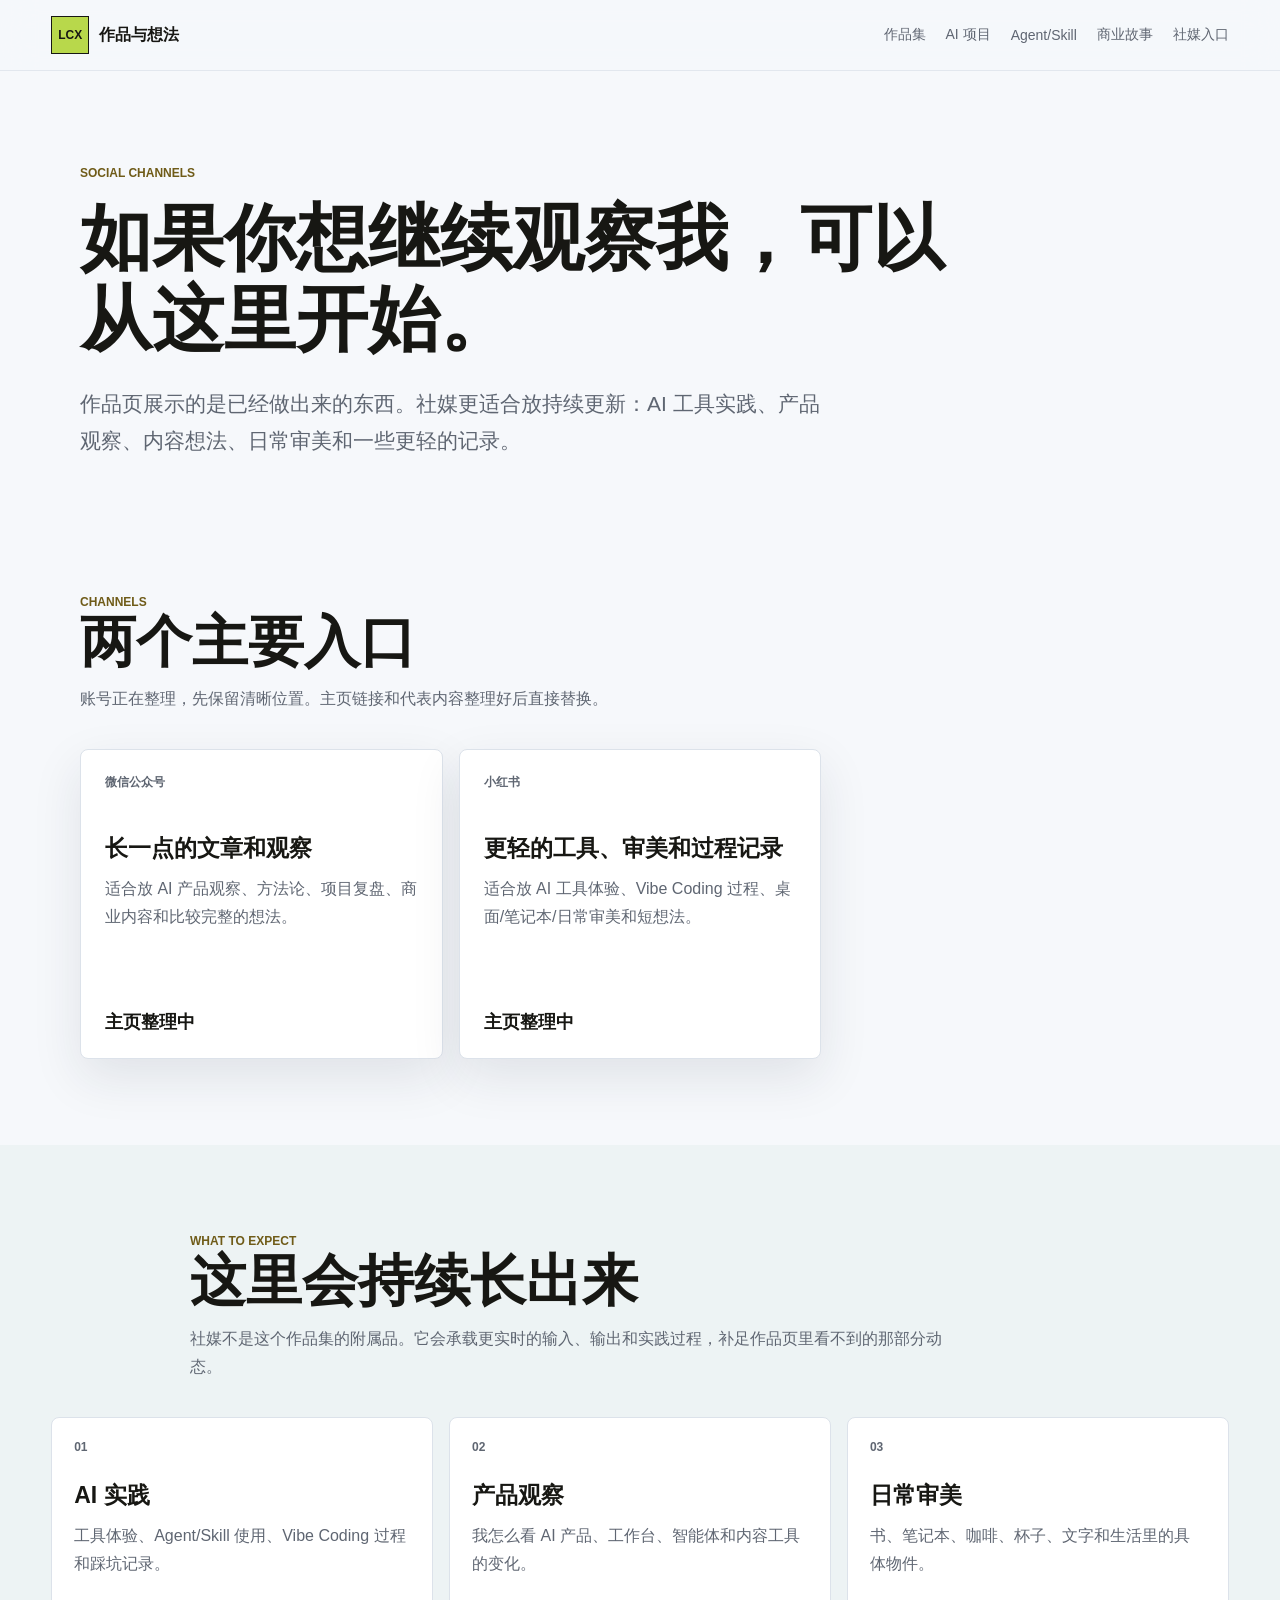
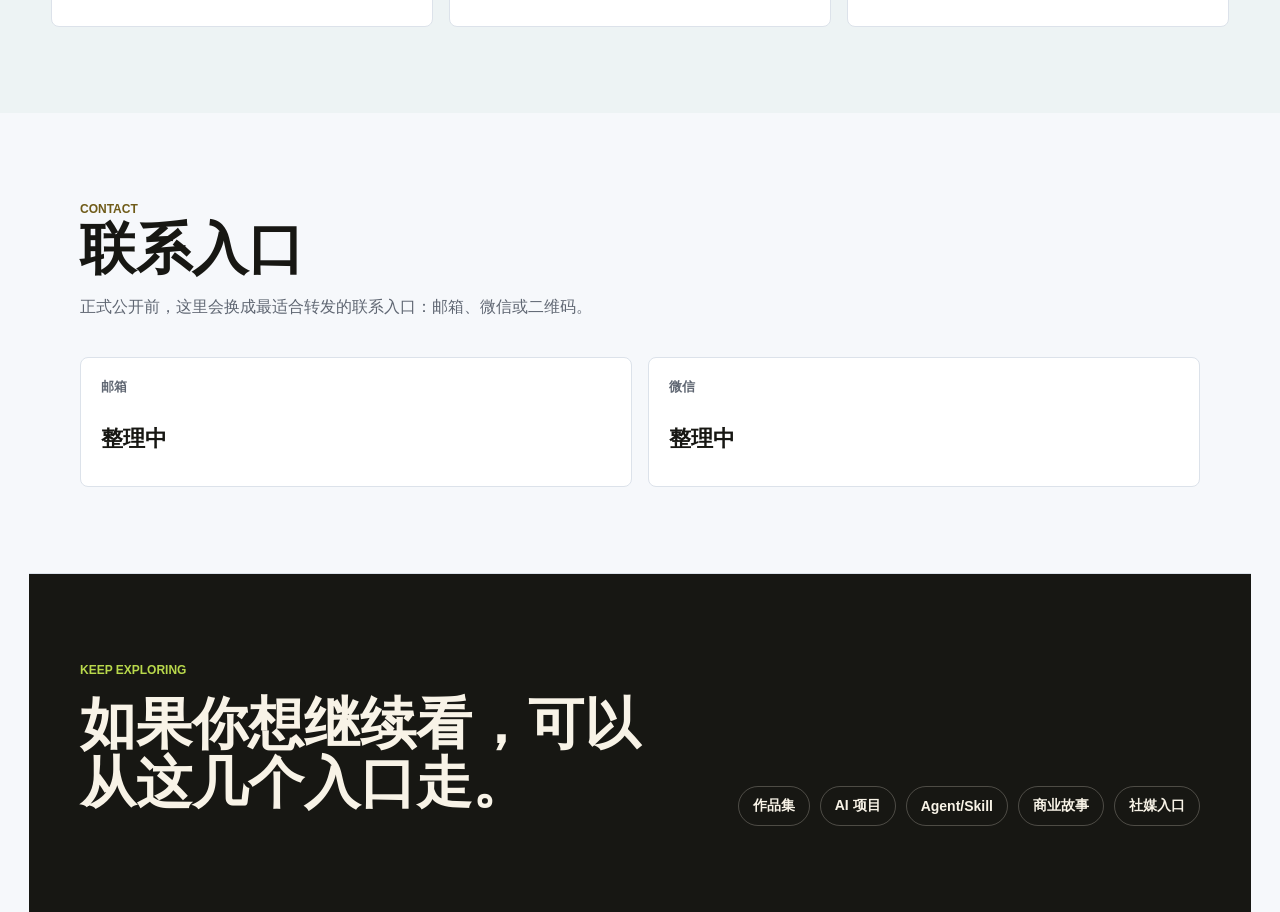
<file: social.html>
<!doctype html>
<html lang="zh-CN">
  <head>
    <meta charset="utf-8" />
    <meta name="viewport" content="width=device-width, initial-scale=1" />
    <title>继续关注 | 作品与想法</title>
    <link rel="stylesheet" href="./styles.css?v=20260629-trim-video" />
  </head>
  <body>
    <header class="site-header">
      <a class="brand" href="./index.html"><span class="brand-mark">LCX</span><span class="brand-text">作品与想法</span></a>
      <nav class="nav"><a href="./portfolio.html">作品集</a><a href="./projects.html">AI 项目</a><a href="./systems.html">Agent/Skill</a><a href="./media-videos.html">商业故事</a><a href="./social.html">社媒入口</a></nav>
    </header>

    <main>
      <section class="page-hero section" data-social-hero>
        <p class="eyebrow" data-eyebrow></p>
        <h1 data-title></h1>
        <p class="hero-subtitle" data-subtitle></p>
      </section>

      <section class="section">
        <div class="section-heading" data-social-channels-heading>
          <p class="eyebrow" data-eyebrow></p>
          <h2 data-title></h2>
          <p data-text></p>
        </div>
        <div class="social-page-grid" data-social-channels-grid></div>
      </section>

      <section class="section section-band subtle">
        <div class="section-heading split" data-social-expectation-heading>
          <div>
            <p class="eyebrow" data-eyebrow></p>
            <h2 data-title></h2>
          </div>
          <p data-text></p>
        </div>
        <div class="format-grid" data-social-expectation-grid></div>
      </section>

      <section class="section">
        <div class="section-heading" data-social-contact-heading>
          <p class="eyebrow" data-eyebrow></p>
          <h2 data-title></h2>
          <p data-text></p>
        </div>
        <div class="contact-grid" data-social-contact-grid></div>
      </section>
    </main>
    <script src="./content.js?v=20260629-trim-video"></script>
    <script src="./render.js?v=20260629-trim-video"></script>
  </body>
</html>
</file>
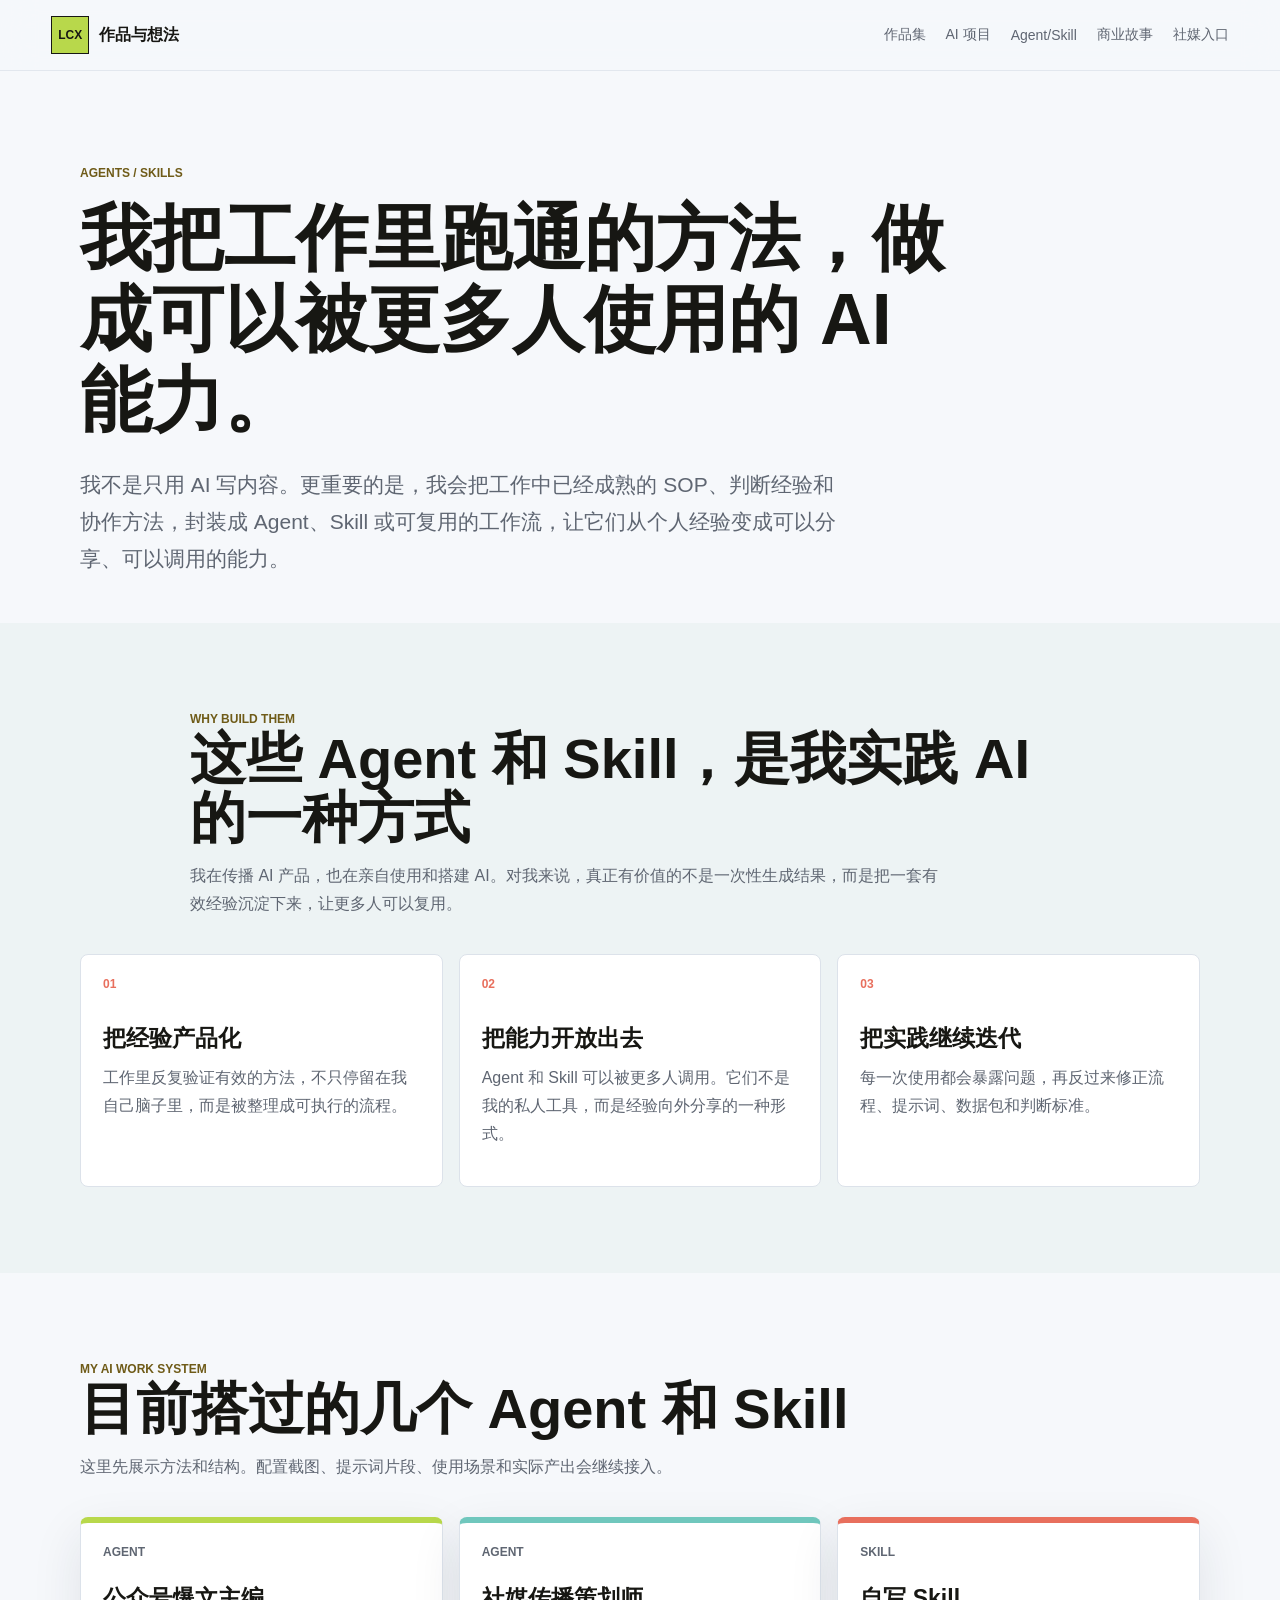
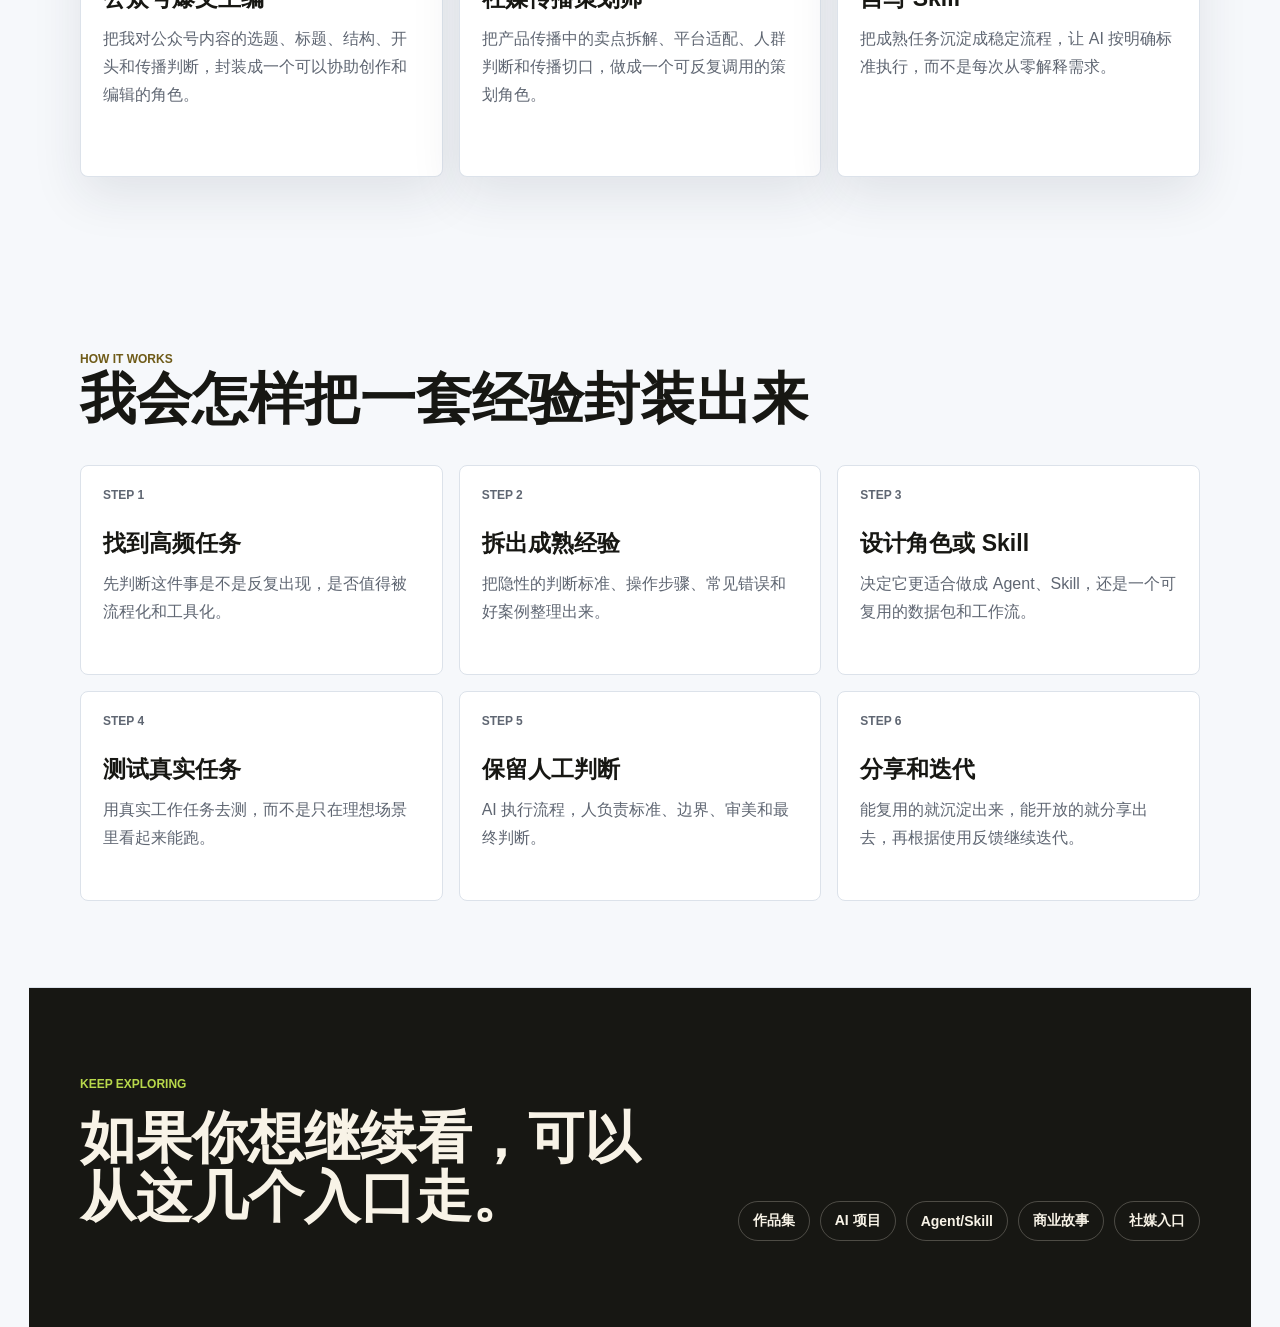
<file: systems.html>
<!doctype html>
<html lang="zh-CN">
  <head>
    <meta charset="utf-8" />
    <meta name="viewport" content="width=device-width, initial-scale=1" />
    <title>Agent 和 Skill | 作品与想法</title>
    <link rel="stylesheet" href="./styles.css?v=20260629-trim-video" />
  </head>
  <body>
    <header class="site-header">
      <a class="brand" href="./index.html"><span class="brand-mark">LCX</span><span class="brand-text">作品与想法</span></a>
      <nav class="nav"><a href="./portfolio.html">作品集</a><a href="./projects.html">AI 项目</a><a href="./systems.html">Agent/Skill</a><a href="./media-videos.html">商业故事</a><a href="./social.html">社媒入口</a></nav>
    </header>

    <main>
      <section class="page-hero section" data-systems-hero>
        <p class="eyebrow" data-eyebrow></p>
        <h1 data-title></h1>
        <p class="hero-subtitle" data-subtitle></p>
      </section>

      <section class="section section-band subtle">
        <div class="section-heading split" data-systems-why-heading>
          <div>
            <p class="eyebrow" data-eyebrow></p>
            <h2 data-title></h2>
          </div>
          <p data-text></p>
        </div>
        <div class="bridge-grid" data-systems-why-grid></div>
      </section>

      <section class="section">
        <div class="section-heading" data-systems-agents-heading>
          <p class="eyebrow" data-eyebrow></p>
          <h2 data-title></h2>
          <p data-text></p>
        </div>
        <div class="agent-grid" data-systems-agents-grid></div>
      </section>

      <section class="section">
        <div class="section-heading" data-systems-workflow-heading>
          <p class="eyebrow" data-eyebrow></p>
          <h2 data-title></h2>
        </div>
        <div class="format-grid" data-systems-workflow-grid></div>
      </section>
    </main>
    <script src="./content.js?v=20260629-trim-video"></script>
    <script src="./render.js?v=20260629-trim-video"></script>
  </body>
</html>
</file>
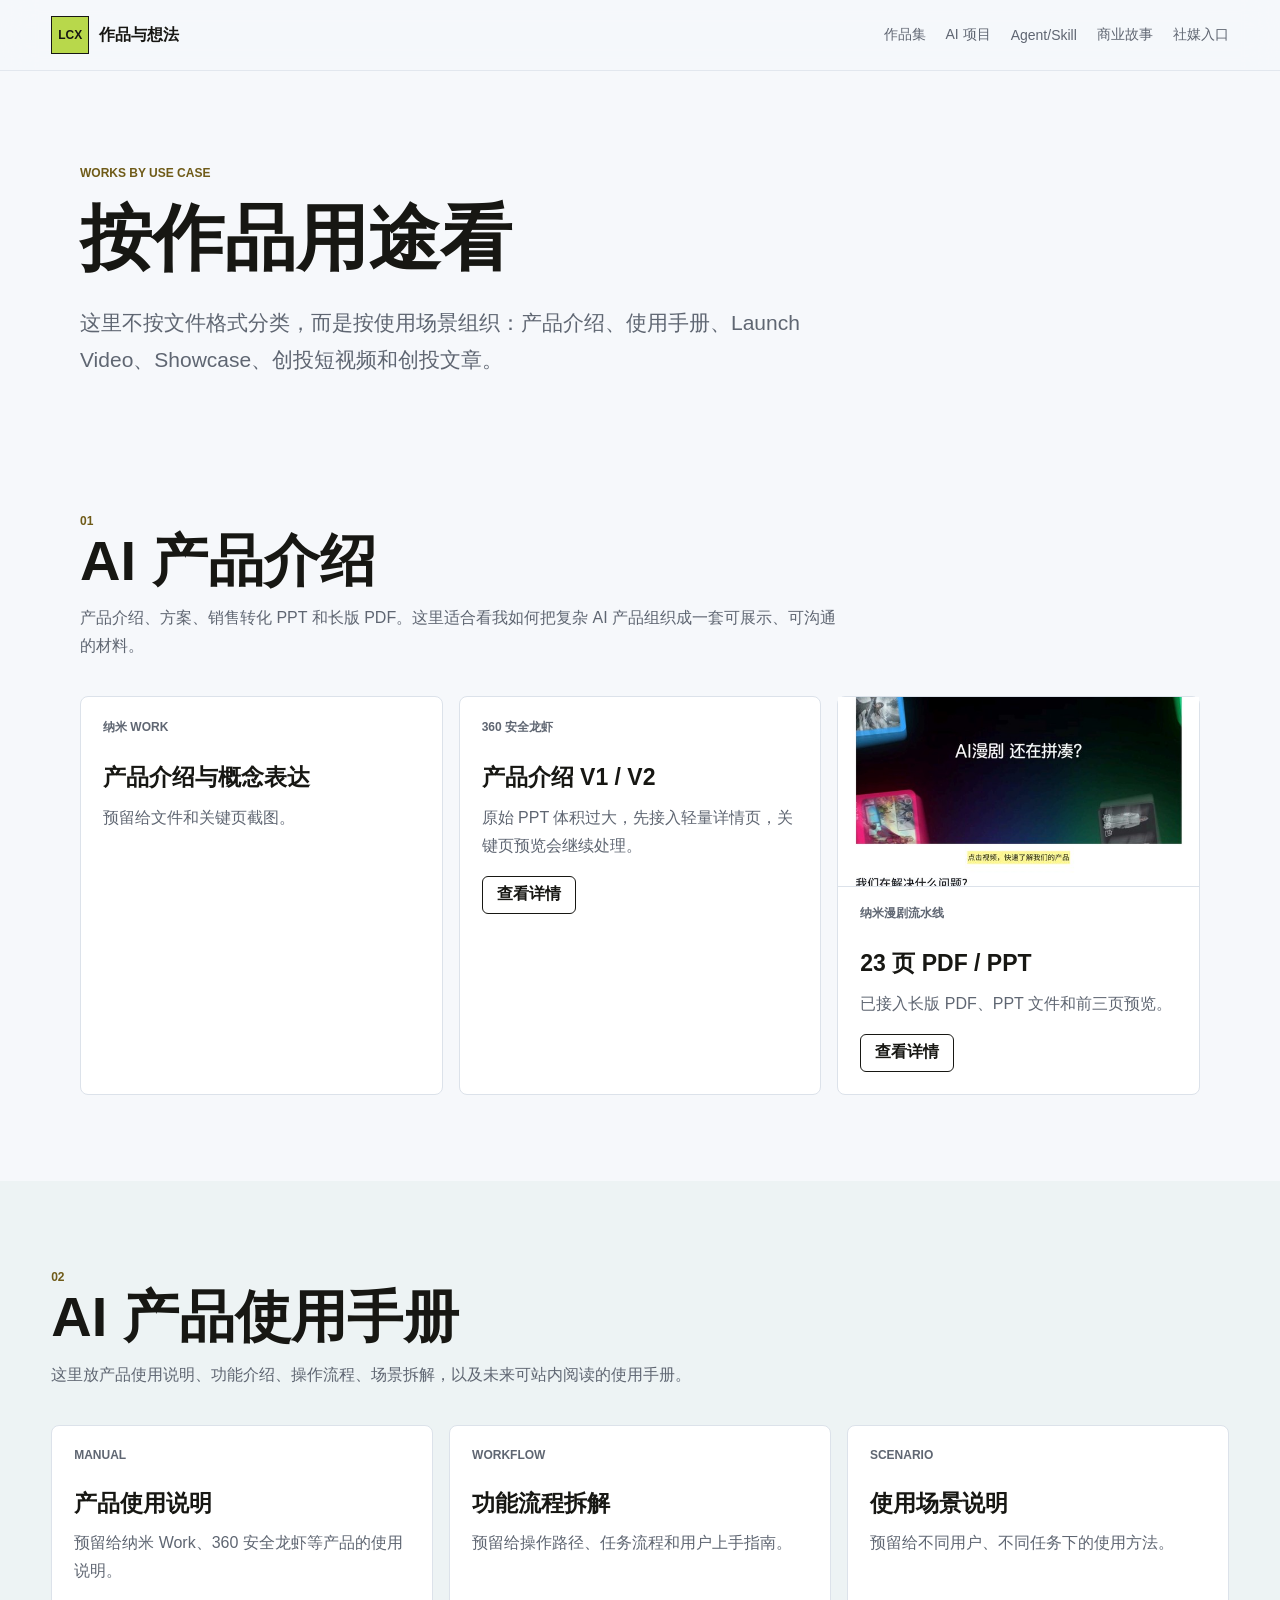
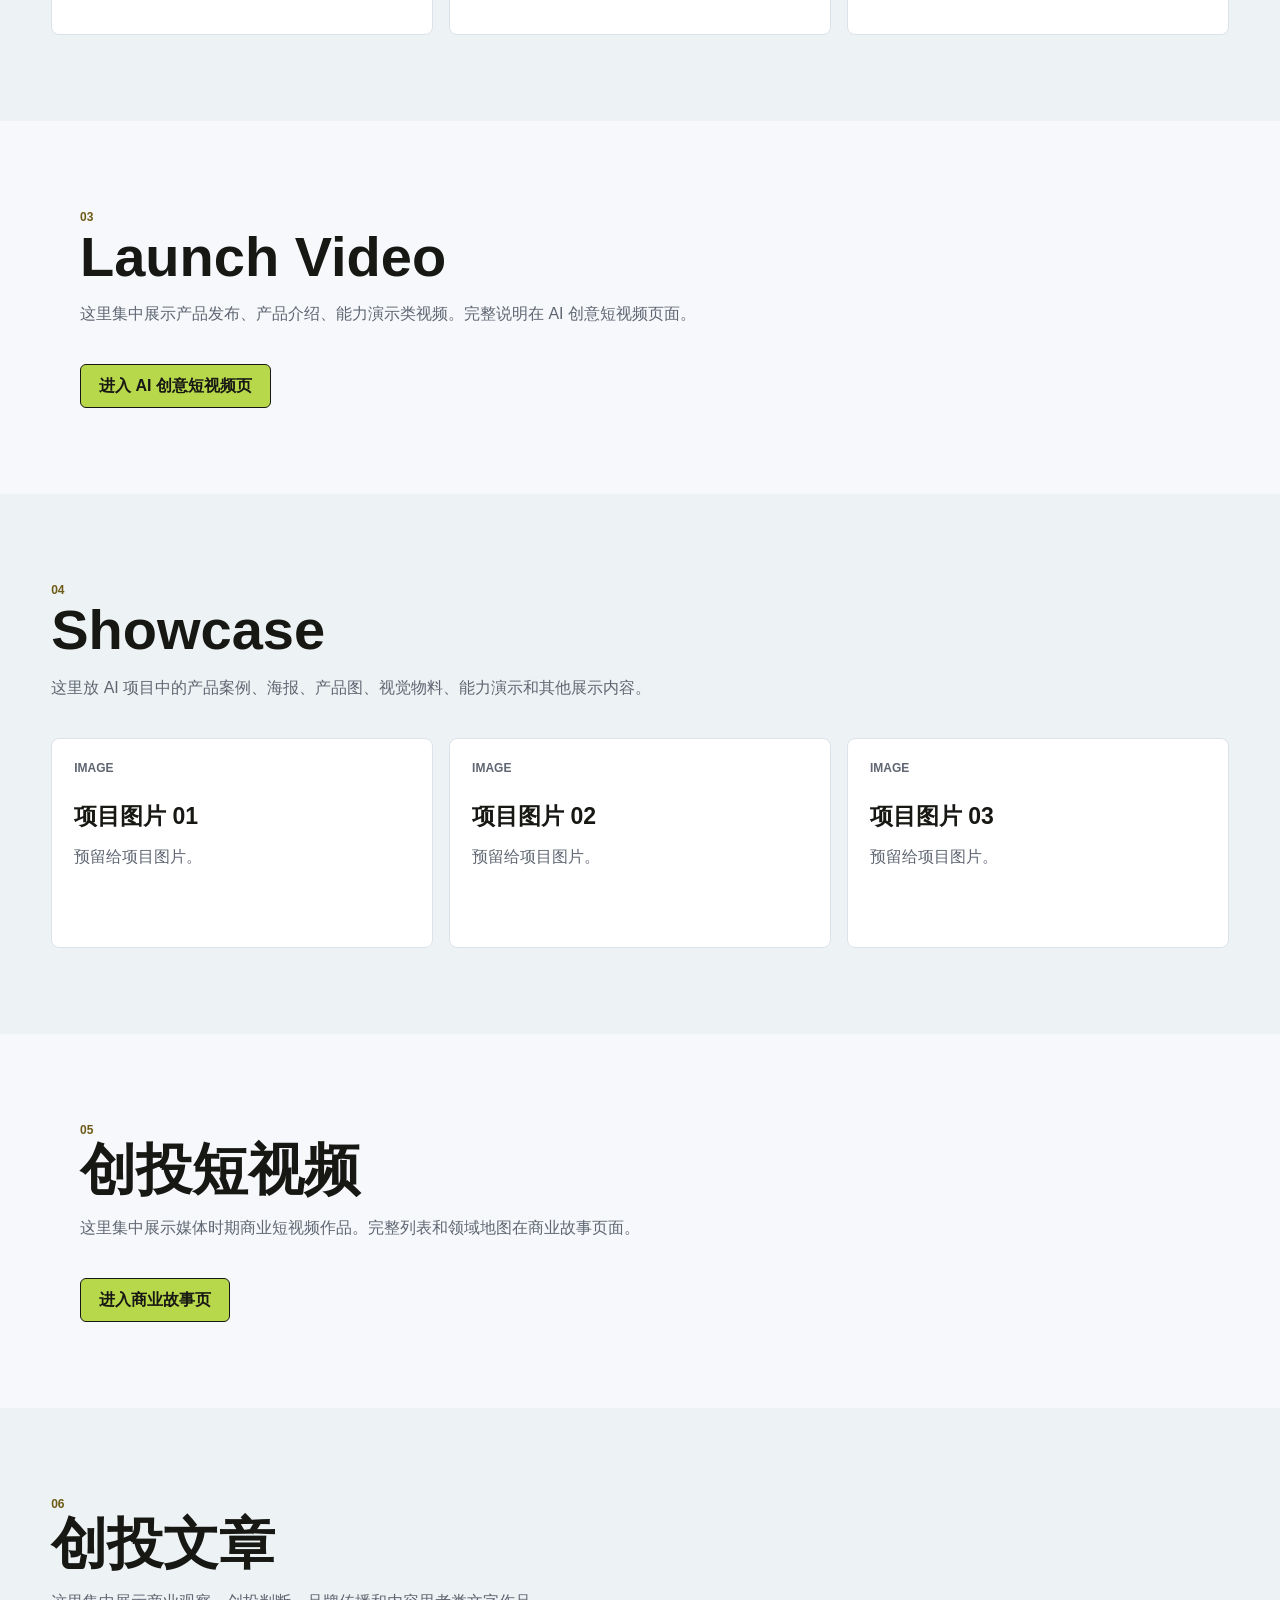
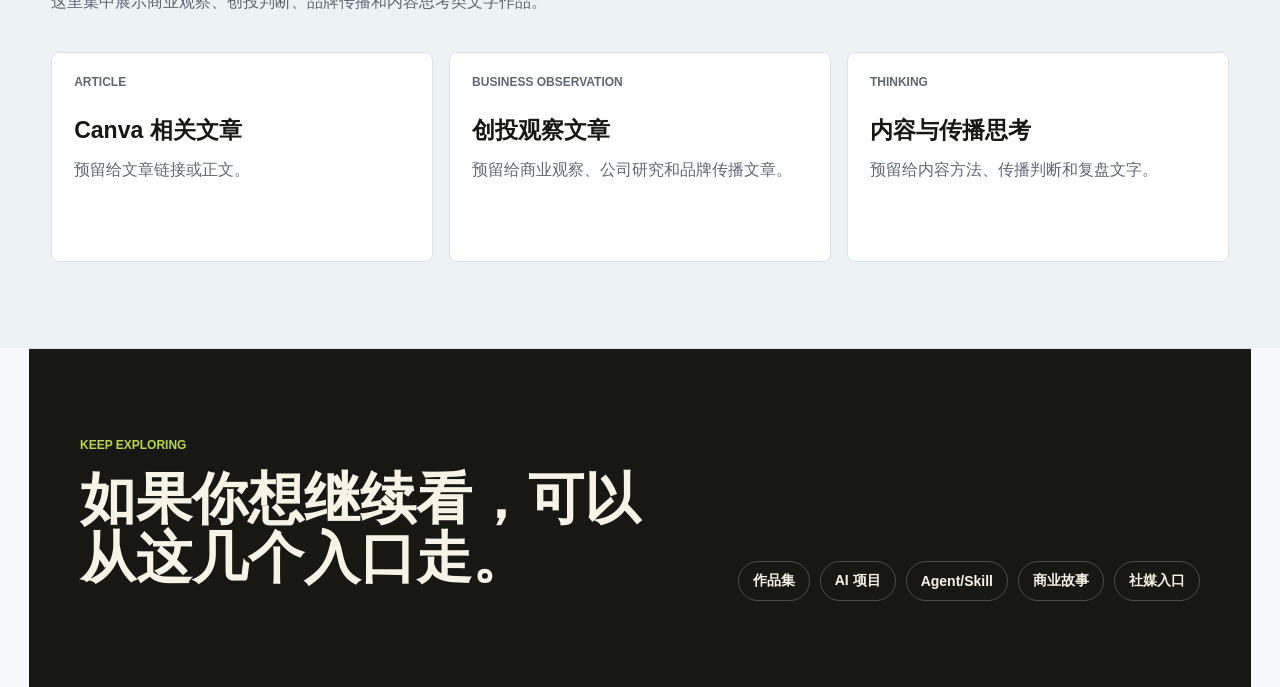
<file: works.html>
<!doctype html>
<html lang="zh-CN">
  <head>
    <meta charset="utf-8" />
    <meta name="viewport" content="width=device-width, initial-scale=1" />
    <title>按作品用途看 | 作品与想法</title>
    <link rel="stylesheet" href="./styles.css?v=20260629-trim-video" />
  </head>
  <body>
    <header class="site-header">
      <a class="brand" href="./index.html"><span class="brand-mark">LCX</span><span class="brand-text">作品与想法</span></a>
      <nav class="nav"><a href="./portfolio.html">作品集</a><a href="./projects.html">AI 项目</a><a href="./systems.html">Agent/Skill</a><a href="./media-videos.html">商业故事</a><a href="./social.html">社媒入口</a></nav>
    </header>

    <main>
      <section class="page-hero section" data-works-hero>
        <p class="eyebrow" data-eyebrow></p>
        <h1 data-title></h1>
        <p class="hero-subtitle" data-subtitle></p>
      </section>

      <div data-works-list></div>
    </main>
    <script src="./content.js?v=20260629-trim-video"></script>
    <script src="./render.js?v=20260629-trim-video"></script>
  </body>
</html>
</file>
<file: styles.css>
:root {
  color-scheme: light;
  --bg: #f6f8fb;
  --paper: #ffffff;
  --ink: #171713;
  --muted: #5f6672;
  --line: #dce2ea;
  --lime: #b8d84b;
  --cyan: #70c7bd;
  --red: #e86f5d;
  --amber: #e5b84b;
  --blue: #5c83d6;
  --shadow: 0 18px 50px rgba(31, 41, 55, 0.1);
  --page-pad: clamp(24px, 4vw, 56px);
  --content-max: 1120px;
  --wide-max: 1400px;
}

* {
  box-sizing: border-box;
}

html {
  scroll-behavior: smooth;
}

body {
  margin: 0;
  background: var(--bg);
  color: var(--ink);
  font-family: -apple-system, BlinkMacSystemFont, "PingFang SC", "Hiragino Sans GB",
    "Microsoft YaHei", "Segoe UI", sans-serif;
  letter-spacing: 0;
}

a {
  color: inherit;
  text-decoration: none;
}

button {
  font: inherit;
}

.site-header {
  position: sticky;
  top: 0;
  z-index: 20;
  display: flex;
  align-items: center;
  justify-content: space-between;
  gap: 24px;
  padding: 16px var(--page-pad);
  border-bottom: 1px solid rgba(220, 226, 234, 0.76);
  background: rgba(246, 248, 251, 0.9);
  backdrop-filter: blur(16px);
}

.brand {
  display: inline-flex;
  align-items: center;
  gap: 10px;
  min-width: max-content;
}

.brand-mark {
  display: inline-grid;
  place-items: center;
  width: 38px;
  height: 38px;
  border: 1px solid var(--ink);
  background: var(--lime);
  font-size: 12px;
  font-weight: 800;
}

.brand-text {
  font-weight: 700;
}

.nav {
  display: flex;
  align-items: center;
  gap: 20px;
  color: var(--muted);
  font-size: 14px;
}

.nav a:hover {
  color: var(--ink);
}

.section,
.section-band {
  padding: 86px var(--page-pad);
}

.section {
  max-width: calc(var(--content-max) + (var(--page-pad) * 2));
  margin: 0 auto;
}

.section.section-band {
  max-width: none;
}

.section-band {
  width: 100%;
}

.section-band > .section-heading,
.section-band > .entry-grid,
.section-band > .bridge-grid {
  width: min(100%, var(--content-max));
  margin-right: auto;
  margin-left: auto;
}

.subtle {
  background: #edf3f4;
}

.hero {
  display: grid;
  grid-template-columns: minmax(0, 1fr) minmax(320px, 520px);
  align-items: center;
  gap: clamp(32px, 5vw, 72px);
  min-height: calc(100vh - 72px);
}

.hero-simple {
  position: relative;
  overflow: hidden;
  grid-template-columns: minmax(610px, 1fr) minmax(360px, 480px);
  align-items: center;
  gap: clamp(32px, 4vw, 58px);
  width: min(100%, calc(var(--wide-max) + (var(--page-pad) * 2)));
  min-height: calc(100vh - 72px);
  margin: 0 auto;
  padding: clamp(70px, 10vh, 120px) var(--page-pad);
  text-align: left;
  background:
    linear-gradient(180deg, rgba(246, 248, 251, 0.04), rgba(246, 248, 251, 0.82) 78%),
    url("./assets/images/hero-bg.svg?v=20260628-showcase") center / cover no-repeat;
}

.hero-simple .hero-copy {
  position: relative;
  z-index: 1;
  width: min(100%, 740px);
  justify-self: start;
}

.hero-simple h1 {
  max-width: 740px;
  margin-bottom: 24px;
  font-size: clamp(56px, 4.7vw, 82px);
  line-height: 1.08;
}

.hero-simple .hero-title-line {
  white-space: nowrap;
}

.page-hero {
  max-width: calc(var(--content-max) + (var(--page-pad) * 2));
  margin: 0 auto;
  padding-top: 92px;
  padding-bottom: 46px;
  text-align: left;
}

.page-hero h1 {
  max-width: 900px;
}

.page-hero .hero-subtitle {
  max-width: 760px;
}

.eyebrow {
  margin: 0 0 14px;
  color: #6f5b18;
  font-size: 12px;
  font-weight: 800;
  letter-spacing: 0;
  text-transform: uppercase;
}

h1,
h2,
h3,
p {
  margin-top: 0;
}

h1 {
  max-width: 840px;
  margin-bottom: 26px;
  font-size: clamp(50px, 5.6vw, 92px);
  line-height: 1.13;
  letter-spacing: 0;
}

.hero-title-line {
  display: block;
}

h2 {
  margin-bottom: 14px;
  font-size: clamp(30px, 5vw, 56px);
  line-height: 1.05;
  letter-spacing: 0;
}

h3 {
  margin-bottom: 12px;
  font-size: 23px;
  line-height: 1.2;
}

p {
  color: var(--muted);
  line-height: 1.75;
}

.hero-subtitle {
  max-width: 680px;
  margin-right: 0;
  margin-left: 0;
  margin-bottom: 0;
  font-size: clamp(17px, 2vw, 21px);
}

.hero-projects {
  display: flex;
  flex-wrap: wrap;
  gap: 8px;
  max-width: 680px;
  margin-top: 24px;
}

.hero-projects span {
  display: inline-flex;
  align-items: center;
  min-height: 32px;
  border: 1px solid rgba(23, 23, 19, 0.16);
  border-radius: 999px;
  padding: 6px 11px;
  background: rgba(255, 255, 255, 0.68);
  color: var(--ink);
  font-size: 13px;
  font-weight: 760;
  box-shadow: 0 12px 34px rgba(31, 41, 55, 0.06);
}

.hero-ai-motion {
  position: relative;
  isolation: isolate;
  overflow: hidden;
  width: min(100%, 540px);
  aspect-ratio: 0.86;
  min-height: 520px;
  justify-self: start;
  border: 1px solid rgba(220, 226, 234, 0.9);
  border-radius: 22px;
  background:
    radial-gradient(circle at 50% 42%, rgba(112, 199, 189, 0.26), transparent 23%),
    radial-gradient(circle at 72% 18%, rgba(184, 216, 75, 0.24), transparent 22%),
    radial-gradient(circle at 30% 82%, rgba(92, 131, 214, 0.22), transparent 25%),
    linear-gradient(145deg, rgba(255, 255, 255, 0.88), rgba(237, 243, 244, 0.58));
  box-shadow: 0 34px 100px rgba(31, 41, 55, 0.14);
  backdrop-filter: blur(16px);
}

.hero-ai-motion::before {
  content: "";
  position: absolute;
  inset: 0;
  z-index: -1;
  background:
    linear-gradient(rgba(92, 131, 214, 0.1) 1px, transparent 1px),
    linear-gradient(90deg, rgba(92, 131, 214, 0.1) 1px, transparent 1px);
  background-size: 34px 34px;
  mask-image: radial-gradient(circle at 50% 48%, black 0 44%, transparent 76%);
  animation: ai-grid-drift 14s linear infinite;
}

.hero-ai-motion::after {
  content: "";
  position: absolute;
  inset: 9%;
  z-index: -1;
  border: 1px solid rgba(92, 131, 214, 0.18);
  border-radius: 50%;
  background: radial-gradient(circle, rgba(255, 255, 255, 0.66), transparent 58%);
  animation: ai-breathe 6s ease-in-out infinite;
}

.ai-core {
  position: absolute;
  top: 50%;
  left: 50%;
  z-index: 3;
  display: grid;
  place-items: center;
  width: 190px;
  height: 190px;
  border: 1px solid rgba(92, 131, 214, 0.28);
  border-radius: 50%;
  background:
    radial-gradient(circle at 42% 36%, rgba(184, 216, 75, 0.78), transparent 22%),
    radial-gradient(circle at 64% 62%, rgba(112, 199, 189, 0.84), transparent 26%),
    linear-gradient(145deg, rgba(255, 255, 255, 0.92), rgba(237, 243, 244, 0.72));
  box-shadow:
    0 26px 90px rgba(92, 131, 214, 0.22),
    inset 0 0 0 1px rgba(255, 255, 255, 0.8);
  transform: translate(-50%, -50%);
  animation: ai-core-float 7s ease-in-out infinite;
}

.ai-core span,
.ai-core strong {
  display: block;
  text-align: center;
}

.ai-core span {
  color: var(--muted);
  font-size: 11px;
  font-weight: 900;
  text-transform: uppercase;
}

.ai-core strong {
  max-width: 132px;
  color: var(--ink);
  font-size: 19px;
  line-height: 1.05;
}

.ai-orbit {
  position: absolute;
  inset: 18%;
  border: 1px solid rgba(92, 131, 214, 0.2);
  border-radius: 50%;
}

.orbit-one {
  animation: ai-spin 18s linear infinite;
}

.orbit-two {
  inset: 26% 12%;
  border-color: rgba(112, 199, 189, 0.26);
  transform: rotate(58deg);
  animation: ai-spin 24s linear infinite reverse;
}

.orbit-three {
  inset: 12% 30%;
  border-color: rgba(184, 216, 75, 0.26);
  transform: rotate(-36deg);
  animation: ai-spin 20s linear infinite;
}

.ai-flow {
  position: absolute;
  left: 14%;
  width: 72%;
  height: 2px;
  background: linear-gradient(90deg, transparent, rgba(92, 131, 214, 0.58), transparent);
  transform-origin: center;
  animation: ai-flow-rise 6s ease-in-out infinite;
}

.flow-one {
  top: 23%;
  transform: rotate(18deg);
}

.flow-two {
  top: 49%;
  background: linear-gradient(90deg, transparent, rgba(112, 199, 189, 0.68), transparent);
  animation-delay: -2s;
}

.flow-three {
  top: 72%;
  transform: rotate(-18deg);
  background: linear-gradient(90deg, transparent, rgba(184, 216, 75, 0.72), transparent);
  animation-delay: -4s;
}

.ai-node,
.ai-panel {
  position: absolute;
  z-index: 2;
  border: 1px solid rgba(220, 226, 234, 0.9);
  background: rgba(255, 255, 255, 0.76);
  box-shadow: 0 18px 50px rgba(31, 41, 55, 0.1);
  backdrop-filter: blur(12px);
}

.ai-node {
  display: grid;
  place-items: center;
  width: 100px;
  height: 88px;
  border-radius: 22px;
  animation: ai-node-float 8s ease-in-out infinite;
  text-align: center;
}

.ai-node span,
.ai-panel span {
  color: var(--ink);
  font-size: 12px;
  font-weight: 900;
}

.node-image {
  top: 11%;
  left: 15%;
  background:
    radial-gradient(circle at 30% 32%, rgba(184, 216, 75, 0.8), transparent 28%),
    radial-gradient(circle at 72% 64%, rgba(112, 199, 189, 0.68), transparent 30%),
    rgba(255, 255, 255, 0.72);
}

.node-video {
  top: 14%;
  right: 12%;
  border-radius: 50%;
  animation-delay: -1.6s;
}

.node-doc {
  bottom: 16%;
  left: 10%;
  animation-delay: -3.2s;
}

.node-agent {
  right: 8%;
  bottom: 13%;
  width: 112px;
  animation-delay: -4.8s;
}

.node-writing {
  top: 37%;
  left: 3%;
  width: 82px;
  height: 72px;
  border-radius: 50%;
  animation-delay: -5.6s;
}

.node-social {
  right: 6%;
  top: 40%;
  width: 94px;
  height: 74px;
  animation-delay: -6.4s;
}

.ai-panel {
  display: flex;
  align-items: center;
  min-width: 150px;
  min-height: 54px;
  border-radius: 999px;
  padding: 0 18px;
  animation: ai-panel-rise 10s linear infinite;
}

.panel-one {
  top: 34%;
  left: 5%;
}

.panel-two {
  top: 60%;
  right: 4%;
  animation-delay: -3.4s;
}

.panel-three {
  bottom: 4%;
  left: 30%;
  animation-delay: -6.8s;
}

.panel-four {
  top: 78%;
  right: 16%;
  animation-delay: -8.4s;
}

@keyframes ai-spin {
  to {
    transform: rotate(360deg);
  }
}

@keyframes ai-breathe {
  50% {
    transform: scale(1.05);
    opacity: 0.72;
  }
}

@keyframes ai-core-float {
  50% {
    transform: translate(-50%, -54%);
  }
}

@keyframes ai-node-float {
  50% {
    transform: translateY(-14px);
  }
}

@keyframes ai-panel-rise {
  0% {
    transform: translateY(18px);
    opacity: 0.42;
  }
  35%,
  70% {
    opacity: 1;
  }
  100% {
    transform: translateY(-42px);
    opacity: 0.42;
  }
}

@keyframes ai-flow-rise {
  50% {
    transform: translateY(-18px) rotate(0deg);
    opacity: 0.42;
  }
}

@keyframes ai-grid-drift {
  to {
    background-position: 34px 68px;
  }
}

@media (prefers-reduced-motion: reduce) {
  .hero-ai-motion *,
  .hero-ai-motion::before,
  .hero-ai-motion::after {
    animation: none;
  }
}

.hero-actions {
  display: flex;
  flex-wrap: wrap;
  gap: 12px;
  margin: 14px 0 0;
}

.button,
.text-button {
  display: inline-flex;
  align-items: center;
  justify-content: center;
  min-height: 44px;
  border: 1px solid var(--ink);
  border-radius: 6px;
  cursor: pointer;
  font-weight: 800;
}

.button {
  padding: 0 18px;
}

.primary {
  background: var(--ink);
  color: var(--paper);
}

.secondary {
  background: var(--lime);
}

.ghost {
  background: transparent;
}

.signal-row {
  display: flex;
  flex-wrap: wrap;
  justify-content: flex-start;
  gap: 12px;
  margin-top: 34px;
}

.signal-row a,
.signal-row span,
.card-topline span,
.book-grid span {
  display: inline-flex;
  align-items: center;
  min-height: 34px;
  padding: 0 13px;
  border: 1px solid var(--line);
  border-radius: 999px;
  background: rgba(255, 255, 255, 0.84);
  color: var(--muted);
  font-size: 12px;
  font-weight: 700;
}

.signal-row a {
  color: var(--ink);
  box-shadow: 0 8px 24px rgba(31, 41, 55, 0.06);
  transition: transform 160ms ease, border-color 160ms ease, background 160ms ease;
}

.signal-row a:hover {
  transform: translateY(-2px);
  border-color: var(--ink);
  background: var(--paper);
}

.hero-proof {
  display: grid;
  gap: 14px;
}

.proof-panel,
.proof-grid article,
.work-card,
.case-row,
.media-placeholder,
.book-grid article,
.contact-grid a {
  border: 1px solid var(--line);
  border-radius: 8px;
  background: var(--paper);
  box-shadow: var(--shadow);
}

.proof-panel {
  padding: 24px;
}

.panel-label {
  display: block;
  margin-bottom: 20px;
  color: var(--muted);
  font-size: 12px;
  font-weight: 800;
  text-transform: uppercase;
}

.proof-main strong {
  display: block;
  max-width: 420px;
  margin-bottom: 18px;
  font-size: 34px;
  line-height: 1.08;
}

.social-hero {
  background:
    linear-gradient(135deg, rgba(184, 216, 75, 0.24), transparent 48%),
    var(--paper);
}

.proof-grid {
  display: grid;
  grid-template-columns: repeat(2, minmax(0, 1fr));
  gap: 14px;
}

.proof-grid article {
  min-height: 140px;
  padding: 18px;
}

.proof-grid span {
  display: block;
  margin-bottom: 20px;
  color: var(--muted);
  font-size: 12px;
  font-weight: 800;
}

.proof-grid strong {
  display: block;
  margin-bottom: 8px;
  font-size: 20px;
}

.proof-grid small {
  color: var(--muted);
  line-height: 1.5;
}

.section-heading {
  max-width: 900px;
  margin-bottom: 36px;
  margin-left: 0;
  text-align: left;
}

.section-band > .section-heading {
  width: min(100%, var(--content-max));
  max-width: var(--content-max);
  margin-right: auto;
  margin-left: auto;
  margin-bottom: 36px;
}

.section-heading.split {
  display: block;
  max-width: 900px;
}

.section-heading.split > div,
.section-heading.split > p {
  margin-left: 0;
}

.bridge-section .section-heading {
  max-width: 980px;
  text-align: center;
}

.bridge-section .section-heading h2,
.bridge-section .section-heading p {
  margin-right: auto;
  margin-left: auto;
}

.section-heading h2 {
  max-width: 880px;
  margin-bottom: 14px;
}

.section-heading p {
  max-width: 760px;
  margin-bottom: 0;
}

.social-strip {
  display: grid;
  grid-template-columns: minmax(260px, 430px) minmax(0, 1fr);
  gap: 36px;
  align-items: start;
  padding-top: 54px;
  padding-bottom: 54px;
}

.portfolio-callout {
  display: grid;
  grid-template-columns: minmax(280px, 360px) minmax(0, 1fr);
  gap: clamp(30px, 5vw, 72px);
  align-items: center;
  padding-top: 86px;
  padding-bottom: 86px;
  border-top: 1px solid var(--line);
  border-bottom: 1px solid var(--line);
}

.callout-copy {
  display: flex;
  flex-direction: column;
  align-items: flex-start;
  justify-content: center;
}

.callout-copy .button {
  margin-top: 12px;
}

.portfolio-callout h2 {
  margin-bottom: 18px;
  font-size: clamp(30px, 4vw, 46px);
}

.portfolio-callout p {
  margin-bottom: 18px;
}

.portfolio-preview-grid {
  display: grid;
  grid-auto-rows: minmax(138px, auto);
  grid-template-columns: repeat(4, minmax(0, 1fr));
  gap: 14px;
}

.portfolio-preview-card {
  position: relative;
  display: flex;
  overflow: hidden;
  min-height: 156px;
  flex-direction: column;
  padding: 18px;
  border: 1px solid var(--line);
  border-radius: 8px;
  background: var(--paper);
  transition: transform 160ms ease, box-shadow 160ms ease, border-color 160ms ease;
}

.portfolio-preview-card:hover {
  transform: translateY(-3px);
  border-color: var(--ink);
  box-shadow: var(--shadow);
}

.portfolio-preview-card.large {
  grid-column: span 2;
  grid-row: span 2;
  min-height: 326px;
  padding: 24px;
}

.portfolio-preview-card::before,
.portfolio-preview-card::after {
  content: "";
  position: absolute;
  inset: auto 18px 18px 18px;
  height: 62px;
  border-radius: 8px;
  opacity: 0.86;
}

.portfolio-preview-card::before {
  background:
    radial-gradient(circle at 20% 35%, rgba(184, 216, 75, 0.86), transparent 30%),
    linear-gradient(135deg, rgba(184, 216, 75, 0.42), rgba(255, 255, 255, 0.66));
}

.portfolio-preview-card::after {
  inset: auto 32px 72px auto;
  width: 74px;
  height: 44px;
  border: 1px solid rgba(23, 23, 19, 0.2);
  background: rgba(255, 255, 255, 0.74);
}

.portfolio-preview-card.large::before {
  inset: auto 24px 24px 24px;
  height: 140px;
}

.portfolio-preview-card.large::after {
  inset: auto 48px 176px auto;
  width: 120px;
  height: 78px;
}

.portfolio-preview-card.writing::before {
  background: repeating-linear-gradient(
    to bottom,
    rgba(23, 23, 19, 0.18) 0 4px,
    transparent 4px 15px
  );
}

.portfolio-preview-card.video::before {
  background: linear-gradient(135deg, var(--cyan), var(--blue));
}

.portfolio-preview-card.system::before {
  background: linear-gradient(135deg, var(--ink), #54544a);
}

.portfolio-preview-card.story::before {
  background: linear-gradient(135deg, var(--red), var(--amber));
}

.portfolio-preview-card.social::before {
  background: linear-gradient(135deg, var(--cyan), rgba(255, 255, 255, 0.7));
}

.portfolio-preview-card span {
  position: relative;
  z-index: 1;
  display: block;
  color: var(--muted);
  font-size: 12px;
  font-weight: 900;
  text-transform: uppercase;
}

.portfolio-preview-card strong {
  position: relative;
  z-index: 1;
  margin-top: auto;
  font-size: 19px;
  line-height: 1.25;
}

.portfolio-preview-card.large strong {
  font-size: 28px;
}

.portfolio-preview-card p {
  position: relative;
  z-index: 1;
  max-width: 260px;
  margin: 10px 0 76px;
  font-size: 14px;
  line-height: 1.65;
}

.portfolio-preview-card.large p {
  max-width: 330px;
  margin-bottom: 142px;
  font-size: 16px;
}

.social-links {
  display: grid;
  grid-template-columns: repeat(3, minmax(0, 1fr));
  gap: 14px;
}

.social-links a,
.agent-grid article,
.cross-grid article {
  border: 1px solid var(--line);
  border-radius: 8px;
  background: var(--paper);
}

.social-links a {
  min-height: 112px;
  padding: 18px;
}

.social-links span,
.agent-grid span,
.cross-grid span {
  display: block;
  margin-bottom: 26px;
  color: var(--muted);
  font-size: 12px;
  font-weight: 900;
  text-transform: uppercase;
}

.social-links strong {
  font-size: 21px;
}

.social-page-grid {
  display: grid;
  grid-template-columns: repeat(3, minmax(0, 1fr));
  gap: 16px;
}

.social-page-card {
  display: flex;
  min-height: 310px;
  flex-direction: column;
  padding: 24px;
  border: 1px solid var(--line);
  border-radius: 8px;
  background: var(--paper);
  box-shadow: var(--shadow);
}

.social-page-card span {
  display: block;
  margin-bottom: 44px;
  color: var(--muted);
  font-size: 12px;
  font-weight: 900;
  text-transform: uppercase;
}

.social-page-card strong {
  margin-top: auto;
  font-size: 18px;
}

.featured-grid {
  display: grid;
  grid-template-columns: repeat(4, minmax(0, 1fr));
  gap: 16px;
}

.project-grid,
.entry-grid,
.format-grid,
.asset-grid {
  display: grid;
  gap: 16px;
}

.project-grid {
  grid-template-columns: repeat(3, minmax(0, 1fr));
}

.entry-grid,
.format-grid,
.asset-grid {
  grid-template-columns: repeat(3, minmax(0, 1fr));
}

.bridge-grid {
  display: grid;
  grid-template-columns: repeat(3, minmax(0, 1fr));
  gap: 16px;
}

.bridge-grid article {
  min-height: 230px;
  padding: 22px;
  border: 1px solid var(--line);
  border-radius: 8px;
  background: var(--paper);
}

.bridge-grid span {
  display: block;
  margin-bottom: 34px;
  color: var(--red);
  font-size: 12px;
  font-weight: 900;
  text-transform: uppercase;
}

.media-grid .entry-card {
  min-height: 250px;
}

.topic-grid {
  display: grid;
  grid-template-columns: repeat(4, minmax(0, 1fr));
  gap: 16px;
}

.topic-grid article {
  min-height: 220px;
  padding: 20px;
  border: 1px solid var(--line);
  border-radius: 8px;
  background: var(--paper);
}

.topic-grid span {
  display: block;
  margin-bottom: 34px;
  color: var(--muted);
  font-size: 12px;
  font-weight: 900;
  text-transform: uppercase;
}

.topic-grid strong {
  display: block;
  margin-bottom: 12px;
  font-size: 20px;
  line-height: 1.25;
}

.featured-case-panel {
  display: grid;
  grid-template-columns: minmax(0, 1.35fr) minmax(280px, 0.65fr);
  gap: 18px;
  border: 1px solid var(--line);
  border-radius: 8px;
  padding: 28px;
  background: var(--paper);
  box-shadow: var(--shadow);
}

.case-label {
  display: block;
  margin-bottom: 28px;
  color: var(--red);
  font-size: 12px;
  font-weight: 900;
  text-transform: uppercase;
}

.featured-case-panel h3 {
  max-width: 760px;
  margin-bottom: 18px;
  font-size: clamp(34px, 4vw, 58px);
  line-height: 1.02;
}

.featured-case-panel ul {
  margin: 22px 0 0;
  padding-left: 18px;
  color: var(--muted);
  line-height: 1.8;
}

.case-metrics {
  display: grid;
  gap: 12px;
  align-content: start;
}

.case-metrics article {
  border: 1px solid var(--line);
  border-radius: 8px;
  padding: 18px;
  background: #f6f8fb;
}

.case-metrics span {
  display: block;
  margin-bottom: 16px;
  color: var(--muted);
  font-size: 12px;
  font-weight: 900;
  text-transform: uppercase;
}

.case-metrics strong {
  display: block;
  font-size: 30px;
  line-height: 1.05;
}

.project-card,
.entry-card,
.format-grid article,
.asset-grid article {
  border: 1px solid var(--line);
  border-radius: 8px;
  background: var(--paper);
}

.project-card {
  display: flex;
  min-height: 430px;
  flex-direction: column;
  padding: 24px;
  box-shadow: var(--shadow);
}

.project-card::before {
  content: "";
  display: block;
  width: 64px;
  height: 8px;
  margin-bottom: 28px;
  background: var(--accent, var(--lime));
}

.format-row {
  display: flex;
  flex-wrap: wrap;
  gap: 8px;
  margin: auto 0 22px;
}

.format-row span {
  padding: 6px 9px;
  border: 1px solid var(--line);
  border-radius: 999px;
  color: var(--muted);
  font-size: 12px;
  font-weight: 800;
}

.entry-card,
.format-grid article,
.asset-grid article {
  min-height: 210px;
  padding: 22px;
}

.asset-preview {
  display: block;
  width: calc(100% + 44px);
  max-width: none;
  height: 190px;
  margin: -22px -22px 18px;
  border-bottom: 1px solid var(--line);
  object-fit: cover;
  background: #edf3f4;
}

.asset-path {
  display: block;
  overflow-wrap: anywhere;
  margin: 16px 0;
  border: 1px solid var(--line);
  border-radius: 6px;
  padding: 10px;
  background: #f6f8fb;
  color: var(--muted);
  font-size: 13px;
  line-height: 1.5;
}

.site-footer {
  display: grid;
  grid-template-columns: minmax(0, 1.1fr) minmax(280px, 0.9fr);
  gap: 32px;
  align-items: end;
  border-top: 1px solid var(--line);
  background: #171713;
  color: #f8f3e7;
}

.site-footer .eyebrow {
  color: var(--lime);
}

.site-footer h2 {
  max-width: 780px;
  color: #f8f3e7;
}

.footer-links {
  display: flex;
  flex-wrap: wrap;
  gap: 10px;
  justify-content: flex-end;
}

.footer-links a {
  display: inline-flex;
  min-height: 40px;
  align-items: center;
  border: 1px solid rgba(248, 243, 231, 0.24);
  border-radius: 999px;
  padding: 0 14px;
  color: #f8f3e7;
  font-size: 14px;
  font-weight: 900;
}

.entry-card {
  display: block;
  transition: transform 160ms ease, box-shadow 160ms ease;
}

.entry-card:hover {
  transform: translateY(-3px);
  box-shadow: var(--shadow);
}

.entry-card span,
.format-grid span,
.asset-grid span,
.detail-title span {
  display: block;
  margin-bottom: 28px;
  color: var(--muted);
  font-size: 12px;
  font-weight: 900;
  text-transform: uppercase;
}

.entry-card strong {
  display: block;
  margin-bottom: 12px;
  font-size: 23px;
}

.project-detail {
  padding-top: 54px;
  padding-bottom: 54px;
}

.project-tint {
  max-width: none;
  background: #edf3f4;
}

.project-case {
  padding-top: 72px;
  padding-bottom: 72px;
}

.project-cover {
  max-width: 900px;
  margin-bottom: 32px;
}

.project-cover h2 {
  margin-bottom: 18px;
}

.project-cover p {
  font-size: 19px;
}

.case-profile {
  display: grid;
  grid-template-columns: repeat(3, minmax(0, 1fr));
  gap: 16px;
  margin-bottom: 24px;
}

.case-profile article,
.case-section,
.result-strip {
  border: 1px solid var(--line);
  border-radius: 8px;
  background: var(--paper);
}

.case-profile article {
  min-height: 190px;
  padding: 20px;
}

.case-profile span,
.result-strip span {
  display: block;
  margin-bottom: 24px;
  color: var(--red);
  font-size: 12px;
  font-weight: 900;
  text-transform: uppercase;
}

.case-section {
  margin-bottom: 18px;
  padding: 24px;
}

.case-section h3 {
  font-size: 28px;
}

.result-strip {
  margin-top: 18px;
  padding: 22px;
  border-left: 6px solid var(--lime);
}

.project-jump {
  display: flex;
  flex-wrap: wrap;
  gap: 12px;
  margin-top: 28px;
}

.project-jump a {
  display: inline-flex;
  min-height: 40px;
  align-items: center;
  padding: 0 14px;
  border: 1px solid var(--ink);
  border-radius: 999px;
  font-weight: 800;
}

.project-lead {
  max-width: 840px;
  font-size: 18px;
}

.project-story {
  display: grid;
  grid-template-columns: repeat(3, minmax(0, 1fr));
  gap: 16px;
  margin: 28px 0 18px;
}

.project-story article {
  min-height: 180px;
  padding: 20px;
  border: 1px solid var(--line);
  border-radius: 8px;
  background: var(--paper);
}

.project-story span {
  display: block;
  margin-bottom: 28px;
  color: var(--red);
  font-size: 12px;
  font-weight: 900;
  text-transform: uppercase;
}

.detail-title {
  display: grid;
  grid-template-columns: 70px minmax(0, 1fr);
  gap: 18px;
  align-items: start;
  margin-bottom: 18px;
}

.detail-title span {
  color: var(--red);
  font-size: 32px;
}

.work-card {
  display: flex;
  min-height: 390px;
  flex-direction: column;
  padding: 22px;
  overflow: hidden;
}

.work-card::before {
  content: "";
  display: block;
  width: 56px;
  height: 8px;
  margin-bottom: 26px;
  background: var(--accent, var(--lime));
}

.accent-lime {
  --accent: var(--lime);
}

.accent-cyan {
  --accent: var(--cyan);
}

.accent-red {
  --accent: var(--red);
}

.accent-amber {
  --accent: var(--amber);
}

.card-topline {
  display: flex;
  flex-wrap: wrap;
  gap: 8px;
  margin-bottom: 16px;
}

.work-card ul {
  margin: auto 0 22px;
  padding-left: 18px;
  color: var(--muted);
  line-height: 1.7;
}

.text-button {
  width: fit-content;
  min-height: 38px;
  padding: 0 14px;
  background: transparent;
}

.case-rows {
  display: grid;
  gap: 16px;
}

.case-row {
  display: grid;
  grid-template-columns: 70px minmax(0, 1fr) minmax(220px, 320px);
  gap: 26px;
  align-items: start;
  padding: 24px;
  box-shadow: none;
}

.case-index {
  color: var(--red);
  font-size: 34px;
  font-weight: 900;
}

.mini-proof {
  display: grid;
  gap: 10px;
}

.mini-proof span {
  display: block;
  padding: 12px;
  border: 1px solid var(--line);
  background: #f6f8fb;
  color: var(--muted);
  font-size: 13px;
  font-weight: 700;
}

.agent-grid {
  display: grid;
  grid-template-columns: repeat(3, minmax(0, 1fr));
  gap: 16px;
}

.agent-grid article {
  min-height: 260px;
  padding: 22px;
  box-shadow: var(--shadow);
}

.agent-grid article:nth-child(1) {
  border-top: 6px solid var(--lime);
}

.agent-grid article:nth-child(2) {
  border-top: 6px solid var(--cyan);
}

.agent-grid article:nth-child(3) {
  border-top: 6px solid var(--red);
}

.video-grid {
  display: grid;
  grid-template-columns: repeat(3, minmax(0, 1fr));
  gap: 16px;
}

.video-card {
  display: flex;
  min-height: 260px;
  flex-direction: column;
  padding: 20px;
  border: 1px solid var(--line);
  border-radius: 8px;
  background: var(--paper);
}

.video-card .tags {
  display: flex;
  flex-wrap: wrap;
  gap: 8px;
  margin-bottom: 16px;
}

.video-card .tags span {
  padding: 5px 9px;
  border-radius: 999px;
  background: #edf3f4;
  color: var(--muted);
  font-size: 12px;
  font-weight: 700;
}

.video-card h3 {
  font-size: 20px;
}

.video-meta {
  margin-top: auto;
  padding-top: 16px;
  color: var(--muted);
  font-size: 13px;
  line-height: 1.6;
}

.video-card a {
  margin-top: 16px;
  color: var(--ink);
  font-weight: 800;
  text-decoration: underline;
  text-decoration-thickness: 1px;
  text-underline-offset: 4px;
}

.placeholder-grid,
.book-grid,
.cross-grid,
.contact-grid {
  display: grid;
  grid-template-columns: repeat(3, minmax(0, 1fr));
  gap: 16px;
}

.media-placeholder {
  display: grid;
  min-height: 250px;
  align-content: end;
  padding: 20px;
  background:
    linear-gradient(135deg, rgba(112, 199, 189, 0.2), transparent 42%),
    var(--paper);
}

.creative-video-grid {
  columns: 3 300px;
  column-gap: 16px;
}

.creative-video-card {
  display: inline-block;
  width: 100%;
  margin: 0 0 16px;
  border: 1px solid var(--line);
  border-radius: 8px;
  background: var(--paper);
  break-inside: avoid;
  overflow: hidden;
}

.video-frame {
  display: grid;
  min-height: 230px;
  place-items: center;
  border-bottom: 1px solid var(--line);
  background:
    linear-gradient(135deg, rgba(92, 131, 214, 0.18), transparent 45%),
    #edf3f4;
}

.video-frame span {
  display: grid;
  place-items: center;
  width: 86px;
  height: 86px;
  border: 1px solid var(--ink);
  border-radius: 50%;
  background: var(--paper);
  font-size: 13px;
  font-weight: 900;
}

.video-frame video {
  display: block;
  width: 100%;
  height: 100%;
  min-height: 230px;
  object-fit: contain;
  background: #111;
}

.doc-preview-grid {
  display: grid;
  grid-template-columns: repeat(3, minmax(0, 1fr));
  gap: 16px;
  margin-bottom: 24px;
}

.doc-preview-grid figure {
  overflow: hidden;
  margin: 0;
  border: 1px solid var(--line);
  border-radius: 8px;
  background: var(--paper);
}

.doc-preview-grid img {
  display: block;
  width: 100%;
  aspect-ratio: 4 / 3;
  object-fit: cover;
  border-bottom: 1px solid var(--line);
}

.doc-preview-grid figcaption {
  padding: 12px 14px;
  color: var(--muted);
  font-size: 12px;
  font-weight: 900;
  text-transform: uppercase;
}

.creative-video-card h3,
.creative-video-card p {
  padding-right: 20px;
  padding-left: 20px;
}

.creative-video-card h3 {
  margin-top: 20px;
}

.creative-video-card p {
  padding-bottom: 20px;
}

.play-mark {
  display: grid;
  place-items: center;
  width: 64px;
  height: 64px;
  margin-bottom: 46px;
  border: 1px solid var(--ink);
  border-radius: 50%;
  background: var(--ink);
  color: var(--paper);
  font-size: 13px;
  font-weight: 900;
}

.loop {
  display: grid;
  grid-template-columns: repeat(4, minmax(0, 1fr));
  gap: 16px;
}

.loop div {
  min-height: 250px;
  padding: 20px;
  border-top: 4px solid var(--ink);
  background: var(--paper);
}

.loop span {
  display: block;
  margin-bottom: 54px;
  color: var(--muted);
  font-size: 13px;
  font-weight: 900;
}

.loop strong {
  display: block;
  margin-bottom: 10px;
  font-size: 22px;
}

.book-grid article {
  min-height: 210px;
  padding: 20px;
  box-shadow: none;
}

.book-grid h3 {
  margin-top: 28px;
}

.cross-grid article {
  min-height: 230px;
  padding: 20px;
}

.cross-grid h3 {
  margin-bottom: 12px;
  font-size: 22px;
}

.about {
  display: grid;
  grid-template-columns: minmax(260px, 420px) minmax(0, 1fr);
  gap: 44px;
}

.about-copy {
  font-size: 18px;
}

.contact-section {
  display: grid;
  grid-template-columns: minmax(260px, 420px) minmax(0, 1fr);
  gap: 44px;
  padding-bottom: 120px;
}

.contact-grid {
  grid-template-columns: repeat(2, minmax(0, 1fr));
}

.contact-grid a {
  min-height: 130px;
  padding: 20px;
  box-shadow: none;
}

.contact-grid span {
  display: block;
  margin-bottom: 28px;
  color: var(--muted);
  font-size: 13px;
  font-weight: 800;
}

.contact-grid strong {
  font-size: 22px;
}

.detail-dialog {
  width: min(760px, calc(100vw - 32px));
  border: 1px solid var(--line);
  border-radius: 8px;
  padding: 0;
  background: var(--paper);
  color: var(--ink);
  box-shadow: 0 24px 80px rgba(0, 0, 0, 0.24);
}

.detail-dialog::backdrop {
  background: rgba(23, 23, 19, 0.35);
  backdrop-filter: blur(4px);
}

.dialog-close {
  position: absolute;
  top: 12px;
  right: 12px;
  display: grid;
  place-items: center;
  width: 38px;
  height: 38px;
  border: 1px solid var(--line);
  border-radius: 50%;
  background: var(--paper);
  cursor: pointer;
  font-size: 26px;
  line-height: 1;
}

.dialog-body {
  padding: 34px;
}

.dialog-body ul {
  margin: 18px 0 0;
  padding-left: 18px;
  color: var(--muted);
  line-height: 1.8;
}

@media (max-width: 1180px) {
  .hero-simple {
    grid-template-columns: 1fr;
    gap: 42px;
    text-align: center;
  }

  .hero-simple .hero-copy,
  .hero-ai-motion {
    justify-self: center;
    width: min(100%, var(--content-max));
  }

  .hero-simple .hero-copy,
  .hero-simple h1,
  .hero-subtitle,
  .hero-projects {
    margin-right: auto;
    margin-left: auto;
  }

  .signal-row {
    justify-content: center;
  }
}

@media (max-width: 980px) {
  .nav {
    display: none;
  }

  .hero,
  .social-strip,
  .portfolio-callout,
  .about,
  .contact-section,
  .site-footer,
  .featured-case-panel {
    grid-template-columns: 1fr;
  }

  .hero-ai-motion {
    min-height: 430px;
  }

  .footer-links {
    justify-content: flex-start;
  }

  .featured-grid,
  .loop,
  .agent-grid,
  .project-grid,
  .entry-grid,
  .bridge-grid,
  .format-grid,
  .asset-grid,
  .doc-preview-grid,
  .topic-grid,
  .project-story,
  .case-profile {
    grid-template-columns: repeat(2, minmax(0, 1fr));
  }

  .video-grid,
  .placeholder-grid,
  .book-grid,
  .cross-grid,
  .social-links,
  .social-page-grid {
    grid-template-columns: repeat(2, minmax(0, 1fr));
  }

  .creative-video-grid {
    columns: 2 260px;
  }

  .case-row {
    grid-template-columns: 1fr;
  }

  .portfolio-preview-grid {
    grid-template-columns: repeat(2, minmax(0, 1fr));
  }

  .portfolio-preview-card.large {
    grid-column: span 2;
  }
}

@media (max-width: 640px) {
  .section,
  .section-band {
    padding: 58px 18px;
  }

  .site-header {
    padding: 12px 18px;
  }

  .brand-mark {
    width: 34px;
    height: 34px;
  }

  .hero {
    min-height: auto;
    padding-top: 50px;
  }

  .hero-simple {
    padding-right: 18px;
    padding-left: 18px;
  }

  h1 {
    font-size: 52px;
  }

  .hero-simple h1 {
    font-size: clamp(32px, 9vw, 46px);
  }

  .hero-simple .hero-title-line {
    white-space: nowrap;
  }

  .hero-projects {
    margin-top: 18px;
  }

  .hero-ai-motion {
    min-height: 380px;
    border-radius: 18px;
  }

  .ai-core {
    width: 150px;
    height: 150px;
  }

  .ai-node {
    width: 72px;
    height: 72px;
    border-radius: 18px;
  }

  .ai-panel {
    min-width: 128px;
  }

  .hero-actions {
    flex-direction: column;
  }

  .button {
    width: 100%;
  }

  .proof-grid,
  .featured-grid,
  .video-grid,
  .placeholder-grid,
  .loop,
  .book-grid,
  .cross-grid,
  .agent-grid,
  .social-links,
  .social-page-grid,
  .project-grid,
  .entry-grid,
  .bridge-grid,
  .format-grid,
  .asset-grid,
  .doc-preview-grid,
  .topic-grid,
  .project-story,
  .case-profile,
  .contact-grid {
    grid-template-columns: 1fr;
  }

  .portfolio-preview-grid {
    grid-template-columns: 1fr;
  }

  .portfolio-preview-card.large {
    grid-column: span 1;
    grid-row: span 1;
    min-height: 230px;
  }

  .portfolio-preview-card.large p {
    margin-bottom: 92px;
  }

  .work-card,
  .video-card {
    min-height: auto;
  }

  .creative-video-grid {
    columns: 1;
  }
}
</file>
<file: admin.css>
.admin-shell .page-hero {
  padding-bottom: 36px;
}

.admin-actions {
  display: flex;
  flex-wrap: wrap;
  gap: 12px;
  align-items: center;
  padding-top: 24px;
  padding-bottom: 24px;
}

.admin-status {
  width: 100%;
  margin: 0;
  color: var(--muted);
  font-size: 14px;
  min-height: 1.4em;
}

.admin-actions .button {
  min-height: 42px;
}

.admin-toc {
  position: sticky;
  top: 72px;
  z-index: 5;
  display: flex;
  flex-wrap: wrap;
  gap: 10px;
  padding-top: 14px;
  padding-bottom: 14px;
  border-top: 1px solid var(--line);
  border-bottom: 1px solid var(--line);
  background: rgba(250, 248, 241, 0.92);
  backdrop-filter: blur(10px);
}

.admin-toc a {
  display: inline-flex;
  min-height: 34px;
  align-items: center;
  border: 1px solid var(--line);
  border-radius: 999px;
  padding: 0 12px;
  background: var(--paper);
  color: var(--ink);
  font-size: 13px;
  font-weight: 900;
}

.admin-editor {
  display: grid;
  grid-template-columns: repeat(2, minmax(0, 1fr));
  gap: 16px;
  padding-top: 28px;
}

.admin-panel {
  padding: 22px;
  border: 1px solid var(--line);
  border-radius: 8px;
  background: var(--paper);
}

.admin-panel.wide {
  grid-column: 1 / -1;
}

.admin-panel-head {
  display: flex;
  align-items: center;
  justify-content: space-between;
  gap: 16px;
  margin-bottom: 18px;
}

.admin-panel h2 {
  margin-bottom: 18px;
  font-size: 28px;
}

.admin-panel label {
  display: grid;
  gap: 8px;
  margin-bottom: 16px;
  color: var(--muted);
  font-size: 13px;
  font-weight: 800;
}

.admin-panel input,
.admin-panel textarea,
.admin-panel select {
  width: 100%;
  border: 1px solid var(--line);
  border-radius: 6px;
  padding: 12px;
  background: #fff;
  color: var(--ink);
  font: inherit;
  font-size: 15px;
}

.admin-panel textarea {
  min-height: 92px;
  resize: vertical;
}

.project-edit-card {
  margin-bottom: 18px;
  padding: 18px;
  border: 1px solid var(--line);
  border-radius: 8px;
  background: #f7f5ef;
}

.admin-detail {
  display: block;
}

.admin-detail summary {
  cursor: pointer;
  list-style: none;
}

.admin-detail summary::-webkit-details-marker {
  display: none;
}

.admin-detail summary::after {
  content: "展开";
  display: inline-flex;
  min-height: 30px;
  align-items: center;
  border: 1px solid var(--line);
  border-radius: 999px;
  padding: 0 10px;
  color: var(--muted);
  font-size: 12px;
  font-weight: 900;
}

.admin-detail[open] summary::after {
  content: "收起";
}

.admin-detail-body {
  margin-top: 16px;
}

.project-edit-head {
  display: flex;
  align-items: center;
  justify-content: space-between;
  gap: 14px;
  margin-bottom: 16px;
}

.project-edit-head h3 {
  margin: 0;
  font-size: 22px;
}

.project-edit-actions {
  display: flex;
  gap: 8px;
  flex-wrap: wrap;
  justify-content: flex-end;
}

.admin-subgrid {
  display: grid;
  grid-template-columns: repeat(3, minmax(0, 1fr));
  gap: 12px;
}

.admin-row-actions {
  display: flex;
  flex-wrap: wrap;
  gap: 10px;
  margin: 12px 0 18px;
}

.small-button {
  min-height: 34px;
  border: 1px solid var(--ink);
  border-radius: 6px;
  padding: 0 10px;
  background: transparent;
  cursor: pointer;
  font-weight: 800;
}

.small-button:disabled {
  cursor: not-allowed;
  opacity: 0.42;
}

.danger {
  border-color: var(--red);
  color: #9e2f22;
}

.admin-section-divider {
  border-top: 1px solid var(--line);
  margin-top: 24px;
  padding-top: 18px;
}

@media (max-width: 900px) {
  .admin-toc {
    top: 0;
  }

  .admin-editor,
  .admin-subgrid {
    grid-template-columns: 1fr;
  }
}
</file>
